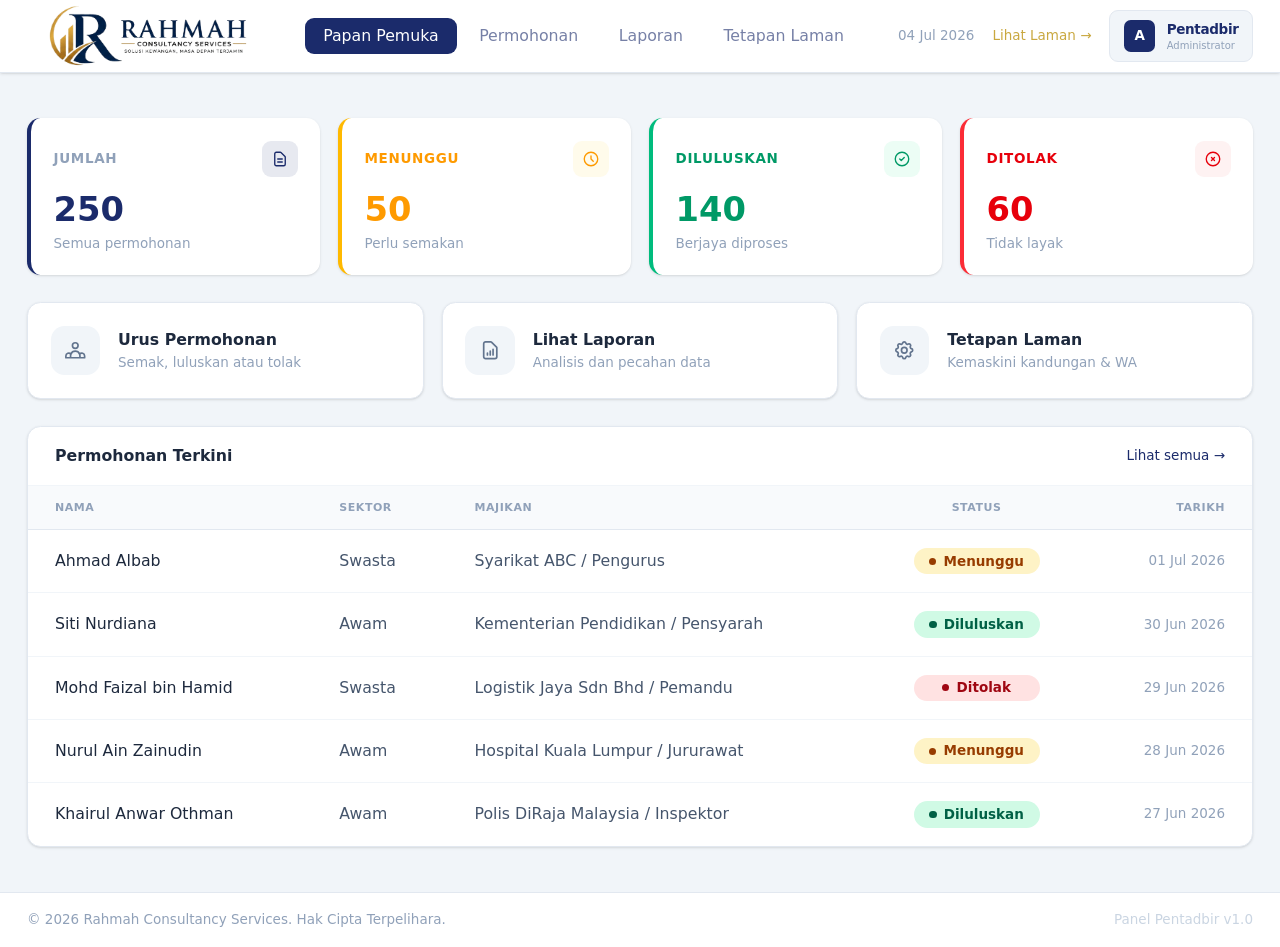
<file: admin/dashboard.html>
<!DOCTYPE html>
<html lang="ms">
<head>
    <meta charset="UTF-8">
    <meta name="viewport" content="width=device-width, initial-scale=1.0">
    <title>Papan Pemuka — Rahmah Consulting</title>
    <link rel="stylesheet" href="../assets/app-B74Mv5uI.css">
</head>
<body class="bg-slate-100 text-slate-900 font-sans antialiased min-h-screen flex flex-col">

<!-- Top Nav -->
<nav class="bg-white border-b border-slate-200 sticky top-0 z-50 shadow-sm">
    <div class="max-w-screen-xl mx-auto px-4 sm:px-6 flex items-center justify-between h-16 gap-3">
        <div class="flex-shrink-0">
            <a href="dashboard.html">
                <img src="../images/logo4.png" alt="Rahmah Consultancy Services" class="h-11 sm:h-30 w-auto">
            </a>
        </div>
        <div class="hidden md:flex items-center gap-1 flex-1 justify-center">
            <a href="dashboard.html"  class="px-4 py-1.5 rounded-lg text-sm font-medium transition bg-navy text-white">Papan Pemuka</a>
            <a href="permohonan.html" class="px-4 py-1.5 rounded-lg text-sm font-medium transition text-navy/60 hover:text-navy hover:bg-slate-100">Permohonan</a>
            <a href="laporan.html"    class="px-4 py-1.5 rounded-lg text-sm font-medium transition text-navy/60 hover:text-navy hover:bg-slate-100">Laporan</a>
            <a href="settings.html"   class="px-4 py-1.5 rounded-lg text-sm font-medium transition text-navy/60 hover:text-navy hover:bg-slate-100">Tetapan Laman</a>
        </div>
        <div class="flex items-center gap-2 sm:gap-4 flex-shrink-0">
            <span class="text-slate-400 text-xs hidden lg:block">04 Jul 2026</span>
            <a href="../index.html" target="_blank" class="text-gold hover:text-navy text-xs font-medium transition hidden lg:block">Lihat Laman →</a>
            <div class="flex items-center gap-2.5 bg-slate-100 hover:bg-slate-200 border border-slate-200 hover:border-slate-300 transition-all duration-150 rounded-lg px-2 sm:px-3 py-1.5 sm:py-2 cursor-pointer select-none group">
                <div class="w-7 h-7 rounded-md bg-navy flex items-center justify-center text-white text-xs font-black shrink-0">A</div>
                <div class="hidden sm:flex flex-col leading-none gap-0.5">
                    <span class="text-navy text-xs font-semibold tracking-tight">Pentadbir</span>
                    <span class="text-slate-400 text-[10px]">Administrator</span>
                </div>
            </div>
            <button type="button" onclick="toggleAdminMenu()" aria-label="Menu"
                    class="md:hidden w-9 h-9 flex items-center justify-center rounded-lg border border-slate-200 text-navy hover:bg-slate-100 transition">
                <svg id="admin-menu-open" class="w-5 h-5" fill="none" viewBox="0 0 24 24" stroke="currentColor" stroke-width="2"><path stroke-linecap="round" stroke-linejoin="round" d="M4 6h16M4 12h16M4 18h16"/></svg>
                <svg id="admin-menu-close" class="w-5 h-5 hidden" fill="none" viewBox="0 0 24 24" stroke="currentColor" stroke-width="2"><path stroke-linecap="round" stroke-linejoin="round" d="M6 18L18 6M6 6l12 12"/></svg>
            </button>
        </div>
    </div>
    <div id="admin-mobile-menu" class="md:hidden hidden border-t border-slate-100 bg-white px-4 py-3 space-y-1">
        <a href="dashboard.html"  class="block px-4 py-2.5 rounded-lg text-sm font-medium bg-navy text-white">Papan Pemuka</a>
        <a href="permohonan.html" class="block px-4 py-2.5 rounded-lg text-sm font-medium text-navy/70 hover:bg-slate-100">Permohonan</a>
        <a href="laporan.html"    class="block px-4 py-2.5 rounded-lg text-sm font-medium text-navy/70 hover:bg-slate-100">Laporan</a>
        <a href="settings.html"   class="block px-4 py-2.5 rounded-lg text-sm font-medium text-navy/70 hover:bg-slate-100">Tetapan Laman</a>
        <div class="flex items-center justify-between pt-3 mt-2 border-t border-slate-100 px-1">
            <span class="text-slate-400 text-xs">04 Jul 2026</span>
            <a href="../index.html" target="_blank" class="text-gold hover:text-navy text-xs font-medium transition">Lihat Laman →</a>
        </div>
    </div>
</nav>
<script>
function toggleAdminMenu() {
    document.getElementById('admin-mobile-menu').classList.toggle('hidden');
    document.getElementById('admin-menu-open').classList.toggle('hidden');
    document.getElementById('admin-menu-close').classList.toggle('hidden');
}
</script>

<!-- Page content -->
<main class="flex-1 w-full py-6 sm:py-10">
    <div class="max-w-screen-xl mx-auto px-4 sm:px-6">

        <!-- Stats cards -->
        <div class="grid grid-cols-2 lg:grid-cols-4 gap-4 mb-6">
            <div class="rounded-xl p-5 shadow-sm border-l-4 border-navy bg-white">
                <div class="flex items-center justify-between mb-3">
                    <p class="text-xs font-semibold text-slate-400 uppercase tracking-wider">Jumlah</p>
                    <div class="w-8 h-8 rounded-lg bg-navy/10 flex items-center justify-center">
                        <svg class="w-4 h-4 text-navy" fill="none" viewBox="0 0 24 24" stroke="currentColor" stroke-width="1.8"><path stroke-linecap="round" stroke-linejoin="round" d="M9 12h6m-6 4h6m2 5H7a2 2 0 01-2-2V5a2 2 0 012-2h5.586a1 1 0 01.707.293l5.414 5.414a1 1 0 01.293.707V19a2 2 0 01-2 2z"/></svg>
                    </div>
                </div>
                <p class="text-3xl font-bold text-navy">250</p>
                <p class="text-xs text-slate-400 mt-1">Semua permohonan</p>
            </div>
            <div class="rounded-xl p-5 shadow-sm border-l-4 border-amber-400 bg-white">
                <div class="flex items-center justify-between mb-3">
                    <p class="text-xs font-semibold text-amber-500 uppercase tracking-wider">Menunggu</p>
                    <div class="w-8 h-8 rounded-lg bg-amber-50 flex items-center justify-center">
                        <svg class="w-4 h-4 text-amber-500" fill="none" viewBox="0 0 24 24" stroke="currentColor" stroke-width="1.8"><path stroke-linecap="round" stroke-linejoin="round" d="M12 8v4l3 3m6-3a9 9 0 11-18 0 9 9 0 0118 0z"/></svg>
                    </div>
                </div>
                <p class="text-3xl font-bold text-amber-500">50</p>
                <p class="text-xs text-slate-400 mt-1">Perlu semakan</p>
            </div>
            <div class="rounded-xl p-5 shadow-sm border-l-4 border-emerald-500 bg-white">
                <div class="flex items-center justify-between mb-3">
                    <p class="text-xs font-semibold text-emerald-600 uppercase tracking-wider">Diluluskan</p>
                    <div class="w-8 h-8 rounded-lg bg-emerald-50 flex items-center justify-center">
                        <svg class="w-4 h-4 text-emerald-600" fill="none" viewBox="0 0 24 24" stroke="currentColor" stroke-width="1.8"><path stroke-linecap="round" stroke-linejoin="round" d="M9 12l2 2 4-4m6 2a9 9 0 11-18 0 9 9 0 0118 0z"/></svg>
                    </div>
                </div>
                <p class="text-3xl font-bold text-emerald-600">140</p>
                <p class="text-xs text-slate-400 mt-1">Berjaya diproses</p>
            </div>
            <div class="rounded-xl p-5 shadow-sm border-l-4 border-red-500 bg-white">
                <div class="flex items-center justify-between mb-3">
                    <p class="text-xs font-semibold text-red-600 uppercase tracking-wider">Ditolak</p>
                    <div class="w-8 h-8 rounded-lg bg-red-50 flex items-center justify-center">
                        <svg class="w-4 h-4 text-red-600" fill="none" viewBox="0 0 24 24" stroke="currentColor" stroke-width="1.8"><path stroke-linecap="round" stroke-linejoin="round" d="M10 14l2-2m0 0l2-2m-2 2l-2-2m2 2l2 2m7-2a9 9 0 11-18 0 9 9 0 0118 0z"/></svg>
                    </div>
                </div>
                <p class="text-3xl font-bold text-red-600">60</p>
                <p class="text-xs text-slate-400 mt-1">Tidak layak</p>
            </div>
        </div>

        <!-- Quick actions -->
        <div class="grid grid-cols-1 lg:grid-cols-3 gap-4 mb-6">
            <a href="permohonan.html" class="bg-white rounded-xl p-5 border border-slate-200 shadow-sm hover:border-navy/30 hover:shadow-md transition group flex items-center gap-4">
                <div class="w-11 h-11 rounded-xl bg-slate-100 flex items-center justify-center group-hover:bg-navy/8 transition">
                    <svg class="w-5 h-5 text-slate-500 group-hover:text-navy transition" fill="none" viewBox="0 0 24 24" stroke="currentColor" stroke-width="1.8"><path stroke-linecap="round" stroke-linejoin="round" d="M17 20h5v-2a3 3 0 00-5.356-1.857M17 20H7m10 0v-2c0-.656-.126-1.283-.356-1.857M7 20H2v-2a3 3 0 015.356-1.857M7 20v-2c0-.656.126-1.283.356-1.857m0 0a5.002 5.002 0 019.288 0M15 7a3 3 0 11-6 0 3 3 0 016 0z"/></svg>
                </div>
                <div>
                    <p class="font-semibold text-slate-800 text-sm">Urus Permohonan</p>
                    <p class="text-xs text-slate-400 mt-0.5">Semak, luluskan atau tolak</p>
                </div>
            </a>
            <a href="laporan.html" class="bg-white rounded-xl p-5 border border-slate-200 shadow-sm hover:border-navy/30 hover:shadow-md transition group flex items-center gap-4">
                <div class="w-11 h-11 rounded-xl bg-slate-100 flex items-center justify-center group-hover:bg-navy/8 transition">
                    <svg class="w-5 h-5 text-slate-500 group-hover:text-navy transition" fill="none" viewBox="0 0 24 24" stroke="currentColor" stroke-width="1.8"><path stroke-linecap="round" stroke-linejoin="round" d="M9 17v-2m3 2v-4m3 4v-6m2 10H7a2 2 0 01-2-2V5a2 2 0 012-2h5.586a1 1 0 01.707.293l5.414 5.414a1 1 0 01.293.707V19a2 2 0 01-2 2z"/></svg>
                </div>
                <div>
                    <p class="font-semibold text-slate-800 text-sm">Lihat Laporan</p>
                    <p class="text-xs text-slate-400 mt-0.5">Analisis dan pecahan data</p>
                </div>
            </a>
            <a href="settings.html" class="bg-white rounded-xl p-5 border border-slate-200 shadow-sm hover:border-navy/30 hover:shadow-md transition group flex items-center gap-4">
                <div class="w-11 h-11 rounded-xl bg-slate-100 flex items-center justify-center group-hover:bg-navy/8 transition">
                    <svg class="w-5 h-5 text-slate-500 group-hover:text-navy transition" fill="none" viewBox="0 0 24 24" stroke="currentColor" stroke-width="1.8"><path stroke-linecap="round" stroke-linejoin="round" d="M10.325 4.317c.426-1.756 2.924-1.756 3.35 0a1.724 1.724 0 002.573 1.066c1.543-.94 3.31.826 2.37 2.37a1.724 1.724 0 001.065 2.572c1.756.426 1.756 2.924 0 3.35a1.724 1.724 0 00-1.066 2.573c.94 1.543-.826 3.31-2.37 2.37a1.724 1.724 0 00-2.572 1.065c-.426 1.756-2.924 1.756-3.35 0a1.724 1.724 0 00-2.573-1.066c-1.543.94-3.31-.826-2.37-2.37a1.724 1.724 0 00-1.065-2.572c-1.756-.426-1.756-2.924 0-3.35a1.724 1.724 0 001.066-2.573c-.94-1.543.826-3.31 2.37-2.37.996.608 2.296.07 2.572-1.065z"/><path stroke-linecap="round" stroke-linejoin="round" d="M15 12a3 3 0 11-6 0 3 3 0 016 0z"/></svg>
                </div>
                <div>
                    <p class="font-semibold text-slate-800 text-sm">Tetapan Laman</p>
                    <p class="text-xs text-slate-400 mt-0.5">Kemaskini kandungan & WA</p>
                </div>
            </a>
        </div>

        <!-- Recent applications -->
        <div class="bg-white rounded-xl border border-slate-200 shadow-sm overflow-hidden">
            <div class="px-6 py-4 border-b border-slate-100 flex items-center justify-between">
                <h2 class="font-semibold text-slate-800 text-sm">Permohonan Terkini</h2>
                <a href="permohonan.html" class="text-xs text-navy hover:text-gold font-medium transition">Lihat semua →</a>
            </div>
            <div class="overflow-x-auto">
                <table class="stack-table w-full text-sm min-w-[640px]">
                    <thead>
                        <tr class="bg-slate-50 border-b border-slate-200 text-[11px] font-semibold text-slate-400 uppercase tracking-wider">
                            <th class="px-6 py-3 text-left">Nama</th>
                            <th class="px-6 py-3 text-left">Sektor</th>
                            <th class="px-6 py-3 text-left">Majikan</th>
                            <th class="px-6 py-3 text-center">Status</th>
                            <th class="px-6 py-3 text-right">Tarikh</th>
                        </tr>
                    </thead>
                    <tbody class="divide-y divide-slate-100">
                        <tr class="hover:bg-slate-50/70 transition">
                            <td class="px-6 py-4 font-medium text-slate-800 cell-title">Ahmad Albab</td>
                            <td class="px-6 py-4 text-slate-600" data-label="Sektor">Swasta</td>
                            <td class="px-6 py-4 text-slate-600" data-label="Majikan">Syarikat ABC / Pengurus</td>
                            <td class="px-6 py-4 text-center" data-label="Status"><span class="status-badge bg-amber-100 text-amber-800 border-amber-300"><span class="dot"></span>Menunggu</span></td>
                            <td class="px-6 py-4 text-right text-slate-400 text-xs whitespace-nowrap" data-label="Tarikh">01 Jul 2026</td>
                        </tr>
                        <tr class="hover:bg-slate-50/70 transition">
                            <td class="px-6 py-4 font-medium text-slate-800 cell-title">Siti Nurdiana</td>
                            <td class="px-6 py-4 text-slate-600" data-label="Sektor">Awam</td>
                            <td class="px-6 py-4 text-slate-600" data-label="Majikan">Kementerian Pendidikan / Pensyarah</td>
                            <td class="px-6 py-4 text-center" data-label="Status"><span class="status-badge bg-emerald-100 text-emerald-800 border-emerald-300"><span class="dot"></span>Diluluskan</span></td>
                            <td class="px-6 py-4 text-right text-slate-400 text-xs whitespace-nowrap" data-label="Tarikh">30 Jun 2026</td>
                        </tr>
                        <tr class="hover:bg-slate-50/70 transition">
                            <td class="px-6 py-4 font-medium text-slate-800 cell-title">Mohd Faizal bin Hamid</td>
                            <td class="px-6 py-4 text-slate-600" data-label="Sektor">Swasta</td>
                            <td class="px-6 py-4 text-slate-600" data-label="Majikan">Logistik Jaya Sdn Bhd / Pemandu</td>
                            <td class="px-6 py-4 text-center" data-label="Status"><span class="status-badge bg-red-100 text-red-800 border-red-300"><span class="dot"></span>Ditolak</span></td>
                            <td class="px-6 py-4 text-right text-slate-400 text-xs whitespace-nowrap" data-label="Tarikh">29 Jun 2026</td>
                        </tr>
                        <tr class="hover:bg-slate-50/70 transition">
                            <td class="px-6 py-4 font-medium text-slate-800 cell-title">Nurul Ain Zainudin</td>
                            <td class="px-6 py-4 text-slate-600" data-label="Sektor">Awam</td>
                            <td class="px-6 py-4 text-slate-600" data-label="Majikan">Hospital Kuala Lumpur / Jururawat</td>
                            <td class="px-6 py-4 text-center" data-label="Status"><span class="status-badge bg-amber-100 text-amber-800 border-amber-300"><span class="dot"></span>Menunggu</span></td>
                            <td class="px-6 py-4 text-right text-slate-400 text-xs whitespace-nowrap" data-label="Tarikh">28 Jun 2026</td>
                        </tr>
                        <tr class="hover:bg-slate-50/70 transition">
                            <td class="px-6 py-4 font-medium text-slate-800 cell-title">Khairul Anwar Othman</td>
                            <td class="px-6 py-4 text-slate-600" data-label="Sektor">Awam</td>
                            <td class="px-6 py-4 text-slate-600" data-label="Majikan">Polis DiRaja Malaysia / Inspektor</td>
                            <td class="px-6 py-4 text-center" data-label="Status"><span class="status-badge bg-emerald-100 text-emerald-800 border-emerald-300"><span class="dot"></span>Diluluskan</span></td>
                            <td class="px-6 py-4 text-right text-slate-400 text-xs whitespace-nowrap" data-label="Tarikh">27 Jun 2026</td>
                        </tr>
                    </tbody>
                </table>
            </div>
        </div>

    </div>
</main>

<!-- Footer -->
<footer class="border-t border-slate-200 bg-white">
    <div class="max-w-screen-xl mx-auto px-4 sm:px-6 py-4 flex items-center justify-between gap-3">
        <p class="text-xs text-slate-400">© 2026 Rahmah Consultancy Services. Hak Cipta Terpelihara.</p>
        <p class="text-xs text-slate-300">Panel Pentadbir v1.0</p>
    </div>
</footer>

<script src="../assets/app-CIomGrQN.js" defer></script>
</body>
</html>
</file>
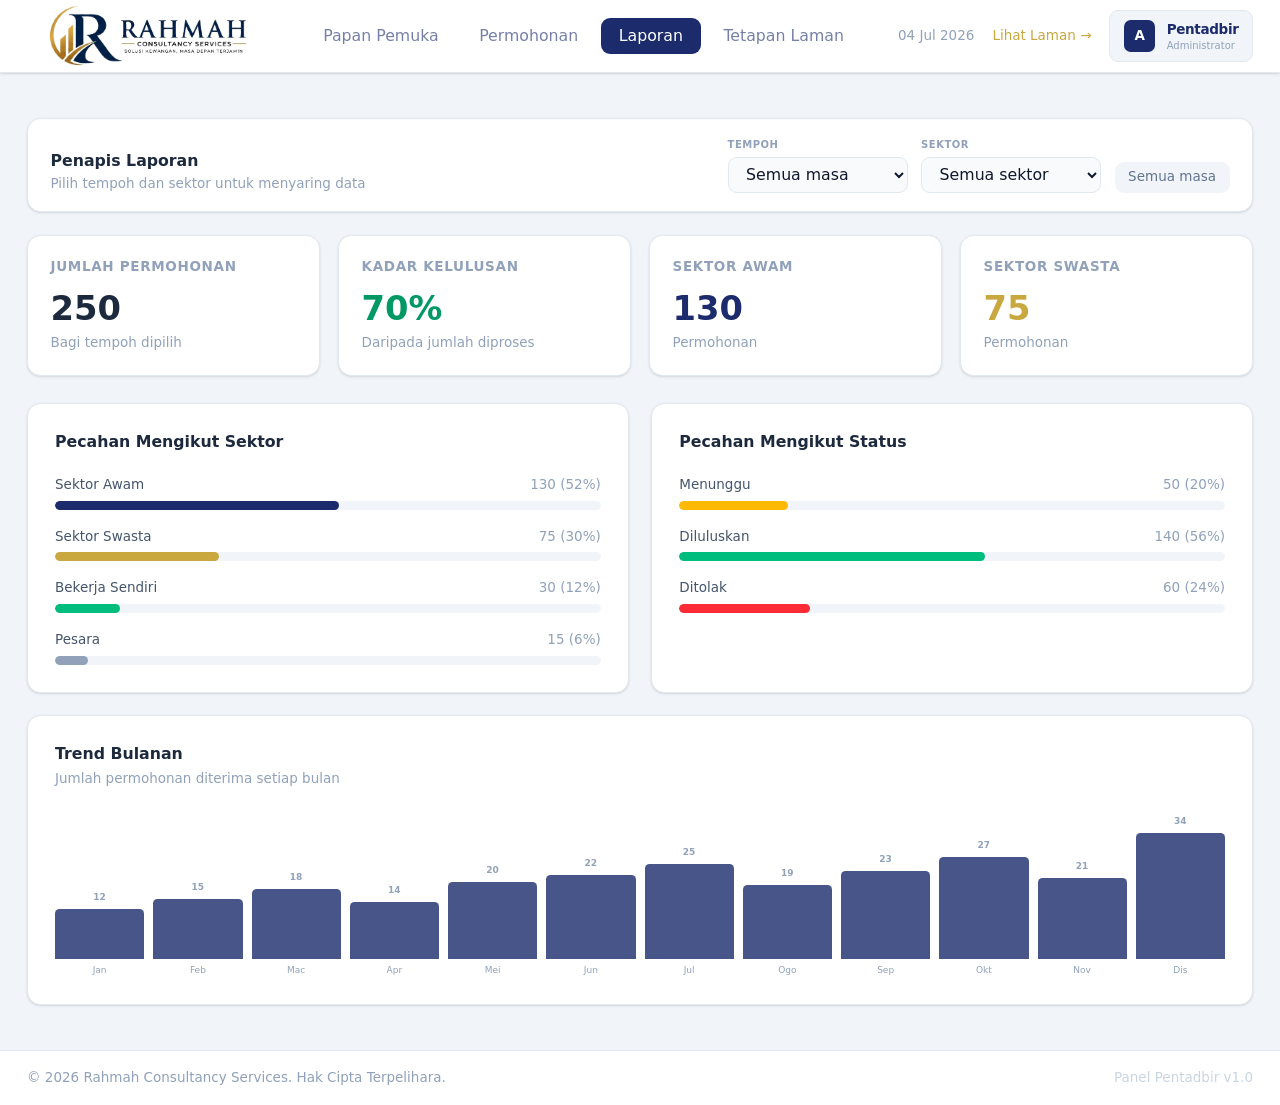
<file: admin/laporan.html>
<!DOCTYPE html>
<html lang="ms">
<head>
    <meta charset="UTF-8">
    <meta name="viewport" content="width=device-width, initial-scale=1.0">
    <title>Laporan — Rahmah Consulting</title>
    <link rel="stylesheet" href="../assets/app-B74Mv5uI.css">
</head>
<body class="bg-slate-100 text-slate-900 font-sans antialiased min-h-screen flex flex-col">

<!-- Top Nav -->
<nav class="bg-white border-b border-slate-200 sticky top-0 z-50 shadow-sm">
    <div class="max-w-screen-xl mx-auto px-4 sm:px-6 flex items-center justify-between h-16 gap-3">
        <div class="flex-shrink-0">
            <a href="dashboard.html"><img src="../images/logo4.png" alt="Rahmah Consultancy Services" class="h-11 sm:h-30 w-auto"></a>
        </div>
        <div class="hidden md:flex items-center gap-1 flex-1 justify-center">
            <a href="dashboard.html"  class="px-4 py-1.5 rounded-lg text-sm font-medium transition text-navy/60 hover:text-navy hover:bg-slate-100">Papan Pemuka</a>
            <a href="permohonan.html" class="px-4 py-1.5 rounded-lg text-sm font-medium transition text-navy/60 hover:text-navy hover:bg-slate-100">Permohonan</a>
            <a href="laporan.html"    class="px-4 py-1.5 rounded-lg text-sm font-medium transition bg-navy text-white">Laporan</a>
            <a href="settings.html"   class="px-4 py-1.5 rounded-lg text-sm font-medium transition text-navy/60 hover:text-navy hover:bg-slate-100">Tetapan Laman</a>
        </div>
        <div class="flex items-center gap-2 sm:gap-4 flex-shrink-0">
            <span class="text-slate-400 text-xs hidden lg:block">04 Jul 2026</span>
            <a href="../index.html" target="_blank" class="text-gold hover:text-navy text-xs font-medium transition hidden lg:block">Lihat Laman →</a>
            <div class="flex items-center gap-2.5 bg-slate-100 border border-slate-200 rounded-lg px-2 sm:px-3 py-1.5 sm:py-2 cursor-pointer select-none">
                <div class="w-7 h-7 rounded-md bg-navy flex items-center justify-center text-white text-xs font-black shrink-0">A</div>
                <div class="hidden sm:flex flex-col leading-none gap-0.5">
                    <span class="text-navy text-xs font-semibold tracking-tight">Pentadbir</span>
                    <span class="text-slate-400 text-[10px]">Administrator</span>
                </div>
            </div>
            <button type="button" onclick="toggleAdminMenu()" class="md:hidden w-9 h-9 flex items-center justify-center rounded-lg border border-slate-200 text-navy hover:bg-slate-100 transition">
                <svg id="admin-menu-open" class="w-5 h-5" fill="none" viewBox="0 0 24 24" stroke="currentColor" stroke-width="2"><path stroke-linecap="round" stroke-linejoin="round" d="M4 6h16M4 12h16M4 18h16"/></svg>
                <svg id="admin-menu-close" class="w-5 h-5 hidden" fill="none" viewBox="0 0 24 24" stroke="currentColor" stroke-width="2"><path stroke-linecap="round" stroke-linejoin="round" d="M6 18L18 6M6 6l12 12"/></svg>
            </button>
        </div>
    </div>
    <div id="admin-mobile-menu" class="md:hidden hidden border-t border-slate-100 bg-white px-4 py-3 space-y-1">
        <a href="dashboard.html"  class="block px-4 py-2.5 rounded-lg text-sm font-medium text-navy/70 hover:bg-slate-100">Papan Pemuka</a>
        <a href="permohonan.html" class="block px-4 py-2.5 rounded-lg text-sm font-medium text-navy/70 hover:bg-slate-100">Permohonan</a>
        <a href="laporan.html"    class="block px-4 py-2.5 rounded-lg text-sm font-medium bg-navy text-white">Laporan</a>
        <a href="settings.html"   class="block px-4 py-2.5 rounded-lg text-sm font-medium text-navy/70 hover:bg-slate-100">Tetapan Laman</a>
    </div>
</nav>
<script>
function toggleAdminMenu() {
    document.getElementById('admin-mobile-menu').classList.toggle('hidden');
    document.getElementById('admin-menu-open').classList.toggle('hidden');
    document.getElementById('admin-menu-close').classList.toggle('hidden');
}
</script>

<main class="flex-1 w-full py-6 sm:py-10">
    <div class="max-w-screen-xl mx-auto px-4 sm:px-6">

        <!-- Filter toolbar -->
        <div class="bg-white rounded-xl border border-slate-200 shadow-sm px-5 py-4 mb-5">
            <div class="flex flex-col sm:flex-row sm:items-end gap-4">
                <div class="flex-1">
                    <h2 class="font-semibold text-slate-800 text-sm mb-0.5">Penapis Laporan</h2>
                    <p class="text-xs text-slate-400">Pilih tempoh dan sektor untuk menyaring data</p>
                </div>
                <div class="flex flex-wrap gap-3">
                    <div class="flex flex-col gap-1">
                        <label class="text-[10px] font-semibold text-slate-400 uppercase tracking-wider">Tempoh</label>
                        <select id="filter-tempoh" onchange="renderReport()" class="text-sm border border-slate-200 rounded-lg px-3 py-1.5 w-40 focus:outline-none focus:ring-2 focus:ring-navy/20 focus:border-navy transition bg-slate-50">
                            <option value="all">Semua masa</option>
                            <option value="year">Tahun ini</option>
                            <option value="q">3 bulan lepas</option>
                            <option value="month">Bulan ini</option>
                        </select>
                    </div>
                    <div class="flex flex-col gap-1">
                        <label class="text-[10px] font-semibold text-slate-400 uppercase tracking-wider">Sektor</label>
                        <select id="filter-sektor" onchange="renderReport()" class="text-sm border border-slate-200 rounded-lg px-3 py-1.5 w-40 focus:outline-none focus:ring-2 focus:ring-navy/20 focus:border-navy transition bg-slate-50">
                            <option value="all">Semua sektor</option>
                            <option value="awam">Sektor Awam</option>
                            <option value="swasta">Sektor Swasta</option>
                            <option value="sendiri">Bekerja Sendiri</option>
                            <option value="pesara">Pesara</option>
                        </select>
                    </div>
                    <div class="flex flex-col justify-end">
                        <span id="report-range" class="text-xs text-slate-500 bg-slate-100 px-3 py-1.5 rounded-lg font-medium whitespace-nowrap">Semua masa</span>
                    </div>
                </div>
            </div>
        </div>

        <!-- Summary cards -->
        <div class="grid grid-cols-2 lg:grid-cols-4 gap-4 mb-6">
            <div class="bg-white rounded-xl p-5 border border-slate-200 shadow-sm">
                <p class="text-xs font-semibold text-slate-400 uppercase tracking-wider mb-3">Jumlah Permohonan</p>
                <p id="sum-total" class="text-3xl font-bold text-slate-800">0</p>
                <p class="text-xs text-slate-400 mt-1">Bagi tempoh dipilih</p>
            </div>
            <div class="bg-white rounded-xl p-5 border border-slate-200 shadow-sm">
                <p class="text-xs font-semibold text-slate-400 uppercase tracking-wider mb-3">Kadar Kelulusan</p>
                <p id="sum-rate" class="text-3xl font-bold text-emerald-600">0%</p>
                <p class="text-xs text-slate-400 mt-1">Daripada jumlah diproses</p>
            </div>
            <div class="bg-white rounded-xl p-5 border border-slate-200 shadow-sm">
                <p class="text-xs font-semibold text-slate-400 uppercase tracking-wider mb-3">Sektor Awam</p>
                <p id="sum-awam" class="text-3xl font-bold text-navy">0</p>
                <p class="text-xs text-slate-400 mt-1">Permohonan</p>
            </div>
            <div class="bg-white rounded-xl p-5 border border-slate-200 shadow-sm">
                <p class="text-xs font-semibold text-slate-400 uppercase tracking-wider mb-3">Sektor Swasta</p>
                <p id="sum-swasta" class="text-3xl font-bold text-gold">0</p>
                <p class="text-xs text-slate-400 mt-1">Permohonan</p>
            </div>
        </div>

        <!-- Breakdown -->
        <div class="grid grid-cols-1 lg:grid-cols-2 gap-5 mb-5">
            <div class="bg-white rounded-xl border border-slate-200 shadow-sm p-6">
                <div class="flex items-center justify-between mb-5">
                    <h3 class="font-semibold text-slate-800 text-sm">Pecahan Mengikut Sektor</h3>
                    <span id="sector-note" class="text-[10px] font-medium text-navy bg-navy/5 px-2 py-1 rounded-md hidden"></span>
                </div>
                <div id="sector-bars" class="space-y-4"></div>
            </div>
            <div class="bg-white rounded-xl border border-slate-200 shadow-sm p-6">
                <h3 class="font-semibold text-slate-800 text-sm mb-5">Pecahan Mengikut Status</h3>
                <div id="status-bars" class="space-y-4"></div>
            </div>
        </div>

        <!-- Monthly trend -->
        <div class="bg-white rounded-xl border border-slate-200 shadow-sm p-6">
            <h3 class="font-semibold text-slate-800 text-sm mb-1">Trend Bulanan</h3>
            <p class="text-xs text-slate-400 mb-6">Jumlah permohonan diterima setiap bulan</p>
            <div id="monthly-bars" class="h-36 flex items-end gap-2"></div>
        </div>

    </div>
</main>

<footer class="border-t border-slate-200 bg-white">
    <div class="max-w-screen-xl mx-auto px-4 sm:px-6 py-4 flex items-center justify-between gap-3">
        <p class="text-xs text-slate-400">© 2026 Rahmah Consultancy Services. Hak Cipta Terpelihara.</p>
        <p class="text-xs text-slate-300">Panel Pentadbir v1.0</p>
    </div>
</footer>

<script>
const DATA = {
    all:   { label:'Semua masa',    total:250, sectors:{awam:130,swasta:75,sendiri:30,pesara:15}, status:{menunggu:50,diluluskan:140,ditolak:60},  monthly:[12,15,18,14,20,22,25,19,23,27,21,34] },
    year:  { label:'Tahun ini',     total:168, sectors:{awam:88,swasta:50,sendiri:20,pesara:10},  status:{menunggu:34,diluluskan:95,ditolak:39},   monthly:[10,12,14,11,16,18,20,15,19,14,11,8]  },
    q:     { label:'3 bulan lepas', total:63,  sectors:{awam:33,swasta:18,sendiri:8,pesara:4},    status:{menunggu:14,diluluskan:34,ditolak:15},   monthly:[0,0,0,0,0,0,0,0,0,19,21,23]          },
    month: { label:'Bulan ini',     total:23,  sectors:{awam:12,swasta:7,sendiri:3,pesara:1},     status:{menunggu:9,diluluskan:10,ditolak:4},     monthly:[0,0,0,0,0,0,0,0,0,0,0,23]            },
};
const SECTORS  = [{key:'awam',name:'Sektor Awam',color:'bg-navy'},{key:'swasta',name:'Sektor Swasta',color:'bg-gold'},{key:'sendiri',name:'Bekerja Sendiri',color:'bg-emerald-500'},{key:'pesara',name:'Pesara',color:'bg-slate-400'}];
const STATUSES = [{key:'menunggu',name:'Menunggu',color:'bg-amber-400'},{key:'diluluskan',name:'Diluluskan',color:'bg-emerald-500'},{key:'ditolak',name:'Ditolak',color:'bg-red-500'}];
const MONTHS   = ['Jan','Feb','Mac','Apr','Mei','Jun','Jul','Ogo','Sep','Okt','Nov','Dis'];
const pct = (n,t) => t ? Math.round(n/t*100) : 0;
const fmt = n => n.toLocaleString('en-US');

function barRow(name,count,percent,color,dimmed) {
    return `<div class="${dimmed?'opacity-30':''} transition-opacity duration-300">
        <div class="flex justify-between text-xs text-slate-600 mb-1.5"><span class="font-medium">${name}</span><span class="text-slate-400">${fmt(count)} (${percent}%)</span></div>
        <div class="h-2 bg-slate-100 rounded-full overflow-hidden"><div class="${color} h-full rounded-full transition-all duration-500" style="width:${percent}%"></div></div>
    </div>`;
}

function renderReport() {
    const period = document.getElementById('filter-tempoh').value;
    const sektor = document.getElementById('filter-sektor').value;
    const d = DATA[period] || DATA.all;
    const processed = d.status.diluluskan + d.status.ditolak;
    const rate = processed ? Math.round(d.status.diluluskan/processed*100) : 0;
    document.getElementById('sum-total').textContent  = fmt(d.total);
    document.getElementById('sum-rate').textContent   = rate+'%';
    document.getElementById('sum-awam').textContent   = fmt(d.sectors.awam);
    document.getElementById('sum-swasta').textContent = fmt(d.sectors.swasta);
    document.getElementById('report-range').textContent = d.label;
    document.getElementById('sector-bars').innerHTML = SECTORS.map(s => barRow(s.name,d.sectors[s.key],pct(d.sectors[s.key],d.total),s.color,sektor!=='all'&&sektor!==s.key)).join('');
    const note = document.getElementById('sector-note');
    if (sektor !== 'all') { const sel = SECTORS.find(s=>s.key===sektor); note.textContent='Menyaring: '+sel.name; note.classList.remove('hidden'); }
    else { note.classList.add('hidden'); }
    document.getElementById('status-bars').innerHTML = STATUSES.map(s => barRow(s.name,d.status[s.key],pct(d.status[s.key],d.total),s.color,false)).join('');
    const max = Math.max(...d.monthly,1);
    document.getElementById('monthly-bars').innerHTML = d.monthly.map((v,i) => {
        const h = v===0?4:Math.round(v/max*118)+8;
        const barColor = v===0?'bg-slate-100':'bg-navy/80 hover:bg-navy';
        return `<div class="flex-1 flex flex-col items-center gap-1"><span class="text-[9px] font-semibold text-slate-400">${v||''}</span><div class="w-full rounded-t ${barColor} transition-all duration-500" style="height:${h}px" title="${MONTHS[i]}: ${v}"></div><span class="text-[9px] text-slate-400">${MONTHS[i]}</span></div>`;
    }).join('');
}
document.addEventListener('DOMContentLoaded', renderReport);
</script>
<script src="../assets/app-CIomGrQN.js" defer></script>
</body>
</html>
</file>
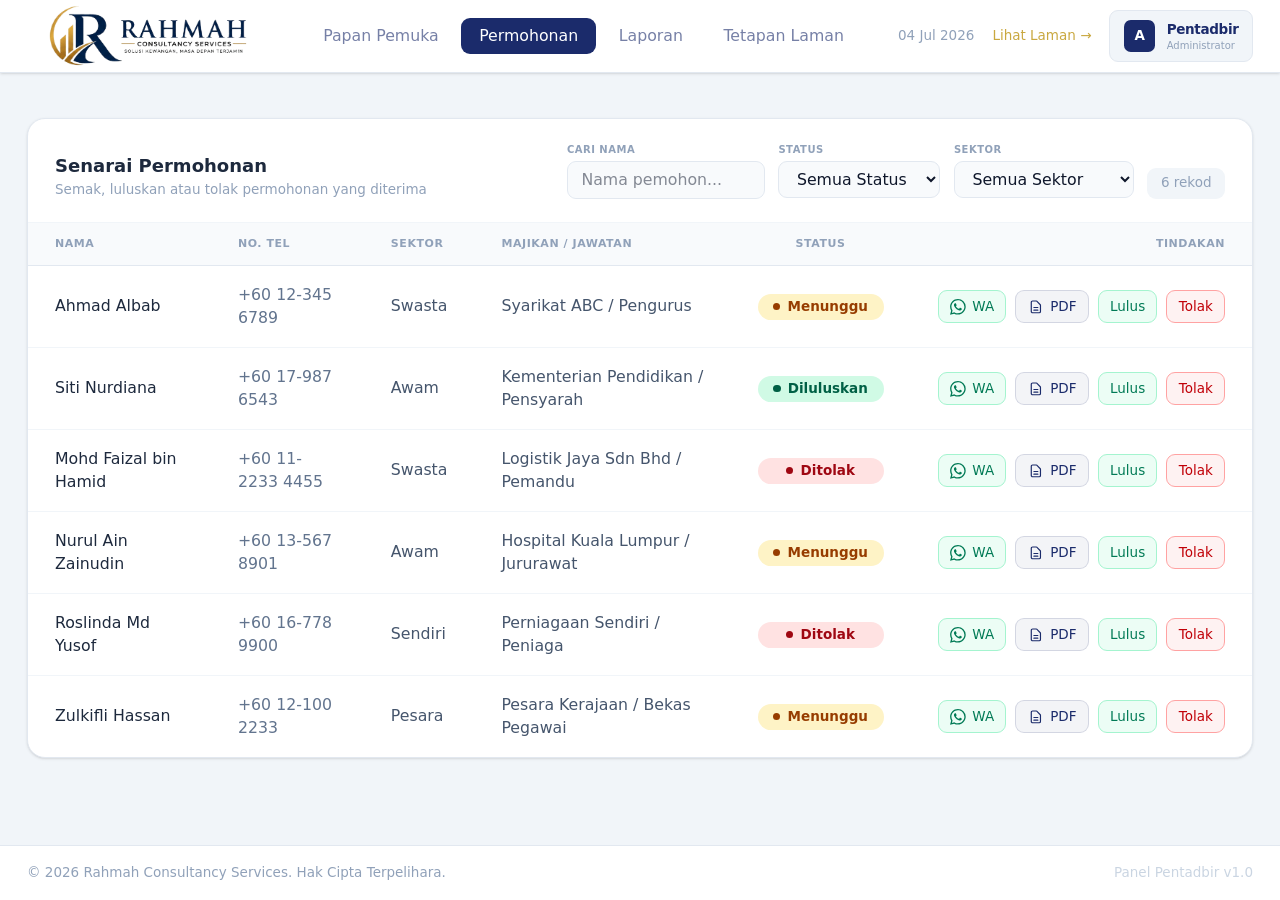
<file: admin/permohonan.html>
<!DOCTYPE html>
<html lang="ms">
<head>
    <meta charset="UTF-8">
    <meta name="viewport" content="width=device-width, initial-scale=1.0">
    <title>Permohonan — Rahmah Consulting</title>
    <link rel="stylesheet" href="../assets/app-B74Mv5uI.css">
</head>
<body class="bg-slate-100 text-slate-900 font-sans antialiased min-h-screen flex flex-col">

<!-- Top Nav -->
<nav class="bg-white border-b border-slate-200 sticky top-0 z-50 shadow-sm">
    <div class="max-w-screen-xl mx-auto px-4 sm:px-6 flex items-center justify-between h-16 gap-3">
        <div class="flex-shrink-0">
            <a href="dashboard.html">
                <img src="../images/logo4.png" alt="Rahmah Consultancy Services" class="h-11 sm:h-30 w-auto">
            </a>
        </div>
        <div class="hidden md:flex items-center gap-1 flex-1 justify-center">
            <a href="dashboard.html"  class="px-4 py-1.5 rounded-lg text-sm font-medium transition text-navy/60 hover:text-navy hover:bg-slate-100">Papan Pemuka</a>
            <a href="permohonan.html" class="px-4 py-1.5 rounded-lg text-sm font-medium transition bg-navy text-white">Permohonan</a>
            <a href="laporan.html"    class="px-4 py-1.5 rounded-lg text-sm font-medium transition text-navy/60 hover:text-navy hover:bg-slate-100">Laporan</a>
            <a href="settings.html"   class="px-4 py-1.5 rounded-lg text-sm font-medium transition text-navy/60 hover:text-navy hover:bg-slate-100">Tetapan Laman</a>
        </div>
        <div class="flex items-center gap-2 sm:gap-4 flex-shrink-0">
            <span class="text-slate-400 text-xs hidden lg:block">04 Jul 2026</span>
            <a href="../index.html" target="_blank" class="text-gold hover:text-navy text-xs font-medium transition hidden lg:block">Lihat Laman →</a>
            <div class="flex items-center gap-2.5 bg-slate-100 hover:bg-slate-200 border border-slate-200 transition-all duration-150 rounded-lg px-2 sm:px-3 py-1.5 sm:py-2 cursor-pointer select-none">
                <div class="w-7 h-7 rounded-md bg-navy flex items-center justify-center text-white text-xs font-black shrink-0">A</div>
                <div class="hidden sm:flex flex-col leading-none gap-0.5">
                    <span class="text-navy text-xs font-semibold tracking-tight">Pentadbir</span>
                    <span class="text-slate-400 text-[10px]">Administrator</span>
                </div>
            </div>
            <button type="button" onclick="toggleAdminMenu()" class="md:hidden w-9 h-9 flex items-center justify-center rounded-lg border border-slate-200 text-navy hover:bg-slate-100 transition">
                <svg id="admin-menu-open" class="w-5 h-5" fill="none" viewBox="0 0 24 24" stroke="currentColor" stroke-width="2"><path stroke-linecap="round" stroke-linejoin="round" d="M4 6h16M4 12h16M4 18h16"/></svg>
                <svg id="admin-menu-close" class="w-5 h-5 hidden" fill="none" viewBox="0 0 24 24" stroke="currentColor" stroke-width="2"><path stroke-linecap="round" stroke-linejoin="round" d="M6 18L18 6M6 6l12 12"/></svg>
            </button>
        </div>
    </div>
    <div id="admin-mobile-menu" class="md:hidden hidden border-t border-slate-100 bg-white px-4 py-3 space-y-1">
        <a href="dashboard.html"  class="block px-4 py-2.5 rounded-lg text-sm font-medium text-navy/70 hover:bg-slate-100">Papan Pemuka</a>
        <a href="permohonan.html" class="block px-4 py-2.5 rounded-lg text-sm font-medium bg-navy text-white">Permohonan</a>
        <a href="laporan.html"    class="block px-4 py-2.5 rounded-lg text-sm font-medium text-navy/70 hover:bg-slate-100">Laporan</a>
        <a href="settings.html"   class="block px-4 py-2.5 rounded-lg text-sm font-medium text-navy/70 hover:bg-slate-100">Tetapan Laman</a>
    </div>
</nav>
<script>
function toggleAdminMenu() {
    document.getElementById('admin-mobile-menu').classList.toggle('hidden');
    document.getElementById('admin-menu-open').classList.toggle('hidden');
    document.getElementById('admin-menu-close').classList.toggle('hidden');
}
</script>

<main class="flex-1 w-full py-6 sm:py-10">
    <div class="max-w-screen-xl mx-auto px-4 sm:px-6">

        <div class="bg-white rounded-2xl border border-slate-200 shadow-sm overflow-hidden">
            <div class="px-6 py-5 border-b border-slate-100">
                <div class="flex flex-col sm:flex-row sm:items-end gap-4">
                    <div class="flex-1">
                        <h2 class="font-semibold text-slate-800 text-base mb-0.5">Senarai Permohonan</h2>
                        <p class="text-xs text-slate-400">Semak, luluskan atau tolak permohonan yang diterima</p>
                    </div>
                    <div class="flex flex-wrap gap-3">
                        <div class="flex flex-col gap-1">
                            <label class="text-[10px] font-semibold text-slate-400 uppercase tracking-wider">Cari Nama</label>
                            <input type="text" id="filter-nama" oninput="filterTable()" placeholder="Nama pemohon..."
                                   class="text-sm border border-slate-200 rounded-lg px-3 py-1.5 w-44 focus:outline-none focus:ring-2 focus:ring-navy/20 focus:border-navy transition bg-slate-50">
                        </div>
                        <div class="flex flex-col gap-1">
                            <label class="text-[10px] font-semibold text-slate-400 uppercase tracking-wider">Status</label>
                            <select id="filter-status" onchange="filterTable()"
                                    class="text-sm border border-slate-200 rounded-lg px-3 py-1.5 w-36 focus:outline-none focus:ring-2 focus:ring-navy/20 focus:border-navy transition bg-slate-50">
                                <option value="">Semua Status</option>
                                <option value="pending">Menunggu</option>
                                <option value="approved">Diluluskan</option>
                                <option value="rejected">Ditolak</option>
                            </select>
                        </div>
                        <div class="flex flex-col gap-1">
                            <label class="text-[10px] font-semibold text-slate-400 uppercase tracking-wider">Sektor</label>
                            <select id="filter-sektor" onchange="filterTable()"
                                    class="text-sm border border-slate-200 rounded-lg px-3 py-1.5 w-40 focus:outline-none focus:ring-2 focus:ring-navy/20 focus:border-navy transition bg-slate-50">
                                <option value="">Semua Sektor</option>
                                <option value="awam">Sektor Awam</option>
                                <option value="swasta">Sektor Swasta</option>
                                <option value="sendiri">Bekerja Sendiri</option>
                                <option value="bersara">Pesara</option>
                            </select>
                        </div>
                        <div class="flex flex-col justify-end">
                            <span id="row-count" class="text-xs text-slate-400 bg-slate-100 px-3 py-1.5 rounded-lg font-medium">0 rekod</span>
                        </div>
                    </div>
                </div>
            </div>

            <div class="overflow-x-auto">
                <table class="stack-table w-full text-sm min-w-[820px]" id="permohonan-table">
                    <thead>
                        <tr class="bg-slate-50 border-b border-slate-200 text-[11px] font-semibold text-slate-400 uppercase tracking-wider">
                            <th class="px-6 py-3 text-left">Nama</th>
                            <th class="px-6 py-3 text-left">No. Tel</th>
                            <th class="px-6 py-3 text-left">Sektor</th>
                            <th class="px-6 py-3 text-left">Majikan / Jawatan</th>
                            <th class="px-6 py-3 text-center">Status</th>
                            <th class="px-6 py-3 text-right">Tindakan</th>
                        </tr>
                    </thead>
                    <tbody id="permohonan-body" class="divide-y divide-slate-100">
                        <tr class="table-row hover:bg-slate-50/70 transition" data-nama="Ahmad Albab" data-status="pending" data-sektor="swasta">
                            <td class="px-6 py-4 font-medium text-slate-800 cell-title">Ahmad Albab</td>
                            <td class="px-6 py-4 text-slate-500" data-label="No. Tel">+60 12-345 6789</td>
                            <td class="px-6 py-4 text-slate-600" data-label="Sektor">Swasta</td>
                            <td class="px-6 py-4 text-slate-600" data-label="Majikan">Syarikat ABC / Pengurus</td>
                            <td class="px-6 py-4 text-center" data-label="Status"><span class="status-badge bg-amber-100 text-amber-800 border-amber-300"><span class="dot"></span>Menunggu</span></td>
                            <td class="px-6 py-4 text-right" data-label="Tindakan"><div class="flex items-center justify-end gap-2">
                                <a href="https://wa.me/60123456789" target="_blank" class="inline-flex items-center gap-1.5 text-xs font-medium text-emerald-700 bg-emerald-50 border border-emerald-200 px-2.5 py-1.5 rounded-lg hover:bg-emerald-100 transition"><svg class="w-3.5 h-3.5" fill="currentColor" viewBox="0 0 24 24"><path d="M17.472 14.382c-.297-.149-1.758-.867-2.03-.967-.273-.099-.471-.148-.67.15-.197.297-.767.966-.94 1.164-.173.199-.347.223-.644.075-.297-.15-1.255-.463-2.39-1.475-.883-.788-1.48-1.761-1.653-2.059-.173-.297-.018-.458.13-.606.134-.133.298-.347.446-.52.149-.174.198-.298.298-.497.099-.198.05-.371-.025-.52-.075-.149-.669-1.612-.916-2.207-.242-.579-.487-.5-.669-.51-.173-.008-.371-.01-.57-.01-.198 0-.52.074-.792.372-.272.297-1.04 1.016-1.04 2.479 0 1.462 1.065 2.875 1.213 3.074.149.198 2.096 3.2 5.077 4.487.709.306 1.262.489 1.694.625.712.227 1.36.195 1.871.118.571-.085 1.758-.719 2.006-1.413.248-.694.248-1.289.173-1.413-.074-.124-.272-.198-.57-.347m-5.421 7.403h-.004a9.87 9.87 0 01-5.031-1.378l-.361-.214-3.741.982.998-3.648-.235-.374a9.86 9.86 0 01-1.51-5.26c.001-5.45 4.436-9.884 9.888-9.884 2.64 0 5.122 1.03 6.988 2.898a9.825 9.825 0 012.893 6.994c-.003 5.45-4.437 9.884-9.885 9.884m8.413-18.297A11.815 11.815 0 0012.05 0C5.495 0 .16 5.335.157 11.892c0 2.096.547 4.142 1.588 5.945L.057 24l6.305-1.654a11.882 11.882 0 005.683 1.448h.005c6.554 0 11.89-5.335 11.893-11.893a11.821 11.821 0 00-3.48-8.413z"/></svg>WA</a>
                                <a href="#" class="inline-flex items-center gap-1.5 text-xs font-medium text-navy bg-navy/5 border border-navy/15 px-2.5 py-1.5 rounded-lg hover:bg-navy/10 transition"><svg class="w-3.5 h-3.5" fill="none" viewBox="0 0 24 24" stroke="currentColor" stroke-width="1.8"><path stroke-linecap="round" stroke-linejoin="round" d="M9 13h6m-6 4h6m2 4H7a2 2 0 01-2-2V5a2 2 0 012-2h5.586a1 1 0 01.707.293l5.414 5.414a1 1 0 01.293.707V19a2 2 0 01-2 2z"/></svg>PDF</a>
                                <button onclick="luluskan(this)" class="text-xs font-medium text-emerald-700 bg-emerald-50 border border-emerald-200 px-2.5 py-1.5 rounded-lg hover:bg-emerald-100 transition">Lulus</button>
                                <button onclick="tolak(this)" class="text-xs font-medium text-red-700 bg-red-50 border border-red-300 px-2.5 py-1.5 rounded-lg hover:bg-red-100 transition">Tolak</button>
                            </div></td>
                        </tr>
                        <tr class="table-row hover:bg-slate-50/70 transition" data-nama="Siti Nurdiana" data-status="approved" data-sektor="awam">
                            <td class="px-6 py-4 font-medium text-slate-800 cell-title">Siti Nurdiana</td>
                            <td class="px-6 py-4 text-slate-500" data-label="No. Tel">+60 17-987 6543</td>
                            <td class="px-6 py-4 text-slate-600" data-label="Sektor">Awam</td>
                            <td class="px-6 py-4 text-slate-600" data-label="Majikan">Kementerian Pendidikan / Pensyarah</td>
                            <td class="px-6 py-4 text-center" data-label="Status"><span class="status-badge bg-emerald-100 text-emerald-800 border-emerald-300"><span class="dot"></span>Diluluskan</span></td>
                            <td class="px-6 py-4 text-right" data-label="Tindakan"><div class="flex items-center justify-end gap-2">
                                <a href="https://wa.me/60179876543" target="_blank" class="inline-flex items-center gap-1.5 text-xs font-medium text-emerald-700 bg-emerald-50 border border-emerald-200 px-2.5 py-1.5 rounded-lg hover:bg-emerald-100 transition"><svg class="w-3.5 h-3.5" fill="currentColor" viewBox="0 0 24 24"><path d="M17.472 14.382c-.297-.149-1.758-.867-2.03-.967-.273-.099-.471-.148-.67.15-.197.297-.767.966-.94 1.164-.173.199-.347.223-.644.075-.297-.15-1.255-.463-2.39-1.475-.883-.788-1.48-1.761-1.653-2.059-.173-.297-.018-.458.13-.606.134-.133.298-.347.446-.52.149-.174.198-.298.298-.497.099-.198.05-.371-.025-.52-.075-.149-.669-1.612-.916-2.207-.242-.579-.487-.5-.669-.51-.173-.008-.371-.01-.57-.01-.198 0-.52.074-.792.372-.272.297-1.04 1.016-1.04 2.479 0 1.462 1.065 2.875 1.213 3.074.149.198 2.096 3.2 5.077 4.487.709.306 1.262.489 1.694.625.712.227 1.36.195 1.871.118.571-.085 1.758-.719 2.006-1.413.248-.694.248-1.289.173-1.413-.074-.124-.272-.198-.57-.347m-5.421 7.403h-.004a9.87 9.87 0 01-5.031-1.378l-.361-.214-3.741.982.998-3.648-.235-.374a9.86 9.86 0 01-1.51-5.26c.001-5.45 4.436-9.884 9.888-9.884 2.64 0 5.122 1.03 6.988 2.898a9.825 9.825 0 012.893 6.994c-.003 5.45-4.437 9.884-9.885 9.884m8.413-18.297A11.815 11.815 0 0012.05 0C5.495 0 .16 5.335.157 11.892c0 2.096.547 4.142 1.588 5.945L.057 24l6.305-1.654a11.882 11.882 0 005.683 1.448h.005c6.554 0 11.89-5.335 11.893-11.893a11.821 11.821 0 00-3.48-8.413z"/></svg>WA</a>
                                <a href="#" class="inline-flex items-center gap-1.5 text-xs font-medium text-navy bg-navy/5 border border-navy/15 px-2.5 py-1.5 rounded-lg hover:bg-navy/10 transition"><svg class="w-3.5 h-3.5" fill="none" viewBox="0 0 24 24" stroke="currentColor" stroke-width="1.8"><path stroke-linecap="round" stroke-linejoin="round" d="M9 13h6m-6 4h6m2 4H7a2 2 0 01-2-2V5a2 2 0 012-2h5.586a1 1 0 01.707.293l5.414 5.414a1 1 0 01.293.707V19a2 2 0 01-2 2z"/></svg>PDF</a>
                                <button onclick="luluskan(this)" class="text-xs font-medium text-emerald-700 bg-emerald-50 border border-emerald-200 px-2.5 py-1.5 rounded-lg hover:bg-emerald-100 transition">Lulus</button>
                                <button onclick="tolak(this)" class="text-xs font-medium text-red-700 bg-red-50 border border-red-300 px-2.5 py-1.5 rounded-lg hover:bg-red-100 transition">Tolak</button>
                            </div></td>
                        </tr>
                        <tr class="table-row hover:bg-slate-50/70 transition" data-nama="Mohd Faizal bin Hamid" data-status="rejected" data-sektor="swasta">
                            <td class="px-6 py-4 font-medium text-slate-800 cell-title">Mohd Faizal bin Hamid</td>
                            <td class="px-6 py-4 text-slate-500" data-label="No. Tel">+60 11-2233 4455</td>
                            <td class="px-6 py-4 text-slate-600" data-label="Sektor">Swasta</td>
                            <td class="px-6 py-4 text-slate-600" data-label="Majikan">Logistik Jaya Sdn Bhd / Pemandu</td>
                            <td class="px-6 py-4 text-center" data-label="Status"><span class="status-badge bg-red-100 text-red-800 border-red-300"><span class="dot"></span>Ditolak</span></td>
                            <td class="px-6 py-4 text-right" data-label="Tindakan"><div class="flex items-center justify-end gap-2">
                                <a href="https://wa.me/601122334455" target="_blank" class="inline-flex items-center gap-1.5 text-xs font-medium text-emerald-700 bg-emerald-50 border border-emerald-200 px-2.5 py-1.5 rounded-lg hover:bg-emerald-100 transition"><svg class="w-3.5 h-3.5" fill="currentColor" viewBox="0 0 24 24"><path d="M17.472 14.382c-.297-.149-1.758-.867-2.03-.967-.273-.099-.471-.148-.67.15-.197.297-.767.966-.94 1.164-.173.199-.347.223-.644.075-.297-.15-1.255-.463-2.39-1.475-.883-.788-1.48-1.761-1.653-2.059-.173-.297-.018-.458.13-.606.134-.133.298-.347.446-.52.149-.174.198-.298.298-.497.099-.198.05-.371-.025-.52-.075-.149-.669-1.612-.916-2.207-.242-.579-.487-.5-.669-.51-.173-.008-.371-.01-.57-.01-.198 0-.52.074-.792.372-.272.297-1.04 1.016-1.04 2.479 0 1.462 1.065 2.875 1.213 3.074.149.198 2.096 3.2 5.077 4.487.709.306 1.262.489 1.694.625.712.227 1.36.195 1.871.118.571-.085 1.758-.719 2.006-1.413.248-.694.248-1.289.173-1.413-.074-.124-.272-.198-.57-.347m-5.421 7.403h-.004a9.87 9.87 0 01-5.031-1.378l-.361-.214-3.741.982.998-3.648-.235-.374a9.86 9.86 0 01-1.51-5.26c.001-5.45 4.436-9.884 9.888-9.884 2.64 0 5.122 1.03 6.988 2.898a9.825 9.825 0 012.893 6.994c-.003 5.45-4.437 9.884-9.885 9.884m8.413-18.297A11.815 11.815 0 0012.05 0C5.495 0 .16 5.335.157 11.892c0 2.096.547 4.142 1.588 5.945L.057 24l6.305-1.654a11.882 11.882 0 005.683 1.448h.005c6.554 0 11.89-5.335 11.893-11.893a11.821 11.821 0 00-3.48-8.413z"/></svg>WA</a>
                                <a href="#" class="inline-flex items-center gap-1.5 text-xs font-medium text-navy bg-navy/5 border border-navy/15 px-2.5 py-1.5 rounded-lg hover:bg-navy/10 transition"><svg class="w-3.5 h-3.5" fill="none" viewBox="0 0 24 24" stroke="currentColor" stroke-width="1.8"><path stroke-linecap="round" stroke-linejoin="round" d="M9 13h6m-6 4h6m2 4H7a2 2 0 01-2-2V5a2 2 0 012-2h5.586a1 1 0 01.707.293l5.414 5.414a1 1 0 01.293.707V19a2 2 0 01-2 2z"/></svg>PDF</a>
                                <button onclick="luluskan(this)" class="text-xs font-medium text-emerald-700 bg-emerald-50 border border-emerald-200 px-2.5 py-1.5 rounded-lg hover:bg-emerald-100 transition">Lulus</button>
                                <button onclick="tolak(this)" class="text-xs font-medium text-red-700 bg-red-50 border border-red-300 px-2.5 py-1.5 rounded-lg hover:bg-red-100 transition">Tolak</button>
                            </div></td>
                        </tr>
                        <tr class="table-row hover:bg-slate-50/70 transition" data-nama="Nurul Ain Zainudin" data-status="pending" data-sektor="awam">
                            <td class="px-6 py-4 font-medium text-slate-800 cell-title">Nurul Ain Zainudin</td>
                            <td class="px-6 py-4 text-slate-500" data-label="No. Tel">+60 13-567 8901</td>
                            <td class="px-6 py-4 text-slate-600" data-label="Sektor">Awam</td>
                            <td class="px-6 py-4 text-slate-600" data-label="Majikan">Hospital Kuala Lumpur / Jururawat</td>
                            <td class="px-6 py-4 text-center" data-label="Status"><span class="status-badge bg-amber-100 text-amber-800 border-amber-300"><span class="dot"></span>Menunggu</span></td>
                            <td class="px-6 py-4 text-right" data-label="Tindakan"><div class="flex items-center justify-end gap-2">
                                <a href="https://wa.me/601135678901" target="_blank" class="inline-flex items-center gap-1.5 text-xs font-medium text-emerald-700 bg-emerald-50 border border-emerald-200 px-2.5 py-1.5 rounded-lg hover:bg-emerald-100 transition"><svg class="w-3.5 h-3.5" fill="currentColor" viewBox="0 0 24 24"><path d="M17.472 14.382c-.297-.149-1.758-.867-2.03-.967-.273-.099-.471-.148-.67.15-.197.297-.767.966-.94 1.164-.173.199-.347.223-.644.075-.297-.15-1.255-.463-2.39-1.475-.883-.788-1.48-1.761-1.653-2.059-.173-.297-.018-.458.13-.606.134-.133.298-.347.446-.52.149-.174.198-.298.298-.497.099-.198.05-.371-.025-.52-.075-.149-.669-1.612-.916-2.207-.242-.579-.487-.5-.669-.51-.173-.008-.371-.01-.57-.01-.198 0-.52.074-.792.372-.272.297-1.04 1.016-1.04 2.479 0 1.462 1.065 2.875 1.213 3.074.149.198 2.096 3.2 5.077 4.487.709.306 1.262.489 1.694.625.712.227 1.36.195 1.871.118.571-.085 1.758-.719 2.006-1.413.248-.694.248-1.289.173-1.413-.074-.124-.272-.198-.57-.347m-5.421 7.403h-.004a9.87 9.87 0 01-5.031-1.378l-.361-.214-3.741.982.998-3.648-.235-.374a9.86 9.86 0 01-1.51-5.26c.001-5.45 4.436-9.884 9.888-9.884 2.64 0 5.122 1.03 6.988 2.898a9.825 9.825 0 012.893 6.994c-.003 5.45-4.437 9.884-9.885 9.884m8.413-18.297A11.815 11.815 0 0012.05 0C5.495 0 .16 5.335.157 11.892c0 2.096.547 4.142 1.588 5.945L.057 24l6.305-1.654a11.882 11.882 0 005.683 1.448h.005c6.554 0 11.89-5.335 11.893-11.893a11.821 11.821 0 00-3.48-8.413z"/></svg>WA</a>
                                <a href="#" class="inline-flex items-center gap-1.5 text-xs font-medium text-navy bg-navy/5 border border-navy/15 px-2.5 py-1.5 rounded-lg hover:bg-navy/10 transition"><svg class="w-3.5 h-3.5" fill="none" viewBox="0 0 24 24" stroke="currentColor" stroke-width="1.8"><path stroke-linecap="round" stroke-linejoin="round" d="M9 13h6m-6 4h6m2 4H7a2 2 0 01-2-2V5a2 2 0 012-2h5.586a1 1 0 01.707.293l5.414 5.414a1 1 0 01.293.707V19a2 2 0 01-2 2z"/></svg>PDF</a>
                                <button onclick="luluskan(this)" class="text-xs font-medium text-emerald-700 bg-emerald-50 border border-emerald-200 px-2.5 py-1.5 rounded-lg hover:bg-emerald-100 transition">Lulus</button>
                                <button onclick="tolak(this)" class="text-xs font-medium text-red-700 bg-red-50 border border-red-300 px-2.5 py-1.5 rounded-lg hover:bg-red-100 transition">Tolak</button>
                            </div></td>
                        </tr>
                        <tr class="table-row hover:bg-slate-50/70 transition" data-nama="Roslinda Md Yusof" data-status="rejected" data-sektor="sendiri">
                            <td class="px-6 py-4 font-medium text-slate-800 cell-title">Roslinda Md Yusof</td>
                            <td class="px-6 py-4 text-slate-500" data-label="No. Tel">+60 16-778 9900</td>
                            <td class="px-6 py-4 text-slate-600" data-label="Sektor">Sendiri</td>
                            <td class="px-6 py-4 text-slate-600" data-label="Majikan">Perniagaan Sendiri / Peniaga</td>
                            <td class="px-6 py-4 text-center" data-label="Status"><span class="status-badge bg-red-100 text-red-800 border-red-300"><span class="dot"></span>Ditolak</span></td>
                            <td class="px-6 py-4 text-right" data-label="Tindakan"><div class="flex items-center justify-end gap-2">
                                <a href="https://wa.me/601677899900" target="_blank" class="inline-flex items-center gap-1.5 text-xs font-medium text-emerald-700 bg-emerald-50 border border-emerald-200 px-2.5 py-1.5 rounded-lg hover:bg-emerald-100 transition"><svg class="w-3.5 h-3.5" fill="currentColor" viewBox="0 0 24 24"><path d="M17.472 14.382c-.297-.149-1.758-.867-2.03-.967-.273-.099-.471-.148-.67.15-.197.297-.767.966-.94 1.164-.173.199-.347.223-.644.075-.297-.15-1.255-.463-2.39-1.475-.883-.788-1.48-1.761-1.653-2.059-.173-.297-.018-.458.13-.606.134-.133.298-.347.446-.52.149-.174.198-.298.298-.497.099-.198.05-.371-.025-.52-.075-.149-.669-1.612-.916-2.207-.242-.579-.487-.5-.669-.51-.173-.008-.371-.01-.57-.01-.198 0-.52.074-.792.372-.272.297-1.04 1.016-1.04 2.479 0 1.462 1.065 2.875 1.213 3.074.149.198 2.096 3.2 5.077 4.487.709.306 1.262.489 1.694.625.712.227 1.36.195 1.871.118.571-.085 1.758-.719 2.006-1.413.248-.694.248-1.289.173-1.413-.074-.124-.272-.198-.57-.347m-5.421 7.403h-.004a9.87 9.87 0 01-5.031-1.378l-.361-.214-3.741.982.998-3.648-.235-.374a9.86 9.86 0 01-1.51-5.26c.001-5.45 4.436-9.884 9.888-9.884 2.64 0 5.122 1.03 6.988 2.898a9.825 9.825 0 012.893 6.994c-.003 5.45-4.437 9.884-9.885 9.884m8.413-18.297A11.815 11.815 0 0012.05 0C5.495 0 .16 5.335.157 11.892c0 2.096.547 4.142 1.588 5.945L.057 24l6.305-1.654a11.882 11.882 0 005.683 1.448h.005c6.554 0 11.89-5.335 11.893-11.893a11.821 11.821 0 00-3.48-8.413z"/></svg>WA</a>
                                <a href="#" class="inline-flex items-center gap-1.5 text-xs font-medium text-navy bg-navy/5 border border-navy/15 px-2.5 py-1.5 rounded-lg hover:bg-navy/10 transition"><svg class="w-3.5 h-3.5" fill="none" viewBox="0 0 24 24" stroke="currentColor" stroke-width="1.8"><path stroke-linecap="round" stroke-linejoin="round" d="M9 13h6m-6 4h6m2 4H7a2 2 0 01-2-2V5a2 2 0 012-2h5.586a1 1 0 01.707.293l5.414 5.414a1 1 0 01.293.707V19a2 2 0 01-2 2z"/></svg>PDF</a>
                                <button onclick="luluskan(this)" class="text-xs font-medium text-emerald-700 bg-emerald-50 border border-emerald-200 px-2.5 py-1.5 rounded-lg hover:bg-emerald-100 transition">Lulus</button>
                                <button onclick="tolak(this)" class="text-xs font-medium text-red-700 bg-red-50 border border-red-300 px-2.5 py-1.5 rounded-lg hover:bg-red-100 transition">Tolak</button>
                            </div></td>
                        </tr>
                        <tr class="table-row hover:bg-slate-50/70 transition" data-nama="Zulkifli Hassan" data-status="pending" data-sektor="bersara">
                            <td class="px-6 py-4 font-medium text-slate-800 cell-title">Zulkifli Hassan</td>
                            <td class="px-6 py-4 text-slate-500" data-label="No. Tel">+60 12-100 2233</td>
                            <td class="px-6 py-4 text-slate-600" data-label="Sektor">Pesara</td>
                            <td class="px-6 py-4 text-slate-600" data-label="Majikan">Pesara Kerajaan / Bekas Pegawai</td>
                            <td class="px-6 py-4 text-center" data-label="Status"><span class="status-badge bg-amber-100 text-amber-800 border-amber-300"><span class="dot"></span>Menunggu</span></td>
                            <td class="px-6 py-4 text-right" data-label="Tindakan"><div class="flex items-center justify-end gap-2">
                                <a href="https://wa.me/601221002233" target="_blank" class="inline-flex items-center gap-1.5 text-xs font-medium text-emerald-700 bg-emerald-50 border border-emerald-200 px-2.5 py-1.5 rounded-lg hover:bg-emerald-100 transition"><svg class="w-3.5 h-3.5" fill="currentColor" viewBox="0 0 24 24"><path d="M17.472 14.382c-.297-.149-1.758-.867-2.03-.967-.273-.099-.471-.148-.67.15-.197.297-.767.966-.94 1.164-.173.199-.347.223-.644.075-.297-.15-1.255-.463-2.39-1.475-.883-.788-1.48-1.761-1.653-2.059-.173-.297-.018-.458.13-.606.134-.133.298-.347.446-.52.149-.174.198-.298.298-.497.099-.198.05-.371-.025-.52-.075-.149-.669-1.612-.916-2.207-.242-.579-.487-.5-.669-.51-.173-.008-.371-.01-.57-.01-.198 0-.52.074-.792.372-.272.297-1.04 1.016-1.04 2.479 0 1.462 1.065 2.875 1.213 3.074.149.198 2.096 3.2 5.077 4.487.709.306 1.262.489 1.694.625.712.227 1.36.195 1.871.118.571-.085 1.758-.719 2.006-1.413.248-.694.248-1.289.173-1.413-.074-.124-.272-.198-.57-.347m-5.421 7.403h-.004a9.87 9.87 0 01-5.031-1.378l-.361-.214-3.741.982.998-3.648-.235-.374a9.86 9.86 0 01-1.51-5.26c.001-5.45 4.436-9.884 9.888-9.884 2.64 0 5.122 1.03 6.988 2.898a9.825 9.825 0 012.893 6.994c-.003 5.45-4.437 9.884-9.885 9.884m8.413-18.297A11.815 11.815 0 0012.05 0C5.495 0 .16 5.335.157 11.892c0 2.096.547 4.142 1.588 5.945L.057 24l6.305-1.654a11.882 11.882 0 005.683 1.448h.005c6.554 0 11.89-5.335 11.893-11.893a11.821 11.821 0 00-3.48-8.413z"/></svg>WA</a>
                                <a href="#" class="inline-flex items-center gap-1.5 text-xs font-medium text-navy bg-navy/5 border border-navy/15 px-2.5 py-1.5 rounded-lg hover:bg-navy/10 transition"><svg class="w-3.5 h-3.5" fill="none" viewBox="0 0 24 24" stroke="currentColor" stroke-width="1.8"><path stroke-linecap="round" stroke-linejoin="round" d="M9 13h6m-6 4h6m2 4H7a2 2 0 01-2-2V5a2 2 0 012-2h5.586a1 1 0 01.707.293l5.414 5.414a1 1 0 01.293.707V19a2 2 0 01-2 2z"/></svg>PDF</a>
                                <button onclick="luluskan(this)" class="text-xs font-medium text-emerald-700 bg-emerald-50 border border-emerald-200 px-2.5 py-1.5 rounded-lg hover:bg-emerald-100 transition">Lulus</button>
                                <button onclick="tolak(this)" class="text-xs font-medium text-red-700 bg-red-50 border border-red-300 px-2.5 py-1.5 rounded-lg hover:bg-red-100 transition">Tolak</button>
                            </div></td>
                        </tr>
                    </tbody>
                </table>
            </div>
            <div id="empty-state" class="hidden px-6 py-16 text-center">
                <svg class="w-10 h-10 text-slate-200 mx-auto mb-3" fill="none" viewBox="0 0 24 24" stroke="currentColor"><path stroke-linecap="round" stroke-linejoin="round" stroke-width="1.5" d="M21 21l-6-6m2-5a7 7 0 11-14 0 7 7 0 0114 0z"/></svg>
                <p class="text-slate-400 text-sm">Tiada rekod dijumpai</p>
                <p class="text-slate-300 text-xs mt-1">Cuba ubah penapis carian anda</p>
            </div>
        </div>

    </div>
</main>

<footer class="border-t border-slate-200 bg-white">
    <div class="max-w-screen-xl mx-auto px-4 sm:px-6 py-4 flex items-center justify-between gap-3">
        <p class="text-xs text-slate-400">© 2026 Rahmah Consultancy Services. Hak Cipta Terpelihara.</p>
        <p class="text-xs text-slate-300">Panel Pentadbir v1.0</p>
    </div>
</footer>

<script>
const BADGE_APPROVED = 'status-badge bg-emerald-100 text-emerald-800 border-emerald-300';
const BADGE_REJECTED = 'status-badge bg-red-100 text-red-800 border-red-300';
const DOT = '<span class="dot"></span>';

function filterTable() {
    const nama   = document.getElementById('filter-nama').value.toLowerCase();
    const status = document.getElementById('filter-status').value.toLowerCase();
    const sektor = document.getElementById('filter-sektor').value.toLowerCase();
    const rows   = document.querySelectorAll('#permohonan-body .table-row');
    let visible  = 0;
    rows.forEach(row => {
        const match = (row.dataset.nama || '').toLowerCase().includes(nama)
                   && (status === '' || (row.dataset.status || '') === status)
                   && (sektor === '' || (row.dataset.sektor || '') === sektor);
        row.style.display = match ? '' : 'none';
        if (match) visible++;
    });
    document.getElementById('row-count').textContent = visible + ' rekod';
    document.getElementById('empty-state').classList.toggle('hidden', visible > 0);
}

function luluskan(btn) {
    const row  = btn.closest('tr');
    const cell = row.querySelector('td:nth-child(5)');
    cell.innerHTML = `<span class="${BADGE_APPROVED}">${DOT}Diluluskan</span>`;
    row.dataset.status = 'approved';
    filterTable();
}

function tolak(btn) {
    const row  = btn.closest('tr');
    const cell = row.querySelector('td:nth-child(5)');
    cell.innerHTML = `<span class="${BADGE_REJECTED}">${DOT}Ditolak</span>`;
    row.dataset.status = 'rejected';
    filterTable();
}

document.addEventListener('DOMContentLoaded', () => {
    const total = document.querySelectorAll('#permohonan-body .table-row').length;
    document.getElementById('row-count').textContent = total + ' rekod';
});
</script>
<script src="../assets/app-CIomGrQN.js" defer></script>
</body>
</html>
</file>
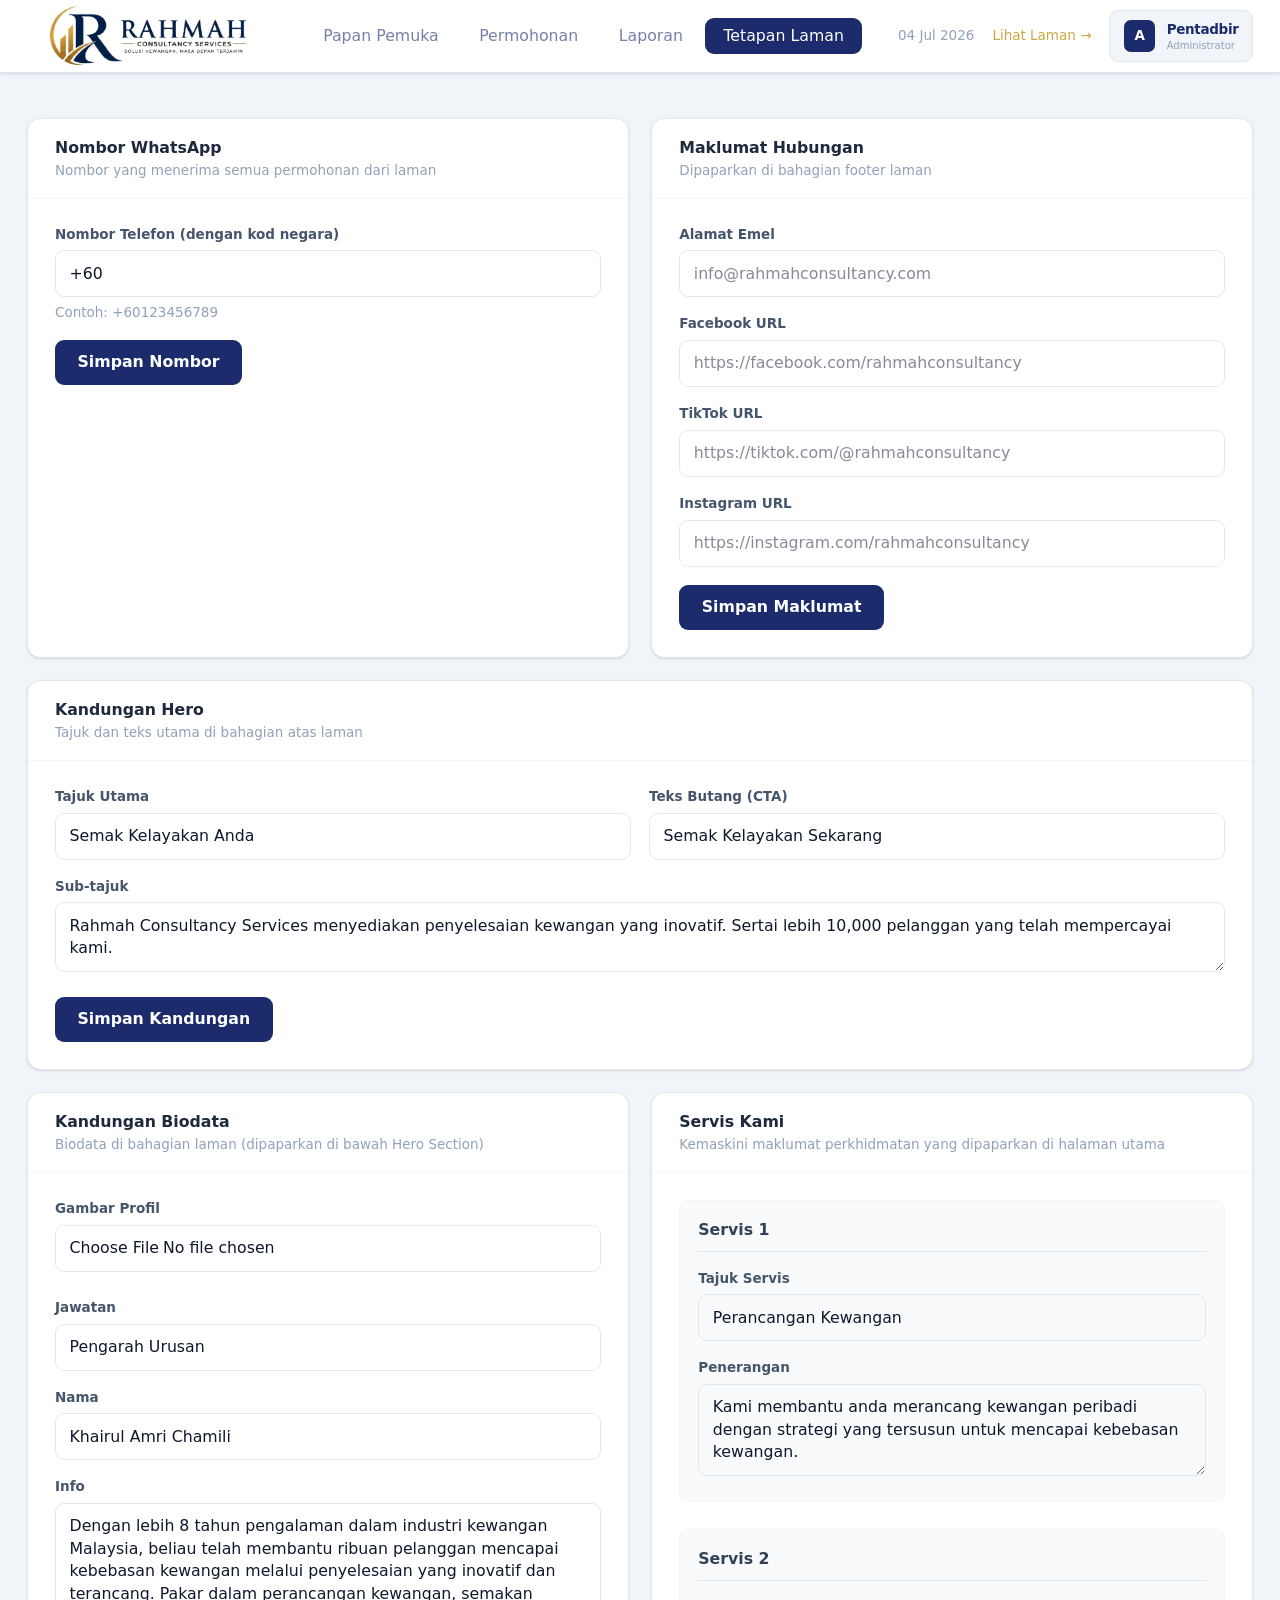
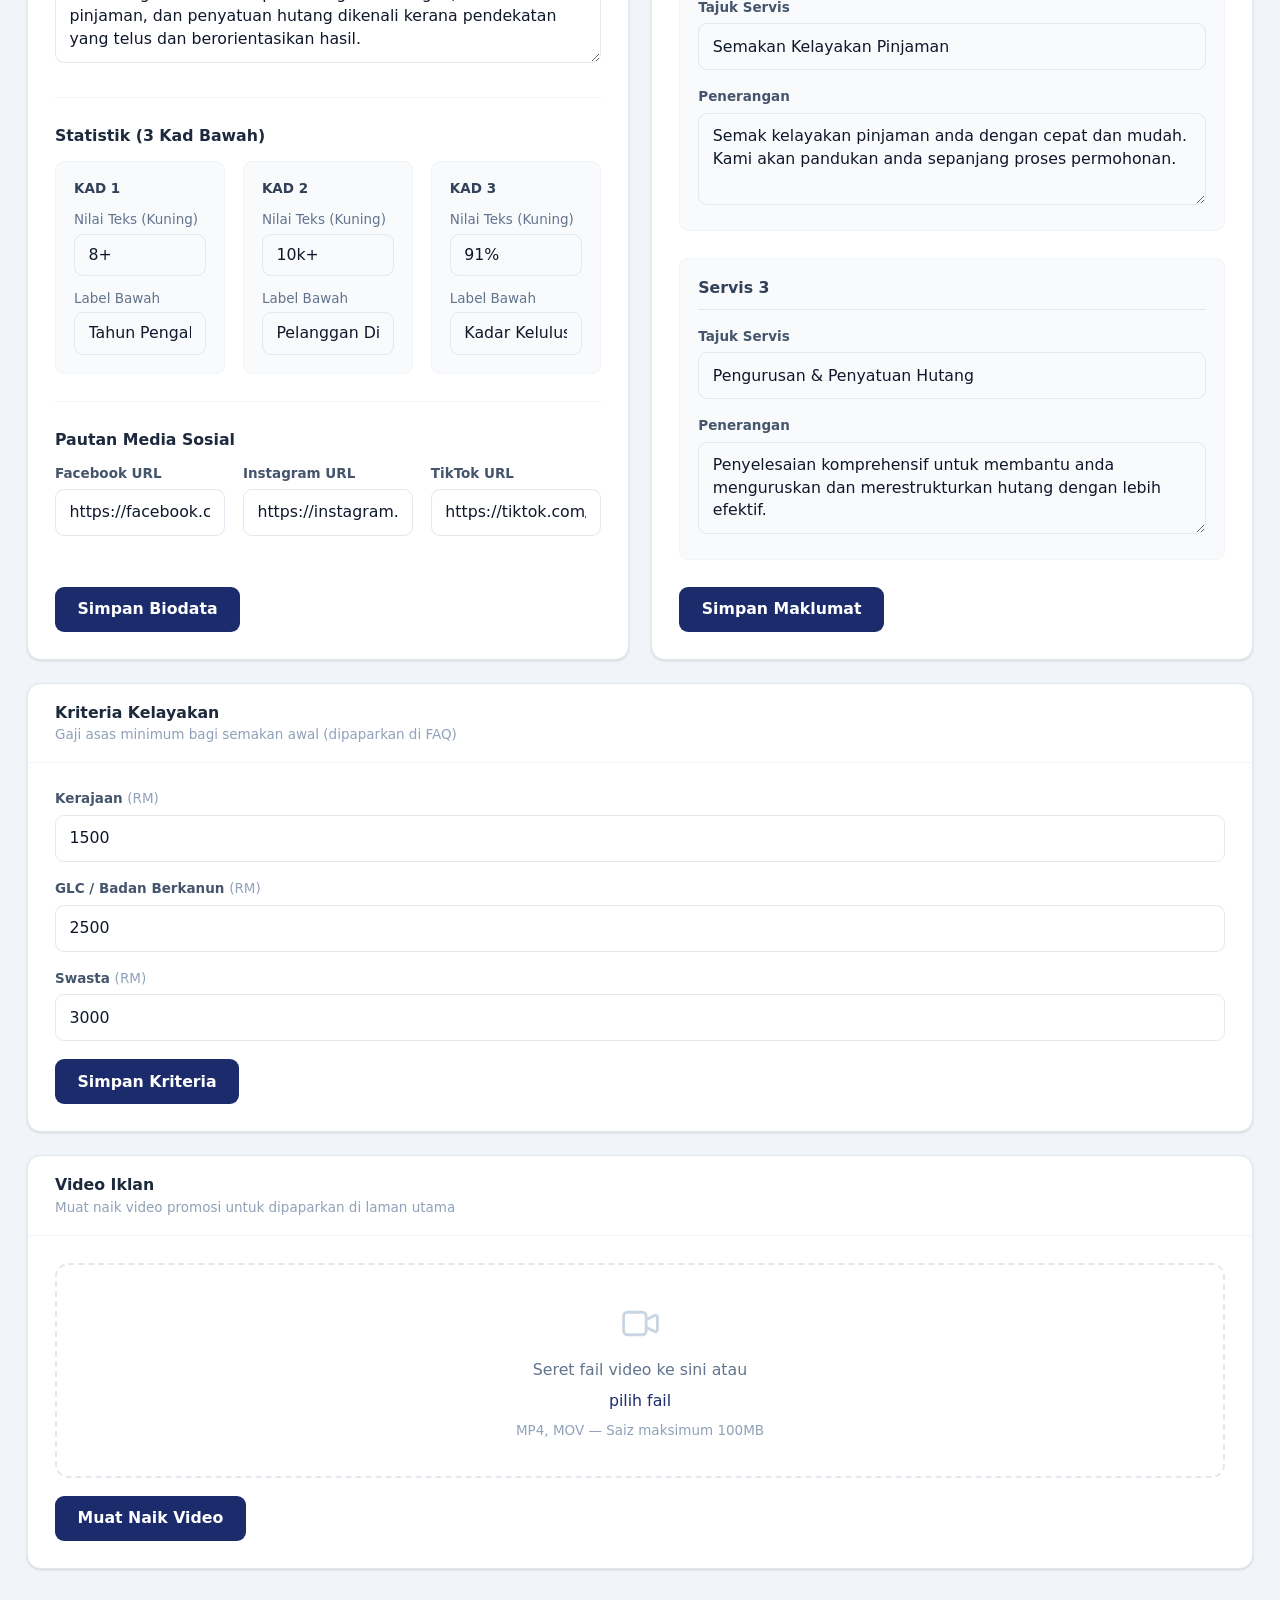
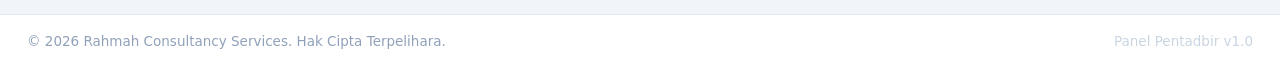
<file: admin/settings.html>
<!DOCTYPE html>
<html lang="ms">
<head>
    <meta charset="UTF-8">
    <meta name="viewport" content="width=device-width, initial-scale=1.0">
    <title>Tetapan Laman — Rahmah Consulting</title>
    <link rel="stylesheet" href="../assets/app-B74Mv5uI.css">
</head>
<body class="bg-slate-100 text-slate-900 font-sans antialiased min-h-screen flex flex-col">

<!-- Top Nav -->
<nav class="bg-white border-b border-slate-200 sticky top-0 z-50 shadow-sm">
    <div class="max-w-screen-xl mx-auto px-4 sm:px-6 flex items-center justify-between h-16 gap-3">
        <div class="flex-shrink-0">
            <a href="dashboard.html"><img src="../images/logo4.png" alt="Rahmah Consultancy Services" class="h-11 sm:h-30 w-auto"></a>
        </div>
        <div class="hidden md:flex items-center gap-1 flex-1 justify-center">
            <a href="dashboard.html"  class="px-4 py-1.5 rounded-lg text-sm font-medium transition text-navy/60 hover:text-navy hover:bg-slate-100">Papan Pemuka</a>
            <a href="permohonan.html" class="px-4 py-1.5 rounded-lg text-sm font-medium transition text-navy/60 hover:text-navy hover:bg-slate-100">Permohonan</a>
            <a href="laporan.html"    class="px-4 py-1.5 rounded-lg text-sm font-medium transition text-navy/60 hover:text-navy hover:bg-slate-100">Laporan</a>
            <a href="settings.html"   class="px-4 py-1.5 rounded-lg text-sm font-medium transition bg-navy text-white">Tetapan Laman</a>
        </div>
        <div class="flex items-center gap-2 sm:gap-4 flex-shrink-0">
            <span class="text-slate-400 text-xs hidden lg:block">04 Jul 2026</span>
            <a href="../index.html" target="_blank" class="text-gold hover:text-navy text-xs font-medium transition hidden lg:block">Lihat Laman →</a>
            <div class="flex items-center gap-2.5 bg-slate-100 border border-slate-200 rounded-lg px-2 sm:px-3 py-1.5 sm:py-2 cursor-pointer select-none">
                <div class="w-7 h-7 rounded-md bg-navy flex items-center justify-center text-white text-xs font-black shrink-0">A</div>
                <div class="hidden sm:flex flex-col leading-none gap-0.5">
                    <span class="text-navy text-xs font-semibold tracking-tight">Pentadbir</span>
                    <span class="text-slate-400 text-[10px]">Administrator</span>
                </div>
            </div>
            <button type="button" onclick="toggleAdminMenu()" class="md:hidden w-9 h-9 flex items-center justify-center rounded-lg border border-slate-200 text-navy hover:bg-slate-100 transition">
                <svg id="admin-menu-open" class="w-5 h-5" fill="none" viewBox="0 0 24 24" stroke="currentColor" stroke-width="2"><path stroke-linecap="round" stroke-linejoin="round" d="M4 6h16M4 12h16M4 18h16"/></svg>
                <svg id="admin-menu-close" class="w-5 h-5 hidden" fill="none" viewBox="0 0 24 24" stroke="currentColor" stroke-width="2"><path stroke-linecap="round" stroke-linejoin="round" d="M6 18L18 6M6 6l12 12"/></svg>
            </button>
        </div>
    </div>
    <div id="admin-mobile-menu" class="md:hidden hidden border-t border-slate-100 bg-white px-4 py-3 space-y-1">
        <a href="dashboard.html"  class="block px-4 py-2.5 rounded-lg text-sm font-medium text-navy/70 hover:bg-slate-100">Papan Pemuka</a>
        <a href="permohonan.html" class="block px-4 py-2.5 rounded-lg text-sm font-medium text-navy/70 hover:bg-slate-100">Permohonan</a>
        <a href="laporan.html"    class="block px-4 py-2.5 rounded-lg text-sm font-medium text-navy/70 hover:bg-slate-100">Laporan</a>
        <a href="settings.html"   class="block px-4 py-2.5 rounded-lg text-sm font-medium bg-navy text-white">Tetapan Laman</a>
    </div>
</nav>
<script>
function toggleAdminMenu() {
    document.getElementById('admin-mobile-menu').classList.toggle('hidden');
    document.getElementById('admin-menu-open').classList.toggle('hidden');
    document.getElementById('admin-menu-close').classList.toggle('hidden');
}
</script>

<main class="flex-1 w-full py-6 sm:py-10">
    <div class="max-w-screen-xl mx-auto px-4 sm:px-6">
        <div class="grid grid-cols-1 lg:grid-cols-2 gap-5">

            <!-- WhatsApp Number -->
            <div class="bg-white rounded-xl border border-slate-200 shadow-sm overflow-hidden">
                <div class="px-6 py-4 border-b border-slate-100">
                    <h3 class="font-semibold text-slate-800 text-sm">Nombor WhatsApp</h3>
                    <p class="text-xs text-slate-400 mt-0.5">Nombor yang menerima semua permohonan dari laman</p>
                </div>
                <div class="p-6">
                    <form action="#" method="POST" class="space-y-4" onsubmit="demoAlert(event)">
                        <div>
                            <label class="block text-xs font-semibold text-slate-600 mb-1.5">Nombor Telefon (dengan kod negara)</label>
                            <input type="tel" name="whatsapp_number" value="+60" placeholder="+60123456789"
                                   class="w-full text-sm border border-slate-200 rounded-lg px-3 py-2.5 focus:outline-none focus:ring-2 focus:ring-navy/30 focus:border-navy transition">
                            <p class="text-xs text-slate-400 mt-1.5">Contoh: +60123456789</p>
                        </div>
                        <button type="submit" class="bg-navy hover:bg-navy-dark text-white text-sm font-semibold px-5 py-2.5 rounded-lg transition">Simpan Nombor</button>
                    </form>
                </div>
            </div>

            <!-- Contact Details -->
            <div class="bg-white rounded-xl border border-slate-200 shadow-sm overflow-hidden">
                <div class="px-6 py-4 border-b border-slate-100">
                    <h3 class="font-semibold text-slate-800 text-sm">Maklumat Hubungan</h3>
                    <p class="text-xs text-slate-400 mt-0.5">Dipaparkan di bahagian footer laman</p>
                </div>
                <div class="p-6">
                    <form action="#" method="POST" class="space-y-4" onsubmit="demoAlert(event)">
                        <div>
                            <label class="block text-xs font-semibold text-slate-600 mb-1.5">Alamat Emel</label>
                            <input type="email" name="contact_email" placeholder="info@rahmahconsultancy.com"
                                   class="w-full text-sm border border-slate-200 rounded-lg px-3 py-2.5 focus:outline-none focus:ring-2 focus:ring-navy/30 focus:border-navy transition">
                        </div>
                        <div>
                            <label class="block text-xs font-semibold text-slate-600 mb-1.5">Facebook URL</label>
                            <input type="url" name="facebook_url" placeholder="https://facebook.com/rahmahconsultancy"
                                   class="w-full text-sm border border-slate-200 rounded-lg px-3 py-2.5 focus:outline-none focus:ring-2 focus:ring-navy/30 focus:border-navy transition">
                        </div>
                        <div>
                            <label class="block text-xs font-semibold text-slate-600 mb-1.5">TikTok URL</label>
                            <input type="url" name="tiktok_url" placeholder="https://tiktok.com/@rahmahconsultancy"
                                   class="w-full text-sm border border-slate-200 rounded-lg px-3 py-2.5 focus:outline-none focus:ring-2 focus:ring-navy/30 focus:border-navy transition">
                        </div>
                        <div>
                            <label class="block text-xs font-semibold text-slate-600 mb-1.5">Instagram URL</label>
                            <input type="url" name="instagram_url" placeholder="https://instagram.com/rahmahconsultancy"
                                   class="w-full text-sm border border-slate-200 rounded-lg px-3 py-2.5 focus:outline-none focus:ring-2 focus:ring-navy/30 focus:border-navy transition">
                        </div>
                        <button type="submit" class="bg-navy hover:bg-navy-dark text-white text-sm font-semibold px-5 py-2.5 rounded-lg transition">Simpan Maklumat</button>
                    </form>
                </div>
            </div>

            <!-- Hero Content -->
            <div class="bg-white rounded-xl border border-slate-200 shadow-sm overflow-hidden lg:col-span-2">
                <div class="px-6 py-4 border-b border-slate-100">
                    <h3 class="font-semibold text-slate-800 text-sm">Kandungan Hero</h3>
                    <p class="text-xs text-slate-400 mt-0.5">Tajuk dan teks utama di bahagian atas laman</p>
                </div>
                <div class="p-6">
                    <form action="#" method="POST" class="space-y-4" onsubmit="demoAlert(event)">
                        <div class="grid grid-cols-1 sm:grid-cols-2 gap-4">
                            <div>
                                <label class="block text-xs font-semibold text-slate-600 mb-1.5">Tajuk Utama</label>
                                <input type="text" name="hero_title" value="Semak Kelayakan Anda"
                                       class="w-full text-sm border border-slate-200 rounded-lg px-3 py-2.5 focus:outline-none focus:ring-2 focus:ring-navy/30 focus:border-navy transition">
                            </div>
                            <div>
                                <label class="block text-xs font-semibold text-slate-600 mb-1.5">Teks Butang (CTA)</label>
                                <input type="text" name="hero_cta" value="Semak Kelayakan Sekarang"
                                       class="w-full text-sm border border-slate-200 rounded-lg px-3 py-2.5 focus:outline-none focus:ring-2 focus:ring-navy/30 focus:border-navy transition">
                            </div>
                        </div>
                        <div>
                            <label class="block text-xs font-semibold text-slate-600 mb-1.5">Sub-tajuk</label>
                            <textarea name="hero_subtitle" rows="2"
                                      class="w-full text-sm border border-slate-200 rounded-lg px-3 py-2.5 focus:outline-none focus:ring-2 focus:ring-navy/30 focus:border-navy transition">Rahmah Consultancy Services menyediakan penyelesaian kewangan yang inovatif. Sertai lebih 10,000 pelanggan yang telah mempercayai kami.</textarea>
                        </div>
                        <button type="submit" class="bg-navy hover:bg-navy-dark text-white text-sm font-semibold px-5 py-2.5 rounded-lg transition">Simpan Kandungan</button>
                    </form>
                </div>
            </div>

            <!-- Biodata Content -->
            <div class="bg-white rounded-xl border border-slate-200 shadow-sm overflow-hidden h-full flex flex-col">
                <div class="px-6 py-4 border-b border-slate-100">
                    <h3 class="font-semibold text-slate-800 text-sm">Kandungan Biodata</h3>
                    <p class="text-xs text-slate-400 mt-0.5">Biodata di bahagian laman (dipaparkan di bawah Hero Section)</p>
                </div>
                <div class="p-6 flex-grow flex flex-col">
                    <form action="#" method="POST" enctype="multipart/form-data" class="space-y-6 flex-grow flex flex-col" onsubmit="demoAlert(event)">
                        <div>
                            <label class="block text-xs font-semibold text-slate-600 mb-1.5">Gambar Profil</label>
                            <input type="file" name="bio_image" accept="image/*"
                                class="w-full text-sm border border-slate-200 rounded-lg px-3 py-2.5 bg-white focus:outline-none focus:ring-2 focus:ring-navy/30 focus:border-navy transition">
                        </div>
                        <div class="space-y-4">
                            <div>
                                <label class="block text-xs font-semibold text-slate-600 mb-1.5">Jawatan</label>
                                <input type="text" name="bio_jawatan" value="Pengarah Urusan"
                                    class="w-full text-sm border border-slate-200 rounded-lg px-3 py-2.5 focus:outline-none focus:ring-2 focus:ring-navy/30 focus:border-navy transition">
                            </div>
                            <div>
                                <label class="block text-xs font-semibold text-slate-600 mb-1.5">Nama</label>
                                <input type="text" name="bio_nama" value="Khairul Amri Chamili"
                                    class="w-full text-sm border border-slate-200 rounded-lg px-3 py-2.5 focus:outline-none focus:ring-2 focus:ring-navy/30 focus:border-navy transition">
                            </div>
                            <div>
                                <label class="block text-xs font-semibold text-slate-600 mb-1.5">Info</label>
                                <textarea name="bio_info" rows="6"
                                    class="w-full text-sm border border-slate-200 rounded-lg px-3 py-2.5 focus:outline-none focus:ring-2 focus:ring-navy/30 focus:border-navy transition">Dengan lebih 8 tahun pengalaman dalam industri kewangan Malaysia, beliau telah membantu ribuan pelanggan mencapai kebebasan kewangan melalui penyelesaian yang inovatif dan terancang. Pakar dalam perancangan kewangan, semakan pinjaman, dan penyatuan hutang dikenali kerana pendekatan yang telus dan berorientasikan hasil.</textarea>
                            </div>
                        </div>
                        <hr class="border-slate-100">
                        <div>
                            <h4 class="font-semibold text-slate-800 text-sm mb-3">Statistik (3 Kad Bawah)</h4>
                            <div class="grid grid-cols-1 md:grid-cols-3 gap-4">
                                <div class="p-4 border border-slate-100 bg-slate-50 rounded-lg space-y-3">
                                    <h5 class="text-xs font-bold text-slate-700 uppercase">Kad 1</h5>
                                    <div><label class="block text-xs text-slate-500 mb-1">Nilai Teks (Kuning)</label><input type="text" name="stat_1_val" value="8+" class="w-full text-sm border border-slate-200 rounded-lg px-3 py-2 focus:outline-none focus:ring-2 focus:ring-navy/30 focus:border-navy transition"></div>
                                    <div><label class="block text-xs text-slate-500 mb-1">Label Bawah</label><input type="text" name="stat_1_label" value="Tahun Pengalaman" class="w-full text-sm border border-slate-200 rounded-lg px-3 py-2 focus:outline-none focus:ring-2 focus:ring-navy/30 focus:border-navy transition"></div>
                                </div>
                                <div class="p-4 border border-slate-100 bg-slate-50 rounded-lg space-y-3">
                                    <h5 class="text-xs font-bold text-slate-700 uppercase">Kad 2</h5>
                                    <div><label class="block text-xs text-slate-500 mb-1">Nilai Teks (Kuning)</label><input type="text" name="stat_2_val" value="10k+" class="w-full text-sm border border-slate-200 rounded-lg px-3 py-2 focus:outline-none focus:ring-2 focus:ring-navy/30 focus:border-navy transition"></div>
                                    <div><label class="block text-xs text-slate-500 mb-1">Label Bawah</label><input type="text" name="stat_2_label" value="Pelanggan Dibantu" class="w-full text-sm border border-slate-200 rounded-lg px-3 py-2 focus:outline-none focus:ring-2 focus:ring-navy/30 focus:border-navy transition"></div>
                                </div>
                                <div class="p-4 border border-slate-100 bg-slate-50 rounded-lg space-y-3">
                                    <h5 class="text-xs font-bold text-slate-700 uppercase">Kad 3</h5>
                                    <div><label class="block text-xs text-slate-500 mb-1">Nilai Teks (Kuning)</label><input type="text" name="stat_3_val" value="91%" class="w-full text-sm border border-slate-200 rounded-lg px-3 py-2 focus:outline-none focus:ring-2 focus:ring-navy/30 focus:border-navy transition"></div>
                                    <div><label class="block text-xs text-slate-500 mb-1">Label Bawah</label><input type="text" name="stat_3_label" value="Kadar Kelulusan" class="w-full text-sm border border-slate-200 rounded-lg px-3 py-2 focus:outline-none focus:ring-2 focus:ring-navy/30 focus:border-navy transition"></div>
                                </div>
                            </div>
                        </div>
                        <hr class="border-slate-100">

                        <!-- Social Media Links -->
                        <div>
                            <h4 class="font-semibold text-slate-800 text-sm mb-3">Pautan Media Sosial</h4>
                            <div class="grid grid-cols-1 md:grid-cols-3 gap-4">
                                <div>
                                    <label class="block text-xs font-semibold text-slate-600 mb-1.5">Facebook URL</label>
                                    <input type="url" name="social_facebook" value="https://facebook.com/username" placeholder="https://facebook.com/..." class="w-full text-sm border border-slate-200 rounded-lg px-3 py-2.5 focus:outline-none focus:ring-2 focus:ring-navy/30 focus:border-navy transition">
                                </div>
                                <div>
                                    <label class="block text-xs font-semibold text-slate-600 mb-1.5">Instagram URL</label>
                                    <input type="url" name="social_instagram" value="https://instagram.com/username" placeholder="https://instagram.com/..." class="w-full text-sm border border-slate-200 rounded-lg px-3 py-2.5 focus:outline-none focus:ring-2 focus:ring-navy/30 focus:border-navy transition">
                                </div>
                                <div>
                                    <label class="block text-xs font-semibold text-slate-600 mb-1.5">TikTok URL</label>
                                    <input type="url" name="social_tiktok" value="https://tiktok.com/@username" placeholder="https://tiktok.com/..." class="w-full text-sm border border-slate-200 rounded-lg px-3 py-2.5 focus:outline-none focus:ring-2 focus:ring-navy/30 focus:border-navy transition">
                                </div>
                            </div>
                        </div>

                        <div class="mt-auto pt-4">
                            <button type="submit" onclick="demoAlert()" class="bg-navy hover:bg-navy-dark text-white text-sm font-semibold px-5 py-2.5 rounded-lg transition w-fit">Simpan Biodata</button>
                        </div>
                    </form>
                </div>
            </div>

            <!-- Services Content -->
            <div class="bg-white rounded-xl border border-slate-200 shadow-sm overflow-hidden">
                <div class="px-6 py-4 border-b border-slate-100">
                    <h3 class="font-semibold text-slate-800 text-sm">Servis Kami</h3>
                    <p class="text-xs text-slate-400 mt-0.5">Kemaskini maklumat perkhidmatan yang dipaparkan di halaman utama</p>
                </div>
                <div class="p-6">
                    <form action="#" method="POST" class="space-y-6" onsubmit="demoAlert(event)">
                        <div class="bg-slate-50 p-4 rounded-lg border border-slate-100 space-y-4">
                            <h4 class="text-sm font-bold text-slate-700 border-b border-slate-200 pb-2">Servis 1</h4>
                            <div><label class="block text-xs font-semibold text-slate-600 mb-1.5">Tajuk Servis</label><input type="text" name="service_1_title" value="Perancangan Kewangan" class="w-full text-sm border border-slate-200 rounded-lg px-3 py-2.5 focus:outline-none focus:ring-2 focus:ring-navy/30 focus:border-navy transition"></div>
                            <div><label class="block text-xs font-semibold text-slate-600 mb-1.5">Penerangan</label><textarea name="service_1_desc" rows="3" class="w-full text-sm border border-slate-200 rounded-lg px-3 py-2.5 focus:outline-none focus:ring-2 focus:ring-navy/30 focus:border-navy transition">Kami membantu anda merancang kewangan peribadi dengan strategi yang tersusun untuk mencapai kebebasan kewangan.</textarea></div>
                        </div>
                        <div class="bg-slate-50 p-4 rounded-lg border border-slate-100 space-y-4">
                            <h4 class="text-sm font-bold text-slate-700 border-b border-slate-200 pb-2">Servis 2</h4>
                            <div><label class="block text-xs font-semibold text-slate-600 mb-1.5">Tajuk Servis</label><input type="text" name="service_2_title" value="Semakan Kelayakan Pinjaman" class="w-full text-sm border border-slate-200 rounded-lg px-3 py-2.5 focus:outline-none focus:ring-2 focus:ring-navy/30 focus:border-navy transition"></div>
                            <div><label class="block text-xs font-semibold text-slate-600 mb-1.5">Penerangan</label><textarea name="service_2_desc" rows="3" class="w-full text-sm border border-slate-200 rounded-lg px-3 py-2.5 focus:outline-none focus:ring-2 focus:ring-navy/30 focus:border-navy transition">Semak kelayakan pinjaman anda dengan cepat dan mudah. Kami akan pandukan anda sepanjang proses permohonan.</textarea></div>
                        </div>
                        <div class="bg-slate-50 p-4 rounded-lg border border-slate-100 space-y-4">
                            <h4 class="text-sm font-bold text-slate-700 border-b border-slate-200 pb-2">Servis 3</h4>
                            <div><label class="block text-xs font-semibold text-slate-600 mb-1.5">Tajuk Servis</label><input type="text" name="service_3_title" value="Pengurusan & Penyatuan Hutang" class="w-full text-sm border border-slate-200 rounded-lg px-3 py-2.5 focus:outline-none focus:ring-2 focus:ring-navy/30 focus:border-navy transition"></div>
                            <div><label class="block text-xs font-semibold text-slate-600 mb-1.5">Penerangan</label><textarea name="service_3_desc" rows="3" class="w-full text-sm border border-slate-200 rounded-lg px-3 py-2.5 focus:outline-none focus:ring-2 focus:ring-navy/30 focus:border-navy transition">Penyelesaian komprehensif untuk membantu anda menguruskan dan merestrukturkan hutang dengan lebih efektif.</textarea></div>
                        </div>
                        <button type="submit" class="bg-navy hover:bg-navy-dark text-white text-sm font-semibold px-5 py-2.5 rounded-lg transition">Simpan Maklumat</button>
                    </form>
                </div>
            </div>

            <!-- Eligibility Criteria -->
            <div class="bg-white rounded-xl border border-slate-200 shadow-sm overflow-hidden lg:col-span-2">
                <div class="px-6 py-4 border-b border-slate-100">
                    <h3 class="font-semibold text-slate-800 text-sm">Kriteria Kelayakan</h3>
                    <p class="text-xs text-slate-400 mt-0.5">Gaji asas minimum bagi semakan awal (dipaparkan di FAQ)</p>
                </div>
                <div class="p-6">
                    <form action="#" method="POST" class="space-y-4" onsubmit="demoAlert(event)">
                        <div><label class="block text-xs font-semibold text-slate-600 mb-1.5">Kerajaan <span class="text-slate-400 font-normal">(RM)</span></label><input type="number" name="min_gaji_kerajaan" value="1500" min="0" class="w-full text-sm border border-slate-200 rounded-lg px-3 py-2.5 focus:outline-none focus:ring-2 focus:ring-navy/30 focus:border-navy transition"></div>
                        <div><label class="block text-xs font-semibold text-slate-600 mb-1.5">GLC / Badan Berkanun <span class="text-slate-400 font-normal">(RM)</span></label><input type="number" name="min_gaji_glc" value="2500" min="0" class="w-full text-sm border border-slate-200 rounded-lg px-3 py-2.5 focus:outline-none focus:ring-2 focus:ring-navy/30 focus:border-navy transition"></div>
                        <div><label class="block text-xs font-semibold text-slate-600 mb-1.5">Swasta <span class="text-slate-400 font-normal">(RM)</span></label><input type="number" name="min_gaji_swasta" value="3000" min="0" class="w-full text-sm border border-slate-200 rounded-lg px-3 py-2.5 focus:outline-none focus:ring-2 focus:ring-navy/30 focus:border-navy transition"></div>
                        <button type="submit" class="bg-navy hover:bg-navy-dark text-white text-sm font-semibold px-5 py-2.5 rounded-lg transition">Simpan Kriteria</button>
                    </form>
                </div>
            </div>

            <!-- Video Upload -->
            <div class="bg-white rounded-xl border border-slate-200 shadow-sm overflow-hidden lg:col-span-2">
                <div class="px-6 py-4 border-b border-slate-100">
                    <h3 class="font-semibold text-slate-800 text-sm">Video Iklan</h3>
                    <p class="text-xs text-slate-400 mt-0.5">Muat naik video promosi untuk dipaparkan di laman utama</p>
                </div>
                <div class="p-6">
                    <form action="#" method="POST" enctype="multipart/form-data" class="space-y-4" onsubmit="demoAlert(event)">
                        <div class="border-2 border-dashed border-slate-200 rounded-xl p-8 text-center hover:border-navy/30 transition cursor-pointer">
                            <svg class="w-10 h-10 text-slate-300 mx-auto mb-3" fill="none" viewBox="0 0 24 24" stroke="currentColor"><path stroke-linecap="round" stroke-linejoin="round" stroke-width="1.5" d="M15 10l4.553-2.276A1 1 0 0121 8.618v6.764a1 1 0 01-1.447.894L15 14M5 18h8a2 2 0 002-2V8a2 2 0 00-2-2H5a2 2 0 00-2 2v8a2 2 0 002 2z"/></svg>
                            <p class="text-sm text-slate-500 mb-1">Seret fail video ke sini atau</p>
                            <label class="inline-block cursor-pointer text-navy hover:text-gold font-medium text-sm transition">pilih fail<input type="file" name="video_iklan" accept="video/*" class="hidden"></label>
                            <p class="text-xs text-slate-400 mt-2">MP4, MOV — Saiz maksimum 100MB</p>
                        </div>
                        <button type="submit" class="bg-navy hover:bg-navy-dark text-white text-sm font-semibold px-5 py-2.5 rounded-lg transition">Muat Naik Video</button>
                    </form>
                </div>
            </div>

        </div>
    </div>
</main>

<footer class="border-t border-slate-200 bg-white">
    <div class="max-w-screen-xl mx-auto px-4 sm:px-6 py-4 flex items-center justify-between gap-3">
        <p class="text-xs text-slate-400">© 2026 Rahmah Consultancy Services. Hak Cipta Terpelihara.</p>
        <p class="text-xs text-slate-300">Panel Pentadbir v1.0</p>
    </div>
</footer>

<script>
function demoAlert(e) {
    e.preventDefault();
    alert('Demo mode — borang tidak dihantar dalam versi statik ini.');
}
</script>
<script src="../assets/app-CIomGrQN.js" defer></script>
</body>
</html>
</file>
<file: assets/app-B74Mv5uI.css>
@layer properties{@supports (((-webkit-hyphens:none)) and (not (margin-trim:inline))) or ((-moz-orient:inline) and (not (color:rgb(from red r g b)))){*,:before,:after,::backdrop{--tw-translate-x:0;--tw-translate-y:0;--tw-translate-z:0;--tw-rotate-x:initial;--tw-rotate-y:initial;--tw-rotate-z:initial;--tw-skew-x:initial;--tw-skew-y:initial;--tw-space-y-reverse:0;--tw-space-x-reverse:0;--tw-divide-x-reverse:0;--tw-border-style:solid;--tw-divide-y-reverse:0;--tw-gradient-position:initial;--tw-gradient-from:#0000;--tw-gradient-via:#0000;--tw-gradient-to:#0000;--tw-gradient-stops:initial;--tw-gradient-via-stops:initial;--tw-gradient-from-position:0%;--tw-gradient-via-position:50%;--tw-gradient-to-position:100%;--tw-leading:initial;--tw-font-weight:initial;--tw-tracking:initial;--tw-shadow:0 0 #0000;--tw-shadow-color:initial;--tw-shadow-alpha:100%;--tw-inset-shadow:0 0 #0000;--tw-inset-shadow-color:initial;--tw-inset-shadow-alpha:100%;--tw-ring-color:initial;--tw-ring-shadow:0 0 #0000;--tw-inset-ring-color:initial;--tw-inset-ring-shadow:0 0 #0000;--tw-ring-inset:initial;--tw-ring-offset-width:0px;--tw-ring-offset-color:#fff;--tw-ring-offset-shadow:0 0 #0000;--tw-blur:initial;--tw-brightness:initial;--tw-contrast:initial;--tw-grayscale:initial;--tw-hue-rotate:initial;--tw-invert:initial;--tw-opacity:initial;--tw-saturate:initial;--tw-sepia:initial;--tw-drop-shadow:initial;--tw-drop-shadow-color:initial;--tw-drop-shadow-alpha:100%;--tw-drop-shadow-size:initial;--tw-backdrop-blur:initial;--tw-backdrop-brightness:initial;--tw-backdrop-contrast:initial;--tw-backdrop-grayscale:initial;--tw-backdrop-hue-rotate:initial;--tw-backdrop-invert:initial;--tw-backdrop-opacity:initial;--tw-backdrop-saturate:initial;--tw-backdrop-sepia:initial;--tw-duration:initial;--tw-ease:initial;--tw-content:""}}}@layer theme{:root,:host{--font-sans:"Instrument Sans", ui-sans-serif, system-ui, sans-serif, "Apple Color Emoji", "Segoe UI Emoji", "Segoe UI Symbol", "Noto Color Emoji";--font-serif:ui-serif, Georgia, Cambria, "Times New Roman", Times, serif;--font-mono:ui-monospace, SFMono-Regular, Menlo, Monaco, Consolas, "Liberation Mono", "Courier New", monospace;--color-red-50:oklch(97.1% .013 17.38);--color-red-100:oklch(93.6% .032 17.717);--color-red-200:oklch(88.5% .062 18.334);--color-red-300:oklch(80.8% .114 19.571);--color-red-400:oklch(70.4% .191 22.216);--color-red-500:oklch(63.7% .237 25.331);--color-red-600:oklch(57.7% .245 27.325);--color-red-700:oklch(50.5% .213 27.518);--color-red-800:oklch(44.4% .177 26.899);--color-red-900:oklch(39.6% .141 25.723);--color-red-950:oklch(25.8% .092 26.042);--color-orange-50:oklch(98% .016 73.684);--color-orange-100:oklch(95.4% .038 75.164);--color-orange-200:oklch(90.1% .076 70.697);--color-orange-300:oklch(83.7% .128 66.29);--color-orange-400:oklch(75% .183 55.934);--color-orange-500:oklch(70.5% .213 47.604);--color-orange-600:oklch(64.6% .222 41.116);--color-orange-700:oklch(55.3% .195 38.402);--color-orange-800:oklch(47% .157 37.304);--color-orange-900:oklch(40.8% .123 38.172);--color-orange-950:oklch(26.6% .079 36.259);--color-amber-50:oklch(98.7% .022 95.277);--color-amber-100:oklch(96.2% .059 95.617);--color-amber-200:oklch(92.4% .12 95.746);--color-amber-300:oklch(87.9% .169 91.605);--color-amber-400:oklch(82.8% .189 84.429);--color-amber-500:oklch(76.9% .188 70.08);--color-amber-600:oklch(66.6% .179 58.318);--color-amber-700:oklch(55.5% .163 48.998);--color-amber-800:oklch(47.3% .137 46.201);--color-amber-900:oklch(41.4% .112 45.904);--color-amber-950:oklch(27.9% .077 45.635);--color-yellow-50:oklch(98.7% .026 102.212);--color-yellow-100:oklch(97.3% .071 103.193);--color-yellow-200:oklch(94.5% .129 101.54);--color-yellow-300:oklch(90.5% .182 98.111);--color-yellow-400:oklch(85.2% .199 91.936);--color-yellow-500:oklch(79.5% .184 86.047);--color-yellow-600:oklch(68.1% .162 75.834);--color-yellow-700:oklch(55.4% .135 66.442);--color-yellow-800:oklch(47.6% .114 61.907);--color-yellow-900:oklch(42.1% .095 57.708);--color-yellow-950:oklch(28.6% .066 53.813);--color-lime-50:oklch(98.6% .031 120.757);--color-lime-100:oklch(96.7% .067 122.328);--color-lime-200:oklch(93.8% .127 124.321);--color-lime-300:oklch(89.7% .196 126.665);--color-lime-400:oklch(84.1% .238 128.85);--color-lime-500:oklch(76.8% .233 130.85);--color-lime-600:oklch(64.8% .2 131.684);--color-lime-700:oklch(53.2% .157 131.589);--color-lime-800:oklch(45.3% .124 130.933);--color-lime-900:oklch(40.5% .101 131.063);--color-lime-950:oklch(27.4% .072 132.109);--color-green-50:oklch(98.2% .018 155.826);--color-green-100:oklch(96.2% .044 156.743);--color-green-200:oklch(92.5% .084 155.995);--color-green-300:oklch(87.1% .15 154.449);--color-green-400:oklch(79.2% .209 151.711);--color-green-500:oklch(72.3% .219 149.579);--color-green-600:oklch(62.7% .194 149.214);--color-green-700:oklch(52.7% .154 150.069);--color-green-800:oklch(44.8% .119 151.328);--color-green-900:oklch(39.3% .095 152.535);--color-green-950:oklch(26.6% .065 152.934);--color-emerald-50:oklch(97.9% .021 166.113);--color-emerald-100:oklch(95% .052 163.051);--color-emerald-200:oklch(90.5% .093 164.15);--color-emerald-300:oklch(84.5% .143 164.978);--color-emerald-400:oklch(76.5% .177 163.223);--color-emerald-500:oklch(69.6% .17 162.48);--color-emerald-600:oklch(59.6% .145 163.225);--color-emerald-700:oklch(50.8% .118 165.612);--color-emerald-800:oklch(43.2% .095 166.913);--color-emerald-900:oklch(37.8% .077 168.94);--color-emerald-950:oklch(26.2% .051 172.552);--color-teal-50:oklch(98.4% .014 180.72);--color-teal-100:oklch(95.3% .051 180.801);--color-teal-200:oklch(91% .096 180.426);--color-teal-300:oklch(85.5% .138 181.071);--color-teal-400:oklch(77.7% .152 181.912);--color-teal-500:oklch(70.4% .14 182.503);--color-teal-600:oklch(60% .118 184.704);--color-teal-700:oklch(51.1% .096 186.391);--color-teal-800:oklch(43.7% .078 188.216);--color-teal-900:oklch(38.6% .063 188.416);--color-teal-950:oklch(27.7% .046 192.524);--color-cyan-50:oklch(98.4% .019 200.873);--color-cyan-100:oklch(95.6% .045 203.388);--color-cyan-200:oklch(91.7% .08 205.041);--color-cyan-300:oklch(86.5% .127 207.078);--color-cyan-400:oklch(78.9% .154 211.53);--color-cyan-500:oklch(71.5% .143 215.221);--color-cyan-600:oklch(60.9% .126 221.723);--color-cyan-700:oklch(52% .105 223.128);--color-cyan-800:oklch(45% .085 224.283);--color-cyan-900:oklch(39.8% .07 227.392);--color-cyan-950:oklch(30.2% .056 229.695);--color-sky-50:oklch(97.7% .013 236.62);--color-sky-100:oklch(95.1% .026 236.824);--color-sky-200:oklch(90.1% .058 230.902);--color-sky-300:oklch(82.8% .111 230.318);--color-sky-400:oklch(74.6% .16 232.661);--color-sky-500:oklch(68.5% .169 237.323);--color-sky-600:oklch(58.8% .158 241.966);--color-sky-700:oklch(50% .134 242.749);--color-sky-800:oklch(44.3% .11 240.79);--color-sky-900:oklch(39.1% .09 240.876);--color-sky-950:oklch(29.3% .066 243.157);--color-blue-50:oklch(97% .014 254.604);--color-blue-100:oklch(93.2% .032 255.585);--color-blue-200:oklch(88.2% .059 254.128);--color-blue-300:oklch(80.9% .105 251.813);--color-blue-400:oklch(70.7% .165 254.624);--color-blue-500:oklch(62.3% .214 259.815);--color-blue-600:oklch(54.6% .245 262.881);--color-blue-700:oklch(48.8% .243 264.376);--color-blue-800:oklch(42.4% .199 265.638);--color-blue-900:oklch(37.9% .146 265.522);--color-blue-950:oklch(28.2% .091 267.935);--color-indigo-50:oklch(96.2% .018 272.314);--color-indigo-100:oklch(93% .034 272.788);--color-indigo-200:oklch(87% .065 274.039);--color-indigo-300:oklch(78.5% .115 274.713);--color-indigo-400:oklch(67.3% .182 276.935);--color-indigo-500:oklch(58.5% .233 277.117);--color-indigo-600:oklch(51.1% .262 276.966);--color-indigo-700:oklch(45.7% .24 277.023);--color-indigo-800:oklch(39.8% .195 277.366);--color-indigo-900:oklch(35.9% .144 278.697);--color-indigo-950:oklch(25.7% .09 281.288);--color-violet-50:oklch(96.9% .016 293.756);--color-violet-100:oklch(94.3% .029 294.588);--color-violet-200:oklch(89.4% .057 293.283);--color-violet-300:oklch(81.1% .111 293.571);--color-violet-400:oklch(70.2% .183 293.541);--color-violet-500:oklch(60.6% .25 292.717);--color-violet-600:oklch(54.1% .281 293.009);--color-violet-700:oklch(49.1% .27 292.581);--color-violet-800:oklch(43.2% .232 292.759);--color-violet-900:oklch(38% .189 293.745);--color-violet-950:oklch(28.3% .141 291.089);--color-purple-50:oklch(97.7% .014 308.299);--color-purple-100:oklch(94.6% .033 307.174);--color-purple-200:oklch(90.2% .063 306.703);--color-purple-300:oklch(82.7% .119 306.383);--color-purple-400:oklch(71.4% .203 305.504);--color-purple-500:oklch(62.7% .265 303.9);--color-purple-600:oklch(55.8% .288 302.321);--color-purple-700:oklch(49.6% .265 301.924);--color-purple-800:oklch(43.8% .218 303.724);--color-purple-900:oklch(38.1% .176 304.987);--color-purple-950:oklch(29.1% .149 302.717);--color-fuchsia-50:oklch(97.7% .017 320.058);--color-fuchsia-100:oklch(95.2% .037 318.852);--color-fuchsia-200:oklch(90.3% .076 319.62);--color-fuchsia-300:oklch(83.3% .145 321.434);--color-fuchsia-400:oklch(74% .238 322.16);--color-fuchsia-500:oklch(66.7% .295 322.15);--color-fuchsia-600:oklch(59.1% .293 322.896);--color-fuchsia-700:oklch(51.8% .253 323.949);--color-fuchsia-800:oklch(45.2% .211 324.591);--color-fuchsia-900:oklch(40.1% .17 325.612);--color-fuchsia-950:oklch(29.3% .136 325.661);--color-pink-50:oklch(97.1% .014 343.198);--color-pink-100:oklch(94.8% .028 342.258);--color-pink-200:oklch(89.9% .061 343.231);--color-pink-300:oklch(82.3% .12 346.018);--color-pink-400:oklch(71.8% .202 349.761);--color-pink-500:oklch(65.6% .241 354.308);--color-pink-600:oklch(59.2% .249 .584);--color-pink-700:oklch(52.5% .223 3.958);--color-pink-800:oklch(45.9% .187 3.815);--color-pink-900:oklch(40.8% .153 2.432);--color-pink-950:oklch(28.4% .109 3.907);--color-rose-50:oklch(96.9% .015 12.422);--color-rose-100:oklch(94.1% .03 12.58);--color-rose-200:oklch(89.2% .058 10.001);--color-rose-300:oklch(81% .117 11.638);--color-rose-400:oklch(71.2% .194 13.428);--color-rose-500:oklch(64.5% .246 16.439);--color-rose-600:oklch(58.6% .253 17.585);--color-rose-700:oklch(51.4% .222 16.935);--color-rose-800:oklch(45.5% .188 13.697);--color-rose-900:oklch(41% .159 10.272);--color-rose-950:oklch(27.1% .105 12.094);--color-slate-50:oklch(98.4% .003 247.858);--color-slate-100:oklch(96.8% .007 247.896);--color-slate-200:oklch(92.9% .013 255.508);--color-slate-300:oklch(86.9% .022 252.894);--color-slate-400:oklch(70.4% .04 256.788);--color-slate-500:oklch(55.4% .046 257.417);--color-slate-600:oklch(44.6% .043 257.281);--color-slate-700:oklch(37.2% .044 257.287);--color-slate-800:oklch(27.9% .041 260.031);--color-slate-900:oklch(20.8% .042 265.755);--color-slate-950:oklch(12.9% .042 264.695);--color-gray-50:oklch(98.5% .002 247.839);--color-gray-100:oklch(96.7% .003 264.542);--color-gray-200:oklch(92.8% .006 264.531);--color-gray-300:oklch(87.2% .01 258.338);--color-gray-400:oklch(70.7% .022 261.325);--color-gray-500:oklch(55.1% .027 264.364);--color-gray-600:oklch(44.6% .03 256.802);--color-gray-700:oklch(37.3% .034 259.733);--color-gray-800:oklch(27.8% .033 256.848);--color-gray-900:oklch(21% .034 264.665);--color-gray-950:oklch(13% .028 261.692);--color-zinc-50:oklch(98.5% 0 0);--color-zinc-100:oklch(96.7% .001 286.375);--color-zinc-200:oklch(92% .004 286.32);--color-zinc-300:oklch(87.1% .006 286.286);--color-zinc-400:oklch(70.5% .015 286.067);--color-zinc-500:oklch(55.2% .016 285.938);--color-zinc-600:oklch(44.2% .017 285.786);--color-zinc-700:oklch(37% .013 285.805);--color-zinc-800:oklch(27.4% .006 286.033);--color-zinc-900:oklch(21% .006 285.885);--color-zinc-950:oklch(14.1% .005 285.823);--color-neutral-50:oklch(98.5% 0 0);--color-neutral-100:oklch(97% 0 0);--color-neutral-200:oklch(92.2% 0 0);--color-neutral-300:oklch(87% 0 0);--color-neutral-400:oklch(70.8% 0 0);--color-neutral-500:oklch(55.6% 0 0);--color-neutral-600:oklch(43.9% 0 0);--color-neutral-700:oklch(37.1% 0 0);--color-neutral-800:oklch(26.9% 0 0);--color-neutral-900:oklch(20.5% 0 0);--color-neutral-950:oklch(14.5% 0 0);--color-stone-50:oklch(98.5% .001 106.423);--color-stone-100:oklch(97% .001 106.424);--color-stone-200:oklch(92.3% .003 48.717);--color-stone-300:oklch(86.9% .005 56.366);--color-stone-400:oklch(70.9% .01 56.259);--color-stone-500:oklch(55.3% .013 58.071);--color-stone-600:oklch(44.4% .011 73.639);--color-stone-700:oklch(37.4% .01 67.558);--color-stone-800:oklch(26.8% .007 34.298);--color-stone-900:oklch(21.6% .006 56.043);--color-stone-950:oklch(14.7% .004 49.25);--color-black:#000;--color-white:#fff;--spacing:.25rem;--breakpoint-sm:40rem;--breakpoint-md:48rem;--breakpoint-lg:64rem;--breakpoint-xl:80rem;--breakpoint-2xl:96rem;--container-3xs:16rem;--container-2xs:18rem;--container-xs:20rem;--container-sm:24rem;--container-md:28rem;--container-lg:32rem;--container-xl:36rem;--container-2xl:42rem;--container-3xl:48rem;--container-4xl:56rem;--container-5xl:64rem;--container-6xl:72rem;--container-7xl:80rem;--text-xs:.75rem;--text-xs--line-height:calc(1 / .75);--text-sm:.875rem;--text-sm--line-height:calc(1.25 / .875);--text-base:1rem;--text-base--line-height: 1.5 ;--text-lg:1.125rem;--text-lg--line-height:calc(1.75 / 1.125);--text-xl:1.25rem;--text-xl--line-height:calc(1.75 / 1.25);--text-2xl:1.5rem;--text-2xl--line-height:calc(2 / 1.5);--text-3xl:1.875rem;--text-3xl--line-height: 1.2 ;--text-4xl:2.25rem;--text-4xl--line-height:calc(2.5 / 2.25);--text-5xl:3rem;--text-5xl--line-height:1;--text-6xl:3.75rem;--text-6xl--line-height:1;--text-7xl:4.5rem;--text-7xl--line-height:1;--text-8xl:6rem;--text-8xl--line-height:1;--text-9xl:8rem;--text-9xl--line-height:1;--font-weight-thin:100;--font-weight-extralight:200;--font-weight-light:300;--font-weight-normal:400;--font-weight-medium:500;--font-weight-semibold:600;--font-weight-bold:700;--font-weight-extrabold:800;--font-weight-black:900;--tracking-tighter:-.05em;--tracking-tight:-.025em;--tracking-normal:0em;--tracking-wide:.025em;--tracking-wider:.05em;--tracking-widest:.1em;--leading-tight:1.25;--leading-snug:1.375;--leading-normal:1.5;--leading-relaxed:1.625;--leading-loose:2;--radius-xs:.125rem;--radius-sm:.25rem;--radius-md:.375rem;--radius-lg:.5rem;--radius-xl:.75rem;--radius-2xl:1rem;--radius-3xl:1.5rem;--radius-4xl:2rem;--shadow-2xs:0 1px #0000000d;--shadow-xs:0 1px 2px 0 #0000000d;--shadow-sm:0 1px 3px 0 #0000001a, 0 1px 2px -1px #0000001a;--shadow-md:0 4px 6px -1px #0000001a, 0 2px 4px -2px #0000001a;--shadow-lg:0 10px 15px -3px #0000001a, 0 4px 6px -4px #0000001a;--shadow-xl:0 20px 25px -5px #0000001a, 0 8px 10px -6px #0000001a;--shadow-2xl:0 25px 50px -12px #00000040;--inset-shadow-2xs:inset 0 1px #0000000d;--inset-shadow-xs:inset 0 1px 1px #0000000d;--inset-shadow-sm:inset 0 2px 4px #0000000d;--drop-shadow-xs:0 1px 1px #0000000d;--drop-shadow-sm:0 1px 2px #00000026;--drop-shadow-md:0 3px 3px #0000001f;--drop-shadow-lg:0 4px 4px #00000026;--drop-shadow-xl:0 9px 7px #0000001a;--drop-shadow-2xl:0 25px 25px #00000026;--ease-in:cubic-bezier(.4, 0, 1, 1);--ease-out:cubic-bezier(0, 0, .2, 1);--ease-in-out:cubic-bezier(.4, 0, .2, 1);--animate-spin:spin 1s linear infinite;--animate-ping:ping 1s cubic-bezier(0, 0, .2, 1) infinite;--animate-pulse:pulse 2s cubic-bezier(.4, 0, .6, 1) infinite;--animate-bounce:bounce 1s infinite;--blur-xs:4px;--blur-sm:8px;--blur-md:12px;--blur-lg:16px;--blur-xl:24px;--blur-2xl:40px;--blur-3xl:64px;--perspective-dramatic:100px;--perspective-near:300px;--perspective-normal:500px;--perspective-midrange:800px;--perspective-distant:1200px;--aspect-video:16 / 9;--default-transition-duration:.15s;--default-transition-timing-function:cubic-bezier(.4, 0, .2, 1);--default-font-family:var(--font-sans);--default-mono-font-family:var(--font-mono);--color-navy:#1b2b6b;--color-navy-dark:#0f1a45;--color-gold:#c9a840;--color-gold-light:#fbf3d5}}@layer base{*,:after,:before,::backdrop{box-sizing:border-box;border:0 solid;margin:0;padding:0}::file-selector-button{box-sizing:border-box;border:0 solid;margin:0;padding:0}html,:host{-webkit-text-size-adjust:100%;tab-size:4;line-height:1.5;font-family:var(--default-font-family,ui-sans-serif, system-ui, sans-serif, "Apple Color Emoji", "Segoe UI Emoji", "Segoe UI Symbol", "Noto Color Emoji");font-feature-settings:var(--default-font-feature-settings,normal);font-variation-settings:var(--default-font-variation-settings,normal);-webkit-tap-highlight-color:transparent}hr{height:0;color:inherit;border-top-width:1px}abbr:where([title]){-webkit-text-decoration:underline dotted;text-decoration:underline dotted}h1,h2,h3,h4,h5,h6{font-size:inherit;font-weight:inherit}a{color:inherit;-webkit-text-decoration:inherit;text-decoration:inherit}b,strong{font-weight:bolder}code,kbd,samp,pre{font-family:var(--default-mono-font-family,ui-monospace, SFMono-Regular, Menlo, Monaco, Consolas, "Liberation Mono", "Courier New", monospace);font-feature-settings:var(--default-mono-font-feature-settings,normal);font-variation-settings:var(--default-mono-font-variation-settings,normal);font-size:1em}small{font-size:80%}sub,sup{vertical-align:baseline;font-size:75%;line-height:0;position:relative}sub{bottom:-.25em}sup{top:-.5em}table{text-indent:0;border-color:inherit;border-collapse:collapse}:-moz-focusring{outline:auto}progress{vertical-align:baseline}summary{display:list-item}ol,ul,menu{list-style:none}img,svg,video,canvas,audio,iframe,embed,object{vertical-align:middle;display:block}img,video{max-width:100%;height:auto}button,input,select,optgroup,textarea{font:inherit;font-feature-settings:inherit;font-variation-settings:inherit;letter-spacing:inherit;color:inherit;opacity:1;background-color:#0000;border-radius:0}::file-selector-button{font:inherit;font-feature-settings:inherit;font-variation-settings:inherit;letter-spacing:inherit;color:inherit;opacity:1;background-color:#0000;border-radius:0}:where(select:is([multiple],[size])) optgroup{font-weight:bolder}:where(select:is([multiple],[size])) optgroup option{padding-inline-start:20px}::file-selector-button{margin-inline-end:4px}::placeholder{opacity:1}@supports (not ((-webkit-appearance:-apple-pay-button))) or (contain-intrinsic-size:1px){::placeholder{color:currentColor}@supports (color:color-mix(in lab,red,red)){::placeholder{color:color-mix(in oklab,currentcolor 50%,transparent)}}}textarea{resize:vertical}::-webkit-search-decoration{-webkit-appearance:none}::-webkit-date-and-time-value{min-height:1lh;text-align:inherit}::-webkit-datetime-edit{display:inline-flex}::-webkit-datetime-edit-fields-wrapper{padding:0}::-webkit-datetime-edit{padding-block:0}::-webkit-datetime-edit-year-field{padding-block:0}::-webkit-datetime-edit-month-field{padding-block:0}::-webkit-datetime-edit-day-field{padding-block:0}::-webkit-datetime-edit-hour-field{padding-block:0}::-webkit-datetime-edit-minute-field{padding-block:0}::-webkit-datetime-edit-second-field{padding-block:0}::-webkit-datetime-edit-millisecond-field{padding-block:0}::-webkit-datetime-edit-meridiem-field{padding-block:0}::-webkit-calendar-picker-indicator{line-height:1}:-moz-ui-invalid{box-shadow:none}button,input:where([type=button],[type=reset],[type=submit]){appearance:button}::file-selector-button{appearance:button}::-webkit-inner-spin-button{height:auto}::-webkit-outer-spin-button{height:auto}[hidden]:where(:not([hidden=until-found])){display:none!important}}@layer components;@layer utilities{.pointer-events-none{pointer-events:none}.visible{visibility:visible}.absolute{position:absolute}.fixed{position:fixed}.relative{position:relative}.static{position:static}.sticky{position:sticky}.-inset-1{inset:calc(var(--spacing) * -1)}.inset-0{inset:0}.top-0{top:0}.top-3{top:calc(var(--spacing) * 3)}.top-4{top:calc(var(--spacing) * 4)}.top-\[-1px\]{top:-1px}.right-0{right:0}.right-4{right:calc(var(--spacing) * 4)}.bottom-0{bottom:0}.left-0{left:0}.left-6{left:calc(var(--spacing) * 6)}.-z-10{z-index:-10}.z-10{z-index:10}.z-20{z-index:20}.z-50{z-index:50}.col-span-2{grid-column:span 2/span 2}.container{width:100%}@media(min-width:40rem){.container{max-width:40rem}}@media(min-width:48rem){.container{max-width:48rem}}@media(min-width:64rem){.container{max-width:64rem}}@media(min-width:80rem){.container{max-width:80rem}}@media(min-width:96rem){.container{max-width:96rem}}.mx-auto{margin-inline:auto}.-mt-3{margin-top:calc(var(--spacing) * -3)}.-mt-5{margin-top:calc(var(--spacing) * -5)}.-mt-\[4\.9rem\]{margin-top:-4.9rem}.-mt-px{margin-top:-1px}.mt-0\.5{margin-top:calc(var(--spacing) * .5)}.mt-1{margin-top:var(--spacing)}.mt-1\.5{margin-top:calc(var(--spacing) * 1.5)}.mt-2{margin-top:calc(var(--spacing) * 2)}.mt-4{margin-top:calc(var(--spacing) * 4)}.mt-5{margin-top:calc(var(--spacing) * 5)}.mt-6{margin-top:calc(var(--spacing) * 6)}.mt-8{margin-top:calc(var(--spacing) * 8)}.mt-10{margin-top:calc(var(--spacing) * 10)}.mt-auto{margin-top:auto}.mr-2{margin-right:calc(var(--spacing) * 2)}.mr-6{margin-right:calc(var(--spacing) * 6)}.-mb-px{margin-bottom:-1px}.mb-0\.5{margin-bottom:calc(var(--spacing) * .5)}.mb-1{margin-bottom:var(--spacing)}.mb-1\.5{margin-bottom:calc(var(--spacing) * 1.5)}.mb-2{margin-bottom:calc(var(--spacing) * 2)}.mb-3{margin-bottom:calc(var(--spacing) * 3)}.mb-4{margin-bottom:calc(var(--spacing) * 4)}.mb-5{margin-bottom:calc(var(--spacing) * 5)}.mb-6{margin-bottom:calc(var(--spacing) * 6)}.mb-8{margin-bottom:calc(var(--spacing) * 8)}.mb-10{margin-bottom:calc(var(--spacing) * 10)}.mb-12{margin-bottom:calc(var(--spacing) * 12)}.mb-14{margin-bottom:calc(var(--spacing) * 14)}.-ml-8{margin-left:calc(var(--spacing) * -8)}.-ml-px{margin-left:-1px}.ml-0\.5{margin-left:calc(var(--spacing) * .5)}.ml-1{margin-left:var(--spacing)}.ml-2{margin-left:calc(var(--spacing) * 2)}.ml-4{margin-left:calc(var(--spacing) * 4)}.ml-12{margin-left:calc(var(--spacing) * 12)}.block{display:block}.flex{display:flex}.grid{display:grid}.hidden{display:none}.inline{display:inline}.inline-block{display:inline-block}.inline-flex{display:inline-flex}.table{display:table}.table-row{display:table-row}.aspect-\[335\/376\]{aspect-ratio:335/376}.aspect-video{aspect-ratio:var(--aspect-video)}.size-2{width:calc(var(--spacing) * 2);height:calc(var(--spacing) * 2)}.size-3{width:calc(var(--spacing) * 3);height:calc(var(--spacing) * 3)}.h-0{height:0}.h-0\.5{height:calc(var(--spacing) * .5)}.h-1{height:var(--spacing)}.h-1\.5{height:calc(var(--spacing) * 1.5)}.h-2{height:calc(var(--spacing) * 2)}.h-2\.5{height:calc(var(--spacing) * 2.5)}.h-3{height:calc(var(--spacing) * 3)}.h-3\.5{height:calc(var(--spacing) * 3.5)}.h-4{height:calc(var(--spacing) * 4)}.h-5{height:calc(var(--spacing) * 5)}.h-6{height:calc(var(--spacing) * 6)}.h-7{height:calc(var(--spacing) * 7)}.h-8{height:calc(var(--spacing) * 8)}.h-9{height:calc(var(--spacing) * 9)}.h-10{height:calc(var(--spacing) * 10)}.h-11{height:calc(var(--spacing) * 11)}.h-14{height:calc(var(--spacing) * 14)}.h-14\.5{height:calc(var(--spacing) * 14.5)}.h-16{height:calc(var(--spacing) * 16)}.h-30{height:calc(var(--spacing) * 30)}.h-36{height:calc(var(--spacing) * 36)}.h-44{height:calc(var(--spacing) * 44)}.h-\[18px\]{height:18px}.h-\[56px\]{height:56px}.h-auto{height:auto}.h-full{height:100%}.max-h-\[90vh\]{max-height:90vh}.min-h-\[88vh\]{min-height:88vh}.min-h-dvh{min-height:100dvh}.min-h-screen{min-height:100vh}.w-1{width:var(--spacing)}.w-1\.5{width:calc(var(--spacing) * 1.5)}.w-2{width:calc(var(--spacing) * 2)}.w-2\.5{width:calc(var(--spacing) * 2.5)}.w-3{width:calc(var(--spacing) * 3)}.w-3\.5{width:calc(var(--spacing) * 3.5)}.w-4{width:calc(var(--spacing) * 4)}.w-5{width:calc(var(--spacing) * 5)}.w-6{width:calc(var(--spacing) * 6)}.w-7{width:calc(var(--spacing) * 7)}.w-8{width:calc(var(--spacing) * 8)}.w-9{width:calc(var(--spacing) * 9)}.w-10{width:calc(var(--spacing) * 10)}.w-11{width:calc(var(--spacing) * 11)}.w-12{width:calc(var(--spacing) * 12)}.w-14{width:calc(var(--spacing) * 14)}.w-16{width:calc(var(--spacing) * 16)}.w-36{width:calc(var(--spacing) * 36)}.w-40{width:calc(var(--spacing) * 40)}.w-44{width:calc(var(--spacing) * 44)}.w-\[18px\]{width:18px}.w-\[448px\]{width:448px}.w-auto{width:auto}.w-fit{width:fit-content}.w-full{width:100%}.max-w-2xl{max-width:var(--container-2xl)}.max-w-3xl{max-width:var(--container-3xl)}.max-w-5xl{max-width:var(--container-5xl)}.max-w-6xl{max-width:var(--container-6xl)}.max-w-7xl{max-width:var(--container-7xl)}.max-w-\[335px\]{max-width:335px}.max-w-full{max-width:100%}.max-w-lg{max-width:var(--container-lg)}.max-w-none{max-width:none}.max-w-screen-xl{max-width:var(--breakpoint-xl)}.max-w-sm{max-width:var(--container-sm)}.max-w-xl{max-width:var(--container-xl)}.min-w-0{min-width:0}.min-w-5{min-width:calc(var(--spacing) * 5)}.min-w-6{min-width:calc(var(--spacing) * 6)}.min-w-\[640px\]{min-width:640px}.min-w-\[820px\]{min-width:820px}.flex-1{flex:1}.flex-shrink-0,.shrink-0{flex-shrink:0}.flex-grow,.grow{flex-grow:1}.translate-y-0{--tw-translate-y:0;translate:var(--tw-translate-x) var(--tw-translate-y)}.rotate-180{rotate:180deg}.transform{transform:var(--tw-rotate-x,) var(--tw-rotate-y,) var(--tw-rotate-z,) var(--tw-skew-x,) var(--tw-skew-y,)}.cursor-default{cursor:default}.cursor-not-allowed{cursor:not-allowed}.cursor-not-allowed\!{cursor:not-allowed!important}.cursor-pointer{cursor:pointer}.list-inside{list-style-position:inside}.list-decimal{list-style-type:decimal}.grid-cols-1{grid-template-columns:repeat(1,minmax(0,1fr))}.grid-cols-2{grid-template-columns:repeat(2,minmax(0,1fr))}.grid-cols-3{grid-template-columns:repeat(3,minmax(0,1fr))}.flex-col{flex-direction:column}.flex-col-reverse{flex-direction:column-reverse}.flex-wrap{flex-wrap:wrap}.items-baseline{align-items:baseline}.items-center{align-items:center}.items-end{align-items:flex-end}.items-start{align-items:flex-start}.justify-between{justify-content:space-between}.justify-center{justify-content:center}.justify-end{justify-content:flex-end}.justify-items-center{justify-items:center}.gap-0\.5{gap:calc(var(--spacing) * .5)}.gap-1{gap:var(--spacing)}.gap-1\.5{gap:calc(var(--spacing) * 1.5)}.gap-2{gap:calc(var(--spacing) * 2)}.gap-2\.5{gap:calc(var(--spacing) * 2.5)}.gap-3{gap:calc(var(--spacing) * 3)}.gap-4{gap:calc(var(--spacing) * 4)}.gap-5{gap:calc(var(--spacing) * 5)}.gap-6{gap:calc(var(--spacing) * 6)}.gap-8{gap:calc(var(--spacing) * 8)}.gap-10{gap:calc(var(--spacing) * 10)}.gap-12{gap:calc(var(--spacing) * 12)}:where(.space-y-0\.5>:not(:last-child)){--tw-space-y-reverse:0;margin-block-start:calc(calc(var(--spacing) * .5) * var(--tw-space-y-reverse));margin-block-end:calc(calc(var(--spacing) * .5) * calc(1 - var(--tw-space-y-reverse)))}:where(.space-y-1>:not(:last-child)){--tw-space-y-reverse:0;margin-block-start:calc(var(--spacing) * var(--tw-space-y-reverse));margin-block-end:calc(var(--spacing) * calc(1 - var(--tw-space-y-reverse)))}:where(.space-y-2\.5>:not(:last-child)){--tw-space-y-reverse:0;margin-block-start:calc(calc(var(--spacing) * 2.5) * var(--tw-space-y-reverse));margin-block-end:calc(calc(var(--spacing) * 2.5) * calc(1 - var(--tw-space-y-reverse)))}:where(.space-y-3>:not(:last-child)){--tw-space-y-reverse:0;margin-block-start:calc(calc(var(--spacing) * 3) * var(--tw-space-y-reverse));margin-block-end:calc(calc(var(--spacing) * 3) * calc(1 - var(--tw-space-y-reverse)))}:where(.space-y-4>:not(:last-child)){--tw-space-y-reverse:0;margin-block-start:calc(calc(var(--spacing) * 4) * var(--tw-space-y-reverse));margin-block-end:calc(calc(var(--spacing) * 4) * calc(1 - var(--tw-space-y-reverse)))}:where(.space-y-5>:not(:last-child)){--tw-space-y-reverse:0;margin-block-start:calc(calc(var(--spacing) * 5) * var(--tw-space-y-reverse));margin-block-end:calc(calc(var(--spacing) * 5) * calc(1 - var(--tw-space-y-reverse)))}:where(.space-y-6>:not(:last-child)){--tw-space-y-reverse:0;margin-block-start:calc(calc(var(--spacing) * 6) * var(--tw-space-y-reverse));margin-block-end:calc(calc(var(--spacing) * 6) * calc(1 - var(--tw-space-y-reverse)))}:where(.space-y-8>:not(:last-child)){--tw-space-y-reverse:0;margin-block-start:calc(calc(var(--spacing) * 8) * var(--tw-space-y-reverse));margin-block-end:calc(calc(var(--spacing) * 8) * calc(1 - var(--tw-space-y-reverse)))}:where(.space-x-1>:not(:last-child)){--tw-space-x-reverse:0;margin-inline-start:calc(var(--spacing) * var(--tw-space-x-reverse));margin-inline-end:calc(var(--spacing) * calc(1 - var(--tw-space-x-reverse)))}:where(.space-x-8>:not(:last-child)){--tw-space-x-reverse:0;margin-inline-start:calc(calc(var(--spacing) * 8) * var(--tw-space-x-reverse));margin-inline-end:calc(calc(var(--spacing) * 8) * calc(1 - var(--tw-space-x-reverse)))}:where(.divide-x>:not(:last-child)){--tw-divide-x-reverse:0;border-inline-style:var(--tw-border-style);border-inline-start-width:calc(1px * var(--tw-divide-x-reverse));border-inline-end-width:calc(1px * calc(1 - var(--tw-divide-x-reverse)))}:where(.divide-y>:not(:last-child)){--tw-divide-y-reverse:0;border-bottom-style:var(--tw-border-style);border-top-style:var(--tw-border-style);border-top-width:calc(1px * var(--tw-divide-y-reverse));border-bottom-width:calc(1px * calc(1 - var(--tw-divide-y-reverse)))}:where(.divide-neutral-200>:not(:last-child)){border-color:var(--color-neutral-200)}:where(.divide-slate-100>:not(:last-child)){border-color:var(--color-slate-100)}.truncate{text-overflow:ellipsis;white-space:nowrap;overflow:hidden}.overflow-hidden{overflow:hidden}.overflow-x-auto{overflow-x:auto}.overflow-x-hidden{overflow-x:hidden}.overflow-y-auto{overflow-y:auto}.scroll-smooth{scroll-behavior:smooth}.rounded{border-radius:.25rem}.rounded-2xl{border-radius:var(--radius-2xl)}.rounded-full{border-radius:3.40282e38px}.rounded-lg{border-radius:var(--radius-lg)}.rounded-md{border-radius:var(--radius-md)}.rounded-sm{border-radius:var(--radius-sm)}.rounded-xl{border-radius:var(--radius-xl)}.rounded-t{border-top-left-radius:.25rem;border-top-right-radius:.25rem}.rounded-t-lg{border-top-left-radius:var(--radius-lg);border-top-right-radius:var(--radius-lg)}.rounded-l-md{border-top-left-radius:var(--radius-md);border-bottom-left-radius:var(--radius-md)}.rounded-r-md{border-top-right-radius:var(--radius-md);border-bottom-right-radius:var(--radius-md)}.rounded-b-lg{border-bottom-right-radius:var(--radius-lg);border-bottom-left-radius:var(--radius-lg)}.rounded-br-lg{border-bottom-right-radius:var(--radius-lg)}.rounded-bl-lg{border-bottom-left-radius:var(--radius-lg)}.border{border-style:var(--tw-border-style);border-width:1px}.border-2{border-style:var(--tw-border-style);border-width:2px}.border-x{border-inline-style:var(--tw-border-style);border-inline-width:1px}.border-t{border-top-style:var(--tw-border-style);border-top-width:1px}.border-r{border-right-style:var(--tw-border-style);border-right-width:1px}.border-b{border-bottom-style:var(--tw-border-style);border-bottom-width:1px}.border-b-2{border-bottom-style:var(--tw-border-style);border-bottom-width:2px}.border-l-4{border-left-style:var(--tw-border-style);border-left-width:4px}.border-dashed{--tw-border-style:dashed;border-style:dashed}.border-dotted{--tw-border-style:dotted;border-style:dotted}.border-\[\#19140035\]{border-color:#19140035}.border-\[\#e3e3e0\]{border-color:#e3e3e0}.border-amber-300{border-color:var(--color-amber-300)}.border-amber-400{border-color:var(--color-amber-400)}.border-black{border-color:var(--color-black)}.border-blue-200{border-color:var(--color-blue-200)}.border-emerald-200{border-color:var(--color-emerald-200)}.border-emerald-300{border-color:var(--color-emerald-300)}.border-emerald-500{border-color:var(--color-emerald-500)}.border-gold-light{border-color:var(--color-gold-light)}.border-gray-200{border-color:var(--color-gray-200)}.border-gray-300{border-color:var(--color-gray-300)}.border-gray-400{border-color:var(--color-gray-400)}.border-navy{border-color:var(--color-navy)}.border-navy\/15{border-color:#1b2b6b26}@supports (color:color-mix(in lab,red,red)){.border-navy\/15{border-color:color-mix(in oklab,var(--color-navy) 15%,transparent)}}.border-neutral-100{border-color:var(--color-neutral-100)}.border-neutral-200{border-color:var(--color-neutral-200)}.border-neutral-300{border-color:var(--color-neutral-300)}.border-red-300{border-color:var(--color-red-300)}.border-red-500{border-color:var(--color-red-500)}.border-slate-100{border-color:var(--color-slate-100)}.border-slate-200{border-color:var(--color-slate-200)}.border-slate-700{border-color:var(--color-slate-700)}.border-transparent{border-color:#0000}.border-white\/10{border-color:#ffffff1a}@supports (color:color-mix(in lab,red,red)){.border-white\/10{border-color:color-mix(in oklab,var(--color-white) 10%,transparent)}}.border-white\/20{border-color:#fff3}@supports (color:color-mix(in lab,red,red)){.border-white\/20{border-color:color-mix(in oklab,var(--color-white) 20%,transparent)}}.border-white\/30{border-color:#ffffff4d}@supports (color:color-mix(in lab,red,red)){.border-white\/30{border-color:color-mix(in oklab,var(--color-white) 30%,transparent)}}.bg-\[\#1b1b18\]{background-color:#1b1b18}.bg-\[\#FDFDFC\]{background-color:#fdfdfc}.bg-\[\#dbdbd7\]{background-color:#dbdbd7}.bg-\[\#fff2f2\]{background-color:#fff2f2}.bg-amber-50{background-color:var(--color-amber-50)}.bg-amber-100{background-color:var(--color-amber-100)}.bg-amber-200{background-color:var(--color-amber-200)}.bg-amber-400{background-color:var(--color-amber-400)}.bg-amber-600{background-color:var(--color-amber-600)}.bg-black\/8{background-color:#00000014}@supports (color:color-mix(in lab,red,red)){.bg-black\/8{background-color:color-mix(in oklab,var(--color-black) 8%,transparent)}}.bg-black\/10{background-color:#0000001a}@supports (color:color-mix(in lab,red,red)){.bg-black\/10{background-color:color-mix(in oklab,var(--color-black) 10%,transparent)}}.bg-black\/70{background-color:#000000b3}@supports (color:color-mix(in lab,red,red)){.bg-black\/70{background-color:color-mix(in oklab,var(--color-black) 70%,transparent)}}.bg-blue-100{background-color:var(--color-blue-100)}.bg-blue-600{background-color:var(--color-blue-600)}.bg-blue-700{background-color:var(--color-blue-700)}.bg-emerald-50{background-color:var(--color-emerald-50)}.bg-emerald-100{background-color:var(--color-emerald-100)}.bg-emerald-200{background-color:var(--color-emerald-200)}.bg-emerald-500{background-color:var(--color-emerald-500)}.bg-emerald-600{background-color:var(--color-emerald-600)}.bg-gold{background-color:var(--color-gold)}.bg-gold-light{background-color:var(--color-gold-light)}.bg-gray-100{background-color:var(--color-gray-100)}.bg-gray-200{background-color:var(--color-gray-200)}.bg-navy{background-color:var(--color-navy)}.bg-navy\/5{background-color:#1b2b6b0d}@supports (color:color-mix(in lab,red,red)){.bg-navy\/5{background-color:color-mix(in oklab,var(--color-navy) 5%,transparent)}}.bg-navy\/10{background-color:#1b2b6b1a}@supports (color:color-mix(in lab,red,red)){.bg-navy\/10{background-color:color-mix(in oklab,var(--color-navy) 10%,transparent)}}.bg-navy\/80{background-color:#1b2b6bcc}@supports (color:color-mix(in lab,red,red)){.bg-navy\/80{background-color:color-mix(in oklab,var(--color-navy) 80%,transparent)}}.bg-neutral-50{background-color:var(--color-neutral-50)}.bg-neutral-600{background-color:var(--color-neutral-600)}.bg-red-50{background-color:var(--color-red-50)}.bg-red-100{background-color:var(--color-red-100)}.bg-red-500{background-color:var(--color-red-500)}.bg-rose-200{background-color:var(--color-rose-200)}.bg-rose-200\!{background-color:var(--color-rose-200)!important}.bg-rose-500{background-color:var(--color-rose-500)}.bg-rose-600{background-color:var(--color-rose-600)}.bg-slate-50{background-color:var(--color-slate-50)}.bg-slate-100{background-color:var(--color-slate-100)}.bg-slate-200{background-color:var(--color-slate-200)}.bg-slate-400{background-color:var(--color-slate-400)}.bg-slate-900{background-color:var(--color-slate-900)}.bg-slate-900\/60{background-color:#0f172b99}@supports (color:color-mix(in lab,red,red)){.bg-slate-900\/60{background-color:color-mix(in oklab,var(--color-slate-900) 60%,transparent)}}.bg-white{background-color:var(--color-white)}.bg-white\/5{background-color:#ffffff0d}@supports (color:color-mix(in lab,red,red)){.bg-white\/5{background-color:color-mix(in oklab,var(--color-white) 5%,transparent)}}.bg-white\/\[2\%\]{background-color:#ffffff05}@supports (color:color-mix(in lab,red,red)){.bg-white\/\[2\%\]{background-color:color-mix(in oklab,var(--color-white) 2%,transparent)}}.bg-gradient-to-r{--tw-gradient-position:to right in oklab;background-image:linear-gradient(var(--tw-gradient-stops))}.from-\[\#A8882E\]{--tw-gradient-from:#a8882e;--tw-gradient-stops:var(--tw-gradient-via-stops,var(--tw-gradient-position), var(--tw-gradient-from) var(--tw-gradient-from-position), var(--tw-gradient-to) var(--tw-gradient-to-position))}.to-\[\#FFE87C\]{--tw-gradient-to:#ffe87c;--tw-gradient-stops:var(--tw-gradient-via-stops,var(--tw-gradient-position), var(--tw-gradient-from) var(--tw-gradient-from-position), var(--tw-gradient-to) var(--tw-gradient-to-position))}.object-cover{object-fit:cover}.object-top{object-position:top}.p-1{padding:var(--spacing)}.p-2{padding:calc(var(--spacing) * 2)}.p-2\.5{padding:calc(var(--spacing) * 2.5)}.p-4{padding:calc(var(--spacing) * 4)}.p-5{padding:calc(var(--spacing) * 5)}.p-6{padding:calc(var(--spacing) * 6)}.p-7{padding:calc(var(--spacing) * 7)}.p-8{padding:calc(var(--spacing) * 8)}.p-\[3px\]{padding:3px}.px-1{padding-inline:var(--spacing)}.px-1\.5{padding-inline:calc(var(--spacing) * 1.5)}.px-2{padding-inline:calc(var(--spacing) * 2)}.px-2\.5{padding-inline:calc(var(--spacing) * 2.5)}.px-3{padding-inline:calc(var(--spacing) * 3)}.px-4{padding-inline:calc(var(--spacing) * 4)}.px-5{padding-inline:calc(var(--spacing) * 5)}.px-6{padding-inline:calc(var(--spacing) * 6)}.px-8{padding-inline:calc(var(--spacing) * 8)}.px-\[6px\]{padding-inline:6px}.py-0{padding-block:0}.py-1{padding-block:var(--spacing)}.py-1\.5{padding-block:calc(var(--spacing) * 1.5)}.py-2{padding-block:calc(var(--spacing) * 2)}.py-2\.5{padding-block:calc(var(--spacing) * 2.5)}.py-3{padding-block:calc(var(--spacing) * 3)}.py-4{padding-block:calc(var(--spacing) * 4)}.py-5{padding-block:calc(var(--spacing) * 5)}.py-6{padding-block:calc(var(--spacing) * 6)}.py-14{padding-block:calc(var(--spacing) * 14)}.py-16{padding-block:calc(var(--spacing) * 16)}.py-20{padding-block:calc(var(--spacing) * 20)}.py-28{padding-block:calc(var(--spacing) * 28)}.pt-2{padding-top:calc(var(--spacing) * 2)}.pt-3{padding-top:calc(var(--spacing) * 3)}.pt-4{padding-top:calc(var(--spacing) * 4)}.pt-6{padding-top:calc(var(--spacing) * 6)}.pt-8{padding-top:calc(var(--spacing) * 8)}.pt-14{padding-top:calc(var(--spacing) * 14)}.pt-16{padding-top:calc(var(--spacing) * 16)}.pr-2\.5{padding-right:calc(var(--spacing) * 2.5)}.pb-0{padding-bottom:0}.pb-2{padding-bottom:calc(var(--spacing) * 2)}.pb-4{padding-bottom:calc(var(--spacing) * 4)}.pb-5{padding-bottom:calc(var(--spacing) * 5)}.pb-12{padding-bottom:calc(var(--spacing) * 12)}.pl-4{padding-left:calc(var(--spacing) * 4)}.text-center{text-align:center}.text-left{text-align:left}.text-right{text-align:right}.font-mono{font-family:var(--font-mono)}.font-sans{font-family:var(--font-sans)}.font-serif{font-family:var(--font-serif)}.text-2xl{font-size:var(--text-2xl);line-height:var(--tw-leading,var(--text-2xl--line-height))}.text-3xl{font-size:var(--text-3xl);line-height:var(--tw-leading,var(--text-3xl--line-height))}.text-4xl{font-size:var(--text-4xl);line-height:var(--tw-leading,var(--text-4xl--line-height))}.text-6xl{font-size:var(--text-6xl);line-height:var(--tw-leading,var(--text-6xl--line-height))}.text-base{font-size:var(--text-base);line-height:var(--tw-leading,var(--text-base--line-height))}.text-lg{font-size:var(--text-lg);line-height:var(--tw-leading,var(--text-lg--line-height))}.text-sm{font-size:var(--text-sm);line-height:var(--tw-leading,var(--text-sm--line-height))}.text-xl{font-size:var(--text-xl);line-height:var(--tw-leading,var(--text-xl--line-height))}.text-xs{font-size:var(--text-xs);line-height:var(--tw-leading,var(--text-xs--line-height))}.text-xs\/none{font-size:var(--text-xs);line-height:1}.text-\[9px\]{font-size:9px}.text-\[10px\]{font-size:10px}.text-\[11px\]{font-size:11px}.text-\[13px\]{font-size:13px}.leading-3{--tw-leading:calc(var(--spacing) * 3);line-height:calc(var(--spacing) * 3)}.leading-5{--tw-leading:calc(var(--spacing) * 5);line-height:calc(var(--spacing) * 5)}.leading-7{--tw-leading:calc(var(--spacing) * 7);line-height:calc(var(--spacing) * 7)}.leading-\[20px\]{--tw-leading:20px;line-height:20px}.leading-none{--tw-leading:1;line-height:1}.leading-normal{--tw-leading:var(--leading-normal);line-height:var(--leading-normal)}.leading-relaxed{--tw-leading:var(--leading-relaxed);line-height:var(--leading-relaxed)}.leading-snug{--tw-leading:var(--leading-snug);line-height:var(--leading-snug)}.leading-tight{--tw-leading:var(--leading-tight);line-height:var(--leading-tight)}.font-black{--tw-font-weight:var(--font-weight-black);font-weight:var(--font-weight-black)}.font-bold{--tw-font-weight:var(--font-weight-bold);font-weight:var(--font-weight-bold)}.font-extrabold{--tw-font-weight:var(--font-weight-extrabold);font-weight:var(--font-weight-extrabold)}.font-light{--tw-font-weight:var(--font-weight-light);font-weight:var(--font-weight-light)}.font-medium{--tw-font-weight:var(--font-weight-medium);font-weight:var(--font-weight-medium)}.font-normal{--tw-font-weight:var(--font-weight-normal);font-weight:var(--font-weight-normal)}.font-semibold{--tw-font-weight:var(--font-weight-semibold);font-weight:var(--font-weight-semibold)}.tracking-\[0\.2em\]{--tw-tracking:.2em;letter-spacing:.2em}.tracking-tight{--tw-tracking:var(--tracking-tight);letter-spacing:var(--tracking-tight)}.tracking-wide{--tw-tracking:var(--tracking-wide);letter-spacing:var(--tracking-wide)}.tracking-wider{--tw-tracking:var(--tracking-wider);letter-spacing:var(--tracking-wider)}.tracking-widest{--tw-tracking:var(--tracking-widest);letter-spacing:var(--tracking-widest)}.whitespace-nowrap{white-space:nowrap}.text-\[\#1b1b18\]{color:#1b1b18}.text-\[\#706f6c\]{color:#706f6c}.text-\[\#F53003\],.text-\[\#f53003\]{color:#f53003}.text-amber-500{color:var(--color-amber-500)}.text-amber-800{color:var(--color-amber-800)}.text-amber-900{color:var(--color-amber-900)}.text-blue-500{color:var(--color-blue-500)}.text-blue-900{color:var(--color-blue-900)}.text-emerald-500{color:var(--color-emerald-500)}.text-emerald-600{color:var(--color-emerald-600)}.text-emerald-700{color:var(--color-emerald-700)}.text-emerald-800{color:var(--color-emerald-800)}.text-emerald-900{color:var(--color-emerald-900)}.text-gold{color:var(--color-gold)}.text-gray-200{color:var(--color-gray-200)}.text-gray-300{color:var(--color-gray-300)}.text-gray-400{color:var(--color-gray-400)}.text-gray-500{color:var(--color-gray-500)}.text-gray-600{color:var(--color-gray-600)}.text-gray-700{color:var(--color-gray-700)}.text-gray-800{color:var(--color-gray-800)}.text-gray-900{color:var(--color-gray-900)}.text-navy{color:var(--color-navy)}.text-navy\/60{color:#1b2b6b99}@supports (color:color-mix(in lab,red,red)){.text-navy\/60{color:color-mix(in oklab,var(--color-navy) 60%,transparent)}}.text-navy\/70{color:#1b2b6bb3}@supports (color:color-mix(in lab,red,red)){.text-navy\/70{color:color-mix(in oklab,var(--color-navy) 70%,transparent)}}.text-neutral-100{color:var(--color-neutral-100)}.text-neutral-400{color:var(--color-neutral-400)}.text-neutral-500{color:var(--color-neutral-500)}.text-neutral-500\!{color:var(--color-neutral-500)!important}.text-neutral-600{color:var(--color-neutral-600)}.text-neutral-800{color:var(--color-neutral-800)}.text-neutral-900{color:var(--color-neutral-900)}.text-neutral-950{color:var(--color-neutral-950)}.text-red-600{color:var(--color-red-600)}.text-red-700{color:var(--color-red-700)}.text-red-800{color:var(--color-red-800)}.text-rose-500{color:var(--color-rose-500)}.text-rose-900{color:var(--color-rose-900)}.text-slate-100{color:var(--color-slate-100)}.text-slate-200{color:var(--color-slate-200)}.text-slate-300{color:var(--color-slate-300)}.text-slate-400{color:var(--color-slate-400)}.text-slate-500{color:var(--color-slate-500)}.text-slate-600{color:var(--color-slate-600)}.text-slate-700{color:var(--color-slate-700)}.text-slate-800{color:var(--color-slate-800)}.text-slate-900{color:var(--color-slate-900)}.text-white{color:var(--color-white)}.uppercase{text-transform:uppercase}.italic{font-style:italic}.underline{text-decoration-line:underline}.decoration-neutral-400{-webkit-text-decoration-color:var(--color-neutral-400);text-decoration-color:var(--color-neutral-400)}.underline-offset-4{text-underline-offset:4px}.antialiased{-webkit-font-smoothing:antialiased;-moz-osx-font-smoothing:grayscale}.accent-navy{accent-color:var(--color-navy)}.scheme-light-dark{color-scheme:light dark}.opacity-20{opacity:.2}.opacity-30{opacity:.3}.opacity-90{opacity:.9}.opacity-100{opacity:1}.shadow{--tw-shadow:0 1px 3px 0 var(--tw-shadow-color,#0000001a), 0 1px 2px -1px var(--tw-shadow-color,#0000001a);box-shadow:var(--tw-inset-shadow),var(--tw-inset-ring-shadow),var(--tw-ring-offset-shadow),var(--tw-ring-shadow),var(--tw-shadow)}.shadow-2xl{--tw-shadow:0 25px 50px -12px var(--tw-shadow-color,#00000040);box-shadow:var(--tw-inset-shadow),var(--tw-inset-ring-shadow),var(--tw-ring-offset-shadow),var(--tw-ring-shadow),var(--tw-shadow)}.shadow-\[0px_0px_1px_0px_rgba\(0\,0\,0\,0\.03\)\,0px_1px_2px_0px_rgba\(0\,0\,0\,0\.06\)\]{--tw-shadow:0px 0px 1px 0px var(--tw-shadow-color,#00000008), 0px 1px 2px 0px var(--tw-shadow-color,#0000000f);box-shadow:var(--tw-inset-shadow),var(--tw-inset-ring-shadow),var(--tw-ring-offset-shadow),var(--tw-ring-shadow),var(--tw-shadow)}.shadow-\[inset_0px_0px_0px_1px_rgba\(26\,26\,0\,0\.16\)\]{--tw-shadow:inset 0px 0px 0px 1px var(--tw-shadow-color,#1a1a0029);box-shadow:var(--tw-inset-shadow),var(--tw-inset-ring-shadow),var(--tw-ring-offset-shadow),var(--tw-ring-shadow),var(--tw-shadow)}.shadow-sm{--tw-shadow:0 1px 3px 0 var(--tw-shadow-color,#0000001a), 0 1px 2px -1px var(--tw-shadow-color,#0000001a);box-shadow:var(--tw-inset-shadow),var(--tw-inset-ring-shadow),var(--tw-ring-offset-shadow),var(--tw-ring-shadow),var(--tw-shadow)}.shadow-xl{--tw-shadow:0 20px 25px -5px var(--tw-shadow-color,#0000001a), 0 8px 10px -6px var(--tw-shadow-color,#0000001a);box-shadow:var(--tw-inset-shadow),var(--tw-inset-ring-shadow),var(--tw-ring-offset-shadow),var(--tw-ring-shadow),var(--tw-shadow)}.shadow-xs{--tw-shadow:0 1px 2px 0 var(--tw-shadow-color,#0000000d);box-shadow:var(--tw-inset-shadow),var(--tw-inset-ring-shadow),var(--tw-ring-offset-shadow),var(--tw-ring-shadow),var(--tw-shadow)}.ring{--tw-ring-shadow:var(--tw-ring-inset,) 0 0 0 calc(1px + var(--tw-ring-offset-width)) var(--tw-ring-color,currentcolor);box-shadow:var(--tw-inset-shadow),var(--tw-inset-ring-shadow),var(--tw-ring-offset-shadow),var(--tw-ring-shadow),var(--tw-shadow)}.ring-gray-300{--tw-ring-color:var(--color-gray-300)}.blur{--tw-blur:blur(8px);filter:var(--tw-blur,) var(--tw-brightness,) var(--tw-contrast,) var(--tw-grayscale,) var(--tw-hue-rotate,) var(--tw-invert,) var(--tw-saturate,) var(--tw-sepia,) var(--tw-drop-shadow,)}.filter{filter:var(--tw-blur,) var(--tw-brightness,) var(--tw-contrast,) var(--tw-grayscale,) var(--tw-hue-rotate,) var(--tw-invert,) var(--tw-saturate,) var(--tw-sepia,) var(--tw-drop-shadow,)}.backdrop-blur-sm{--tw-backdrop-blur:blur(var(--blur-sm));-webkit-backdrop-filter:var(--tw-backdrop-blur,) var(--tw-backdrop-brightness,) var(--tw-backdrop-contrast,) var(--tw-backdrop-grayscale,) var(--tw-backdrop-hue-rotate,) var(--tw-backdrop-invert,) var(--tw-backdrop-opacity,) var(--tw-backdrop-saturate,) var(--tw-backdrop-sepia,);backdrop-filter:var(--tw-backdrop-blur,) var(--tw-backdrop-brightness,) var(--tw-backdrop-contrast,) var(--tw-backdrop-grayscale,) var(--tw-backdrop-hue-rotate,) var(--tw-backdrop-invert,) var(--tw-backdrop-opacity,) var(--tw-backdrop-saturate,) var(--tw-backdrop-sepia,)}.transition{transition-property:color,background-color,border-color,outline-color,text-decoration-color,fill,stroke,--tw-gradient-from,--tw-gradient-via,--tw-gradient-to,opacity,box-shadow,transform,translate,scale,rotate,filter,-webkit-backdrop-filter,backdrop-filter,display,content-visibility,overlay,pointer-events;transition-timing-function:var(--tw-ease,var(--default-transition-timing-function));transition-duration:var(--tw-duration,var(--default-transition-duration))}.transition-all{transition-property:all;transition-timing-function:var(--tw-ease,var(--default-transition-timing-function));transition-duration:var(--tw-duration,var(--default-transition-duration))}.transition-colors{transition-property:color,background-color,border-color,outline-color,text-decoration-color,fill,stroke,--tw-gradient-from,--tw-gradient-via,--tw-gradient-to;transition-timing-function:var(--tw-ease,var(--default-transition-timing-function));transition-duration:var(--tw-duration,var(--default-transition-duration))}.transition-opacity{transition-property:opacity;transition-timing-function:var(--tw-ease,var(--default-transition-timing-function));transition-duration:var(--tw-duration,var(--default-transition-duration))}.transition-transform{transition-property:transform,translate,scale,rotate;transition-timing-function:var(--tw-ease,var(--default-transition-timing-function));transition-duration:var(--tw-duration,var(--default-transition-duration))}.delay-300{transition-delay:.3s}.duration-150{--tw-duration:.15s;transition-duration:.15s}.duration-200{--tw-duration:.2s;transition-duration:.2s}.duration-300{--tw-duration:.3s;transition-duration:.3s}.duration-500{--tw-duration:.5s;transition-duration:.5s}.duration-750{--tw-duration:.75s;transition-duration:.75s}.ease-in-out{--tw-ease:var(--ease-in-out);transition-timing-function:var(--ease-in-out)}.select-none{-webkit-user-select:none;user-select:none}.not-has-\[nav\]\:hidden:not(:has(:is(nav))){display:none}@media(hover:hover){.group-hover\:bg-gold:is(:where(.group):hover *){background-color:var(--color-gold)}.group-hover\:bg-navy\/8:is(:where(.group):hover *){background-color:#1b2b6b14}@supports (color:color-mix(in lab,red,red)){.group-hover\:bg-navy\/8:is(:where(.group):hover *){background-color:color-mix(in oklab,var(--color-navy) 8%,transparent)}}.group-hover\:text-blue-500:is(:where(.group):hover *){color:var(--color-blue-500)}.group-hover\:text-navy:is(:where(.group):hover *){color:var(--color-navy)}.group-hover\:text-slate-700:is(:where(.group):hover *){color:var(--color-slate-700)}.group-hover\:text-slate-800:is(:where(.group):hover *){color:var(--color-slate-800)}.group-hover\:text-white:is(:where(.group):hover *){color:var(--color-white)}}.file\:mr-3::file-selector-button{margin-right:calc(var(--spacing) * 3)}.file\:rounded-md::file-selector-button{border-radius:var(--radius-md)}.file\:border-0::file-selector-button{border-style:var(--tw-border-style);border-width:0}.file\:bg-navy::file-selector-button{background-color:var(--color-navy)}.file\:px-3::file-selector-button{padding-inline:calc(var(--spacing) * 3)}.file\:py-1\.5::file-selector-button{padding-block:calc(var(--spacing) * 1.5)}.file\:text-xs::file-selector-button{font-size:var(--text-xs);line-height:var(--tw-leading,var(--text-xs--line-height))}.file\:font-semibold::file-selector-button{--tw-font-weight:var(--font-weight-semibold);font-weight:var(--font-weight-semibold)}.file\:text-white::file-selector-button{color:var(--color-white)}.before\:absolute:before{content:var(--tw-content);position:absolute}.before\:top-0:before{content:var(--tw-content);top:0}.before\:top-1\/2:before{content:var(--tw-content);top:50%}.before\:bottom-0:before{content:var(--tw-content);bottom:0}.before\:bottom-1\/2:before{content:var(--tw-content);bottom:50%}.before\:left-\[0\.4rem\]:before{content:var(--tw-content);left:.4rem}.before\:border-l:before{content:var(--tw-content);border-left-style:var(--tw-border-style);border-left-width:1px}.before\:border-\[\#e3e3e0\]:before{content:var(--tw-content);border-color:#e3e3e0}.odd\:bg-white\/2:nth-child(odd){background-color:#ffffff05}@supports (color:color-mix(in lab,red,red)){.odd\:bg-white\/2:nth-child(odd){background-color:color-mix(in oklab,var(--color-white) 2%,transparent)}}.even\:bg-white:nth-child(2n){background-color:var(--color-white)}@media(hover:hover){.hover\:border-\[\#1915014a\]:hover{border-color:#1915014a}.hover\:border-\[\#19140035\]:hover{border-color:#19140035}.hover\:border-black:hover{border-color:var(--color-black)}.hover\:border-gold:hover{border-color:var(--color-gold)}.hover\:border-navy\/30:hover{border-color:#1b2b6b4d}@supports (color:color-mix(in lab,red,red)){.hover\:border-navy\/30:hover{border-color:color-mix(in oklab,var(--color-navy) 30%,transparent)}}.hover\:border-slate-300:hover{border-color:var(--color-slate-300)}.hover\:border-white\/60:hover{border-color:#fff9}@supports (color:color-mix(in lab,red,red)){.hover\:border-white\/60:hover{border-color:color-mix(in oklab,var(--color-white) 60%,transparent)}}.hover\:bg-black:hover{background-color:var(--color-black)}.hover\:bg-emerald-100:hover{background-color:var(--color-emerald-100)}.hover\:bg-gray-100:hover{background-color:var(--color-gray-100)}.hover\:bg-navy:hover{background-color:var(--color-navy)}.hover\:bg-navy-dark:hover{background-color:var(--color-navy-dark)}.hover\:bg-navy\/10:hover{background-color:#1b2b6b1a}@supports (color:color-mix(in lab,red,red)){.hover\:bg-navy\/10:hover{background-color:color-mix(in oklab,var(--color-navy) 10%,transparent)}}.hover\:bg-neutral-100:hover{background-color:var(--color-neutral-100)}.hover\:bg-neutral-200:hover{background-color:var(--color-neutral-200)}.hover\:bg-red-100:hover{background-color:var(--color-red-100)}.hover\:bg-slate-50:hover{background-color:var(--color-slate-50)}.hover\:bg-slate-50\/70:hover{background-color:#f8fafcb3}@supports (color:color-mix(in lab,red,red)){.hover\:bg-slate-50\/70:hover{background-color:color-mix(in oklab,var(--color-slate-50) 70%,transparent)}}.hover\:bg-slate-100:hover{background-color:var(--color-slate-100)}.hover\:bg-slate-200:hover{background-color:var(--color-slate-200)}.hover\:bg-white\/50:hover{background-color:#ffffff80}@supports (color:color-mix(in lab,red,red)){.hover\:bg-white\/50:hover{background-color:color-mix(in oklab,var(--color-white) 50%,transparent)}}.hover\:text-gold:hover{color:var(--color-gold)}.hover\:text-gray-400:hover{color:var(--color-gray-400)}.hover\:text-gray-700:hover{color:var(--color-gray-700)}.hover\:text-navy:hover{color:var(--color-navy)}.hover\:text-slate-600:hover{color:var(--color-slate-600)}.hover\:text-white:hover{color:var(--color-white)}.hover\:underline:hover{text-decoration-line:underline}.hover\:shadow-lg:hover{--tw-shadow:0 10px 15px -3px var(--tw-shadow-color,#0000001a), 0 4px 6px -4px var(--tw-shadow-color,#0000001a);box-shadow:var(--tw-inset-shadow),var(--tw-inset-ring-shadow),var(--tw-ring-offset-shadow),var(--tw-ring-shadow),var(--tw-shadow)}.hover\:shadow-md:hover{--tw-shadow:0 4px 6px -1px var(--tw-shadow-color,#0000001a), 0 2px 4px -2px var(--tw-shadow-color,#0000001a);box-shadow:var(--tw-inset-shadow),var(--tw-inset-ring-shadow),var(--tw-ring-offset-shadow),var(--tw-ring-shadow),var(--tw-shadow)}.hover\:file\:bg-navy-dark:hover::file-selector-button{background-color:var(--color-navy-dark)}}.focus\:border-blue-300:focus{border-color:var(--color-blue-300)}.focus\:border-navy:focus{border-color:var(--color-navy)}.focus\:ring:focus{--tw-ring-shadow:var(--tw-ring-inset,) 0 0 0 calc(1px + var(--tw-ring-offset-width)) var(--tw-ring-color,currentcolor);box-shadow:var(--tw-inset-shadow),var(--tw-inset-ring-shadow),var(--tw-ring-offset-shadow),var(--tw-ring-shadow),var(--tw-shadow)}.focus\:ring-2:focus{--tw-ring-shadow:var(--tw-ring-inset,) 0 0 0 calc(2px + var(--tw-ring-offset-width)) var(--tw-ring-color,currentcolor);box-shadow:var(--tw-inset-shadow),var(--tw-inset-ring-shadow),var(--tw-ring-offset-shadow),var(--tw-ring-shadow),var(--tw-shadow)}.focus\:ring-gold:focus{--tw-ring-color:var(--color-gold)}.focus\:ring-navy:focus{--tw-ring-color:var(--color-navy)}.focus\:ring-navy\/20:focus{--tw-ring-color:#1b2b6b33}@supports (color:color-mix(in lab,red,red)){.focus\:ring-navy\/20:focus{--tw-ring-color:color-mix(in oklab, var(--color-navy) 20%, transparent)}}.focus\:ring-navy\/30:focus{--tw-ring-color:#1b2b6b4d}@supports (color:color-mix(in lab,red,red)){.focus\:ring-navy\/30:focus{--tw-ring-color:color-mix(in oklab, var(--color-navy) 30%, transparent)}}.focus\:outline-none:focus{--tw-outline-style:none;outline-style:none}.active\:bg-gray-100:active{background-color:var(--color-gray-100)}.active\:bg-slate-200:active{background-color:var(--color-slate-200)}.active\:text-gray-500:active{color:var(--color-gray-500)}.active\:text-gray-700:active{color:var(--color-gray-700)}.active\:text-gray-800:active{color:var(--color-gray-800)}.has-\[\:checked\]\:border-gold:has(:checked){border-color:var(--color-gold)}.has-\[\:checked\]\:bg-gold-light:has(:checked){background-color:var(--color-gold-light)}@media(min-width:40rem){.sm\:mb-16{margin-bottom:calc(var(--spacing) * 16)}.sm\:block{display:block}.sm\:flex{display:flex}.sm\:hidden{display:none}.sm\:h-30{height:calc(var(--spacing) * 30)}.sm\:h-52{height:calc(var(--spacing) * 52)}.sm\:w-52{width:calc(var(--spacing) * 52)}.sm\:flex-1{flex:1}.sm\:grid-cols-2{grid-template-columns:repeat(2,minmax(0,1fr))}.sm\:flex-row{flex-direction:row}.sm\:items-center{align-items:center}.sm\:items-end{align-items:flex-end}.sm\:justify-between{justify-content:space-between}.sm\:justify-start{justify-content:flex-start}.sm\:gap-2{gap:calc(var(--spacing) * 2)}.sm\:gap-4{gap:calc(var(--spacing) * 4)}.sm\:p-8{padding:calc(var(--spacing) * 8)}.sm\:p-14{padding:calc(var(--spacing) * 14)}.sm\:px-3{padding-inline:calc(var(--spacing) * 3)}.sm\:px-6{padding-inline:calc(var(--spacing) * 6)}.sm\:py-0{padding-block:0}.sm\:py-2{padding-block:calc(var(--spacing) * 2)}.sm\:py-10{padding-block:calc(var(--spacing) * 10)}.sm\:pt-0{padding-top:0}.sm\:pt-16{padding-top:calc(var(--spacing) * 16)}.sm\:pb-0{padding-bottom:0}.sm\:text-3xl{font-size:var(--text-3xl);line-height:var(--tw-leading,var(--text-3xl--line-height))}.sm\:text-4xl{font-size:var(--text-4xl);line-height:var(--tw-leading,var(--text-4xl--line-height))}.sm\:text-5xl{font-size:var(--text-5xl);line-height:var(--tw-leading,var(--text-5xl--line-height))}}@media(min-width:48rem){.md\:mx-0{margin-inline:0}.md\:flex{display:flex}.md\:hidden{display:none}.md\:grid-cols-3{grid-template-columns:repeat(3,minmax(0,1fr))}.md\:grid-cols-4{grid-template-columns:repeat(4,minmax(0,1fr))}.md\:flex-row{flex-direction:row}:where(.md\:divide-x>:not(:last-child)){--tw-divide-x-reverse:0;border-inline-style:var(--tw-border-style);border-inline-start-width:calc(1px * var(--tw-divide-x-reverse));border-inline-end-width:calc(1px * calc(1 - var(--tw-divide-x-reverse)))}:where(.md\:divide-slate-700>:not(:last-child)){border-color:var(--color-slate-700)}.md\:text-left{text-align:left}}@media(min-width:64rem){.lg\:col-span-2{grid-column:span 2/span 2}.lg\:mx-0{margin-inline:0}.lg\:-mt-\[6\.6rem\]{margin-top:-6.6rem}.lg\:mb-0{margin-bottom:0}.lg\:mb-6{margin-bottom:calc(var(--spacing) * 6)}.lg\:-ml-px{margin-left:-1px}.lg\:ml-0{margin-left:0}.lg\:block{display:block}.lg\:aspect-auto{aspect-ratio:auto}.lg\:w-\[438px\]{width:438px}.lg\:max-w-4xl{max-width:var(--container-4xl)}.lg\:max-w-none{max-width:none}.lg\:grow{flex-grow:1}.lg\:grid-cols-2{grid-template-columns:repeat(2,minmax(0,1fr))}.lg\:grid-cols-3{grid-template-columns:repeat(3,minmax(0,1fr))}.lg\:grid-cols-4{grid-template-columns:repeat(4,minmax(0,1fr))}.lg\:flex-row{flex-direction:row}.lg\:justify-center{justify-content:center}.lg\:justify-start{justify-content:flex-start}.lg\:rounded-t-none{border-top-left-radius:0;border-top-right-radius:0}.lg\:rounded-tl-lg{border-top-left-radius:var(--radius-lg)}.lg\:rounded-r-lg{border-top-right-radius:var(--radius-lg);border-bottom-right-radius:var(--radius-lg)}.lg\:rounded-br-none{border-bottom-right-radius:0}.lg\:p-8{padding:calc(var(--spacing) * 8)}.lg\:p-20{padding:calc(var(--spacing) * 20)}.lg\:px-8{padding-inline:calc(var(--spacing) * 8)}.lg\:text-left{text-align:left}.lg\:text-6xl{font-size:var(--text-6xl);line-height:var(--tw-leading,var(--text-6xl--line-height))}}.rtl\:flex-row-reverse:where(:dir(rtl),[dir=rtl],[dir=rtl] *){flex-direction:row-reverse}@media(prefers-color-scheme:dark){.dark\:block{display:block}.dark\:hidden{display:none}:where(.dark\:divide-white\/5>:not(:last-child)){border-color:#ffffff0d}@supports (color:color-mix(in lab,red,red)){:where(.dark\:divide-white\/5>:not(:last-child)){border-color:color-mix(in oklab,var(--color-white) 5%,transparent)}}:where(.dark\:divide-white\/10>:not(:last-child)){border-color:#ffffff1a}@supports (color:color-mix(in lab,red,red)){:where(.dark\:divide-white\/10>:not(:last-child)){border-color:color-mix(in oklab,var(--color-white) 10%,transparent)}}.dark\:border{border-style:var(--tw-border-style);border-width:1px}.dark\:border-none{--tw-border-style:none;border-style:none}.dark\:border-\[\#3E3E3A\]{border-color:#3e3e3a}.dark\:border-\[\#eeeeec\]{border-color:#eeeeec}.dark\:border-amber-500{border-color:var(--color-amber-500)}.dark\:border-amber-800{border-color:var(--color-amber-800)}.dark\:border-blue-600{border-color:var(--color-blue-600)}.dark\:border-blue-800{border-color:var(--color-blue-800)}.dark\:border-emerald-500{border-color:var(--color-emerald-500)}.dark\:border-emerald-600{border-color:var(--color-emerald-600)}.dark\:border-gray-600{border-color:var(--color-gray-600)}.dark\:border-neutral-500{border-color:var(--color-neutral-500)}.dark\:border-neutral-700{border-color:var(--color-neutral-700)}.dark\:border-neutral-800{border-color:var(--color-neutral-800)}.dark\:border-rose-500{border-color:var(--color-rose-500)}.dark\:border-rose-900{border-color:var(--color-rose-900)}.dark\:border-white\/5{border-color:#ffffff0d}@supports (color:color-mix(in lab,red,red)){.dark\:border-white\/5{border-color:color-mix(in oklab,var(--color-white) 5%,transparent)}}.dark\:border-white\/8{border-color:#ffffff14}@supports (color:color-mix(in lab,red,red)){.dark\:border-white\/8{border-color:color-mix(in oklab,var(--color-white) 8%,transparent)}}.dark\:border-white\/10{border-color:#ffffff1a}@supports (color:color-mix(in lab,red,red)){.dark\:border-white\/10{border-color:color-mix(in oklab,var(--color-white) 10%,transparent)}}.dark\:border-white\/20{border-color:#fff3}@supports (color:color-mix(in lab,red,red)){.dark\:border-white\/20{border-color:color-mix(in oklab,var(--color-white) 20%,transparent)}}.dark\:border-white\/\[9\%\]{border-color:#ffffff17}@supports (color:color-mix(in lab,red,red)){.dark\:border-white\/\[9\%\]{border-color:color-mix(in oklab,var(--color-white) 9%,transparent)}}.dark\:bg-\[\#0a0a0a\]{background-color:#0a0a0a}.dark\:bg-\[\#1D0002\]{background-color:#1d0002}.dark\:bg-\[\#1a1a1a\]{background-color:#1a1a1a}.dark\:bg-\[\#3E3E3A\]{background-color:#3e3e3a}.dark\:bg-\[\#161615\]{background-color:#161615}.dark\:bg-\[\#eeeeec\]{background-color:#eeeeec}.dark\:bg-amber-600{background-color:var(--color-amber-600)}.dark\:bg-amber-950{background-color:var(--color-amber-950)}.dark\:bg-blue-700{background-color:var(--color-blue-700)}.dark\:bg-blue-950{background-color:var(--color-blue-950)}.dark\:bg-emerald-600{background-color:var(--color-emerald-600)}.dark\:bg-emerald-900\/70{background-color:#004e3bb3}@supports (color:color-mix(in lab,red,red)){.dark\:bg-emerald-900\/70{background-color:color-mix(in oklab,var(--color-emerald-900) 70%,transparent)}}.dark\:bg-gray-700{background-color:var(--color-gray-700)}.dark\:bg-gray-800{background-color:var(--color-gray-800)}.dark\:bg-gray-900{background-color:var(--color-gray-900)}.dark\:bg-neutral-400{background-color:var(--color-neutral-400)}.dark\:bg-neutral-600{background-color:var(--color-neutral-600)}.dark\:bg-neutral-700{background-color:var(--color-neutral-700)}.dark\:bg-neutral-800{background-color:var(--color-neutral-800)}.dark\:bg-neutral-900{background-color:var(--color-neutral-900)}.dark\:bg-rose-600{background-color:var(--color-rose-600)}.dark\:bg-rose-900\!{background-color:var(--color-rose-900)!important}.dark\:bg-rose-950{background-color:var(--color-rose-950)}.dark\:bg-transparent{background-color:#0000}.dark\:bg-white{background-color:var(--color-white)}.dark\:bg-white\/1{background-color:#ffffff03}@supports (color:color-mix(in lab,red,red)){.dark\:bg-white\/1{background-color:color-mix(in oklab,var(--color-white) 1%,transparent)}}.dark\:bg-white\/3{background-color:#ffffff08}@supports (color:color-mix(in lab,red,red)){.dark\:bg-white\/3{background-color:color-mix(in oklab,var(--color-white) 3%,transparent)}}.dark\:bg-white\/5{background-color:#ffffff0d}@supports (color:color-mix(in lab,red,red)){.dark\:bg-white\/5{background-color:color-mix(in oklab,var(--color-white) 5%,transparent)}}.dark\:bg-white\/10{background-color:#ffffff1a}@supports (color:color-mix(in lab,red,red)){.dark\:bg-white\/10{background-color:color-mix(in oklab,var(--color-white) 10%,transparent)}}.dark\:bg-white\/\[2\%\]{background-color:#ffffff05}@supports (color:color-mix(in lab,red,red)){.dark\:bg-white\/\[2\%\]{background-color:color-mix(in oklab,var(--color-white) 2%,transparent)}}.dark\:bg-white\/\[3\%\]{background-color:#ffffff08}@supports (color:color-mix(in lab,red,red)){.dark\:bg-white\/\[3\%\]{background-color:color-mix(in oklab,var(--color-white) 3%,transparent)}}.dark\:text-\[\#1C1C1A\]{color:#1c1c1a}.dark\:text-\[\#A1A09A\]{color:#a1a09a}.dark\:text-\[\#EDEDEC\]{color:#ededec}.dark\:text-\[\#F61500\]{color:#f61500}.dark\:text-\[\#FF4433\]{color:#f43}.dark\:text-amber-300{color:var(--color-amber-300)}.dark\:text-blue-300{color:var(--color-blue-300)}.dark\:text-emerald-400{color:var(--color-emerald-400)}.dark\:text-emerald-500{color:var(--color-emerald-500)}.dark\:text-gray-200{color:var(--color-gray-200)}.dark\:text-gray-300{color:var(--color-gray-300)}.dark\:text-gray-400{color:var(--color-gray-400)}.dark\:text-gray-600{color:var(--color-gray-600)}.dark\:text-neutral-100{color:var(--color-neutral-100)}.dark\:text-neutral-200{color:var(--color-neutral-200)}.dark\:text-neutral-300{color:var(--color-neutral-300)}.dark\:text-neutral-400{color:var(--color-neutral-400)}.dark\:text-neutral-500{color:var(--color-neutral-500)}.dark\:text-neutral-600{color:var(--color-neutral-600)}.dark\:text-neutral-600\!{color:var(--color-neutral-600)!important}.dark\:text-neutral-900{color:var(--color-neutral-900)}.dark\:text-rose-100{color:var(--color-rose-100)}.dark\:text-white{color:var(--color-white)}.dark\:text-white\!{color:var(--color-white)!important}.dark\:shadow-\[inset_0px_0px_0px_1px_\#fffaed2d\]{--tw-shadow:inset 0px 0px 0px 1px var(--tw-shadow-color,#fffaed2d);box-shadow:var(--tw-inset-shadow),var(--tw-inset-ring-shadow),var(--tw-ring-offset-shadow),var(--tw-ring-shadow),var(--tw-shadow)}}@media(hover:hover){@media(prefers-color-scheme:dark){.group-hover\:dark\:text-emerald-500:is(:where(.group):hover *){color:var(--color-emerald-500)}}}@media(prefers-color-scheme:dark){.dark\:before\:border-\[\#3E3E3A\]:before{content:var(--tw-content);border-color:#3e3e3a}.odd\:dark\:bg-white\/4:nth-child(odd){background-color:#ffffff0a}@supports (color:color-mix(in lab,red,red)){.odd\:dark\:bg-white\/4:nth-child(odd){background-color:color-mix(in oklab,var(--color-white) 4%,transparent)}}.even\:dark\:bg-white\/2:nth-child(2n){background-color:#ffffff05}@supports (color:color-mix(in lab,red,red)){.even\:dark\:bg-white\/2:nth-child(2n){background-color:color-mix(in oklab,var(--color-white) 2%,transparent)}}@media(hover:hover){.dark\:hover\:border-\[\#3E3E3A\]:hover{border-color:#3e3e3a}.dark\:hover\:border-\[\#62605b\]:hover{border-color:#62605b}.dark\:hover\:border-white:hover{border-color:var(--color-white)}.dark\:hover\:bg-gray-900:hover{background-color:var(--color-gray-900)}.dark\:hover\:bg-white:hover{background-color:var(--color-white)}.dark\:hover\:bg-white\/2:hover{background-color:#ffffff05}@supports (color:color-mix(in lab,red,red)){.dark\:hover\:bg-white\/2:hover{background-color:color-mix(in oklab,var(--color-white) 2%,transparent)}}.dark\:hover\:bg-white\/5:hover{background-color:#ffffff0d}@supports (color:color-mix(in lab,red,red)){.dark\:hover\:bg-white\/5:hover{background-color:color-mix(in oklab,var(--color-white) 5%,transparent)}}.dark\:hover\:bg-white\/10:hover{background-color:#ffffff1a}@supports (color:color-mix(in lab,red,red)){.dark\:hover\:bg-white\/10:hover{background-color:color-mix(in oklab,var(--color-white) 10%,transparent)}}}}@media(hover:hover){@media(prefers-color-scheme:dark){.hover\:dark\:bg-white\/5:hover{background-color:#ffffff0d}@supports (color:color-mix(in lab,red,red)){.hover\:dark\:bg-white\/5:hover{background-color:color-mix(in oklab,var(--color-white) 5%,transparent)}}}}@media(prefers-color-scheme:dark){@media(hover:hover){.dark\:hover\:text-gray-200:hover{color:var(--color-gray-200)}.dark\:hover\:text-gray-300:hover{color:var(--color-gray-300)}}}@media(hover:hover){@media(prefers-color-scheme:dark){.hover\:dark\:text-white:hover{color:var(--color-white)}}}@media(prefers-color-scheme:dark){.dark\:focus\:border-blue-700:focus{border-color:var(--color-blue-700)}.dark\:focus\:border-blue-800:focus{border-color:var(--color-blue-800)}.dark\:active\:bg-gray-700:active{background-color:var(--color-gray-700)}.dark\:active\:text-gray-300:active{color:var(--color-gray-300)}}@starting-style{.starting\:translate-y-4{--tw-translate-y:calc(var(--spacing) * 4);translate:var(--tw-translate-x) var(--tw-translate-y)}}@starting-style{.starting\:translate-y-6{--tw-translate-y:calc(var(--spacing) * 6);translate:var(--tw-translate-x) var(--tw-translate-y)}}@starting-style{.starting\:opacity-0{opacity:0}}.\[\&_svg\]\:size-2\.5 svg{width:calc(var(--spacing) * 2.5);height:calc(var(--spacing) * 2.5)}.\[\&_svg\]\:\!text-white svg{color:var(--color-white)!important}@media(hover:hover){.hover\:\[\&_svg\]\:stroke-emerald-500:hover svg{stroke:var(--color-emerald-500)}}@media(prefers-color-scheme:dark){.dark\:\[\&_svg\]\:\!text-white svg{color:var(--color-white)!important}}}@media(min-width:1024px){html{font-size:17px}}@media(min-width:1280px){html{font-size:18px}}.bg-dot-grid{background-color:#f8fafc;background-image:radial-gradient(circle,#1b2b6b0f 1px,#0000 1px);background-size:24px 24px}.hero-headline{font-family:DM Serif Display,Georgia,Times New Roman,serif}.gold-metallic-text{-webkit-text-fill-color:transparent;background:linear-gradient(135deg,#c9a840,#ffe87c 30%,#f5d060,#c9a840 70%,#a8882e);-webkit-background-clip:text;background-clip:text}.btn-gold-metallic{color:#0f1a45;background:linear-gradient(135deg,#a8882e,#c9a840,#ffe87c,#c9a840,#a8882e);border-radius:.75rem;text-decoration:none;transition:filter .25s,box-shadow .25s;display:inline-block}.btn-gold-metallic:hover{filter:brightness(.87);box-shadow:0 6px 28px #c9a84080}@keyframes heroZoom{0%{transform:scale(1)}to{transform:scale(1.05)}}.hero-bg{will-change:transform;background-position:top;background-size:cover;animation:9s ease-out forwards heroZoom}.service-chip{color:#ffffffe0;-webkit-backdrop-filter:blur(6px);backdrop-filter:blur(6px);background:#ffffff12;border:1.5px solid #fff6;border-radius:999px;align-items:center;padding:.35rem 1.05rem;font-size:.78rem;font-weight:500;text-decoration:none;transition:background .2s,color .2s,border-color .2s;display:inline-flex}.service-chip:hover{color:#1b2b6b;background:#fffffff2;border-color:#0000}.sidebar-link{color:#ffffffa6;border-radius:.5rem;align-items:center;gap:.75rem;padding:.625rem 1rem;font-size:.875rem;font-weight:500;text-decoration:none;transition:background .15s,color .15s;display:flex}.sidebar-link:hover{color:#fff;background:#ffffff14}.sidebar-link.active{color:#c9a840;background:#c9a84026;font-weight:600}.sidebar-link.active svg{color:#c9a840}.sidebar-link svg{color:#ffffff73;flex-shrink:0;width:.9rem;height:.9rem;transition:color .15s}.sidebar-link:hover svg{color:#ffffffe6}.status-badge{border:1px solid #0000;border-radius:9999px;justify-content:center;align-items:center;gap:.4rem;min-width:7rem;padding:.3rem .75rem;font-size:.75rem;font-weight:600;line-height:1;display:inline-flex}.status-badge .dot{background:currentColor;border-radius:9999px;flex-shrink:0;width:.4rem;height:.4rem}@media(max-width:640px){.stack-table{min-width:0!important}.stack-table thead{display:none}.stack-table tbody,.stack-table tr,.stack-table td{width:100%;display:block}.stack-table tr{padding:.75rem 1.1rem}.stack-table td{text-align:right;justify-content:space-between;align-items:center;gap:1rem;display:flex;padding:.35rem 0!important}.stack-table td:before{content:attr(data-label);text-transform:uppercase;letter-spacing:.06em;color:#94a3b8;text-align:left;flex-shrink:0;font-size:.65rem;font-weight:700}.stack-table td:not([data-label]):before{content:none}.stack-table td.cell-title{color:#1e293b;justify-content:flex-start;font-size:.95rem;font-weight:600;padding-bottom:.5rem!important}}.reveal{opacity:0;filter:blur(6px);will-change:opacity,transform,filter;transition:opacity .7s,transform .8s cubic-bezier(.16,1,.3,1),filter .7s;transform:translateY(26px)}.reveal.is-visible{opacity:1;filter:blur();transform:none}.count-up{font-variant-numeric:tabular-nums}@media(prefers-reduced-motion:reduce){.reveal{opacity:1;filter:none;transition:none;transform:none}.hero-bg{animation:none}}@property --tw-translate-x{syntax:"*";inherits:false;initial-value:0}@property --tw-translate-y{syntax:"*";inherits:false;initial-value:0}@property --tw-translate-z{syntax:"*";inherits:false;initial-value:0}@property --tw-rotate-x{syntax:"*";inherits:false}@property --tw-rotate-y{syntax:"*";inherits:false}@property --tw-rotate-z{syntax:"*";inherits:false}@property --tw-skew-x{syntax:"*";inherits:false}@property --tw-skew-y{syntax:"*";inherits:false}@property --tw-space-y-reverse{syntax:"*";inherits:false;initial-value:0}@property --tw-space-x-reverse{syntax:"*";inherits:false;initial-value:0}@property --tw-divide-x-reverse{syntax:"*";inherits:false;initial-value:0}@property --tw-border-style{syntax:"*";inherits:false;initial-value:solid}@property --tw-divide-y-reverse{syntax:"*";inherits:false;initial-value:0}@property --tw-gradient-position{syntax:"*";inherits:false}@property --tw-gradient-from{syntax:"<color>";inherits:false;initial-value:#0000}@property --tw-gradient-via{syntax:"<color>";inherits:false;initial-value:#0000}@property --tw-gradient-to{syntax:"<color>";inherits:false;initial-value:#0000}@property --tw-gradient-stops{syntax:"*";inherits:false}@property --tw-gradient-via-stops{syntax:"*";inherits:false}@property --tw-gradient-from-position{syntax:"<length-percentage>";inherits:false;initial-value:0%}@property --tw-gradient-via-position{syntax:"<length-percentage>";inherits:false;initial-value:50%}@property --tw-gradient-to-position{syntax:"<length-percentage>";inherits:false;initial-value:100%}@property --tw-leading{syntax:"*";inherits:false}@property --tw-font-weight{syntax:"*";inherits:false}@property --tw-tracking{syntax:"*";inherits:false}@property --tw-shadow{syntax:"*";inherits:false;initial-value:0 0 #0000}@property --tw-shadow-color{syntax:"*";inherits:false}@property --tw-shadow-alpha{syntax:"<percentage>";inherits:false;initial-value:100%}@property --tw-inset-shadow{syntax:"*";inherits:false;initial-value:0 0 #0000}@property --tw-inset-shadow-color{syntax:"*";inherits:false}@property --tw-inset-shadow-alpha{syntax:"<percentage>";inherits:false;initial-value:100%}@property --tw-ring-color{syntax:"*";inherits:false}@property --tw-ring-shadow{syntax:"*";inherits:false;initial-value:0 0 #0000}@property --tw-inset-ring-color{syntax:"*";inherits:false}@property --tw-inset-ring-shadow{syntax:"*";inherits:false;initial-value:0 0 #0000}@property --tw-ring-inset{syntax:"*";inherits:false}@property --tw-ring-offset-width{syntax:"<length>";inherits:false;initial-value:0}@property --tw-ring-offset-color{syntax:"*";inherits:false;initial-value:#fff}@property --tw-ring-offset-shadow{syntax:"*";inherits:false;initial-value:0 0 #0000}@property --tw-blur{syntax:"*";inherits:false}@property --tw-brightness{syntax:"*";inherits:false}@property --tw-contrast{syntax:"*";inherits:false}@property --tw-grayscale{syntax:"*";inherits:false}@property --tw-hue-rotate{syntax:"*";inherits:false}@property --tw-invert{syntax:"*";inherits:false}@property --tw-opacity{syntax:"*";inherits:false}@property --tw-saturate{syntax:"*";inherits:false}@property --tw-sepia{syntax:"*";inherits:false}@property --tw-drop-shadow{syntax:"*";inherits:false}@property --tw-drop-shadow-color{syntax:"*";inherits:false}@property --tw-drop-shadow-alpha{syntax:"<percentage>";inherits:false;initial-value:100%}@property --tw-drop-shadow-size{syntax:"*";inherits:false}@property --tw-backdrop-blur{syntax:"*";inherits:false}@property --tw-backdrop-brightness{syntax:"*";inherits:false}@property --tw-backdrop-contrast{syntax:"*";inherits:false}@property --tw-backdrop-grayscale{syntax:"*";inherits:false}@property --tw-backdrop-hue-rotate{syntax:"*";inherits:false}@property --tw-backdrop-invert{syntax:"*";inherits:false}@property --tw-backdrop-opacity{syntax:"*";inherits:false}@property --tw-backdrop-saturate{syntax:"*";inherits:false}@property --tw-backdrop-sepia{syntax:"*";inherits:false}@property --tw-duration{syntax:"*";inherits:false}@property --tw-ease{syntax:"*";inherits:false}@property --tw-content{syntax:"*";inherits:false;initial-value:""}@keyframes spin{to{transform:rotate(360deg)}}@keyframes ping{75%,to{opacity:0;transform:scale(2)}}@keyframes pulse{50%{opacity:.5}}@keyframes bounce{0%,to{animation-timing-function:cubic-bezier(.8,0,1,1);transform:translateY(-25%)}50%{animation-timing-function:cubic-bezier(0,0,.2,1);transform:none}}
</file>
